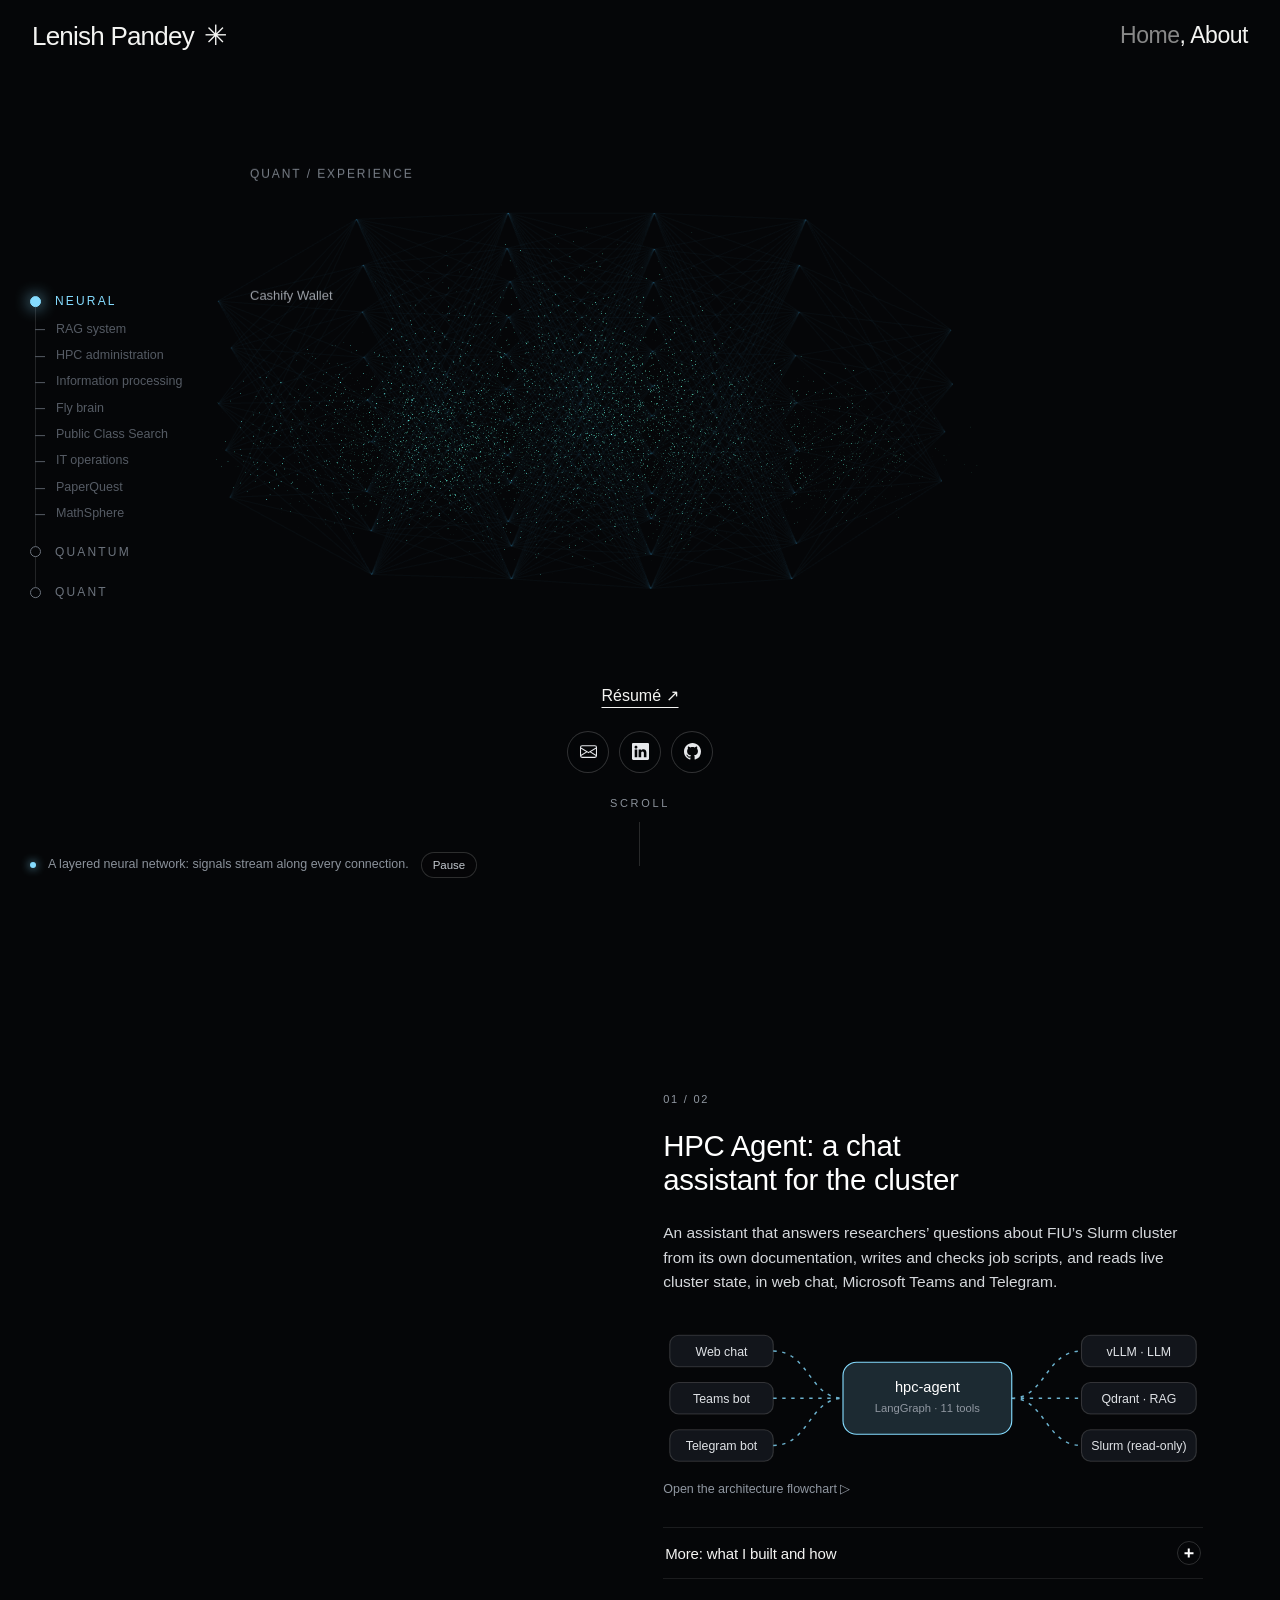
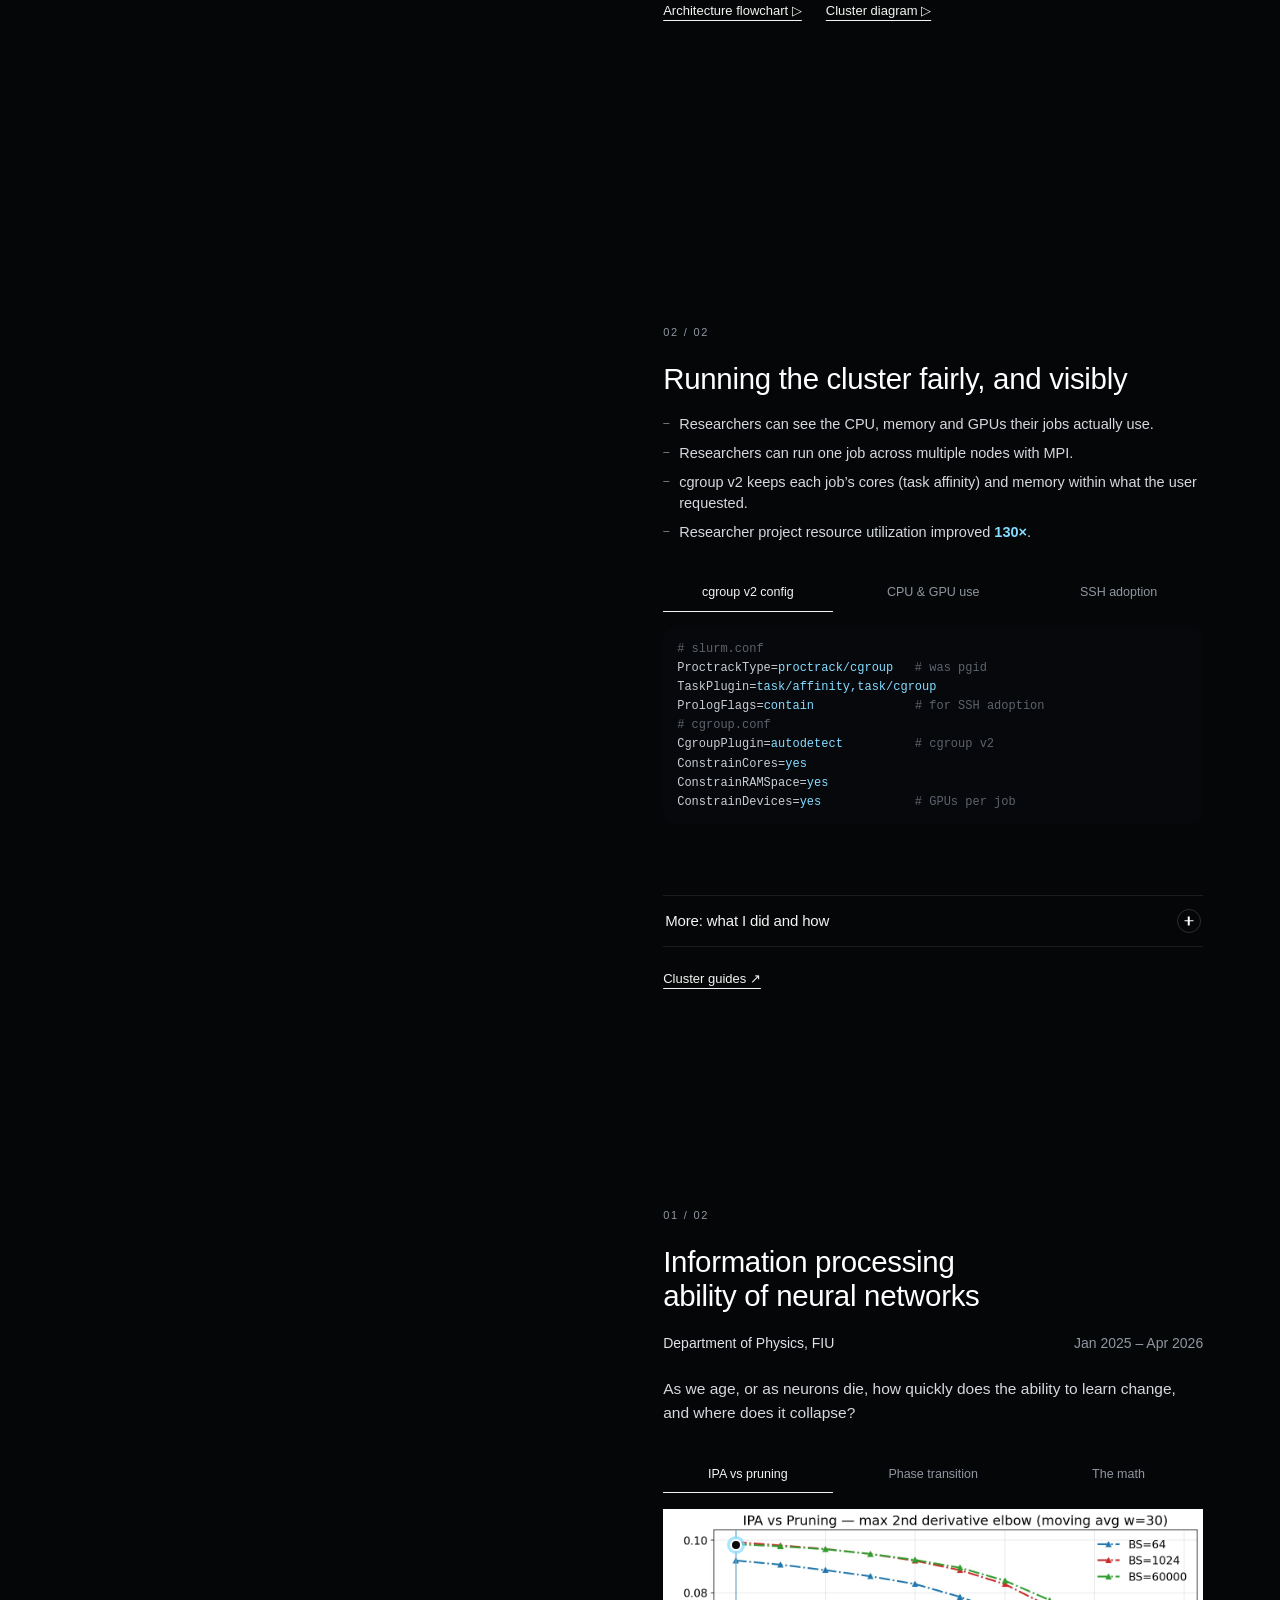
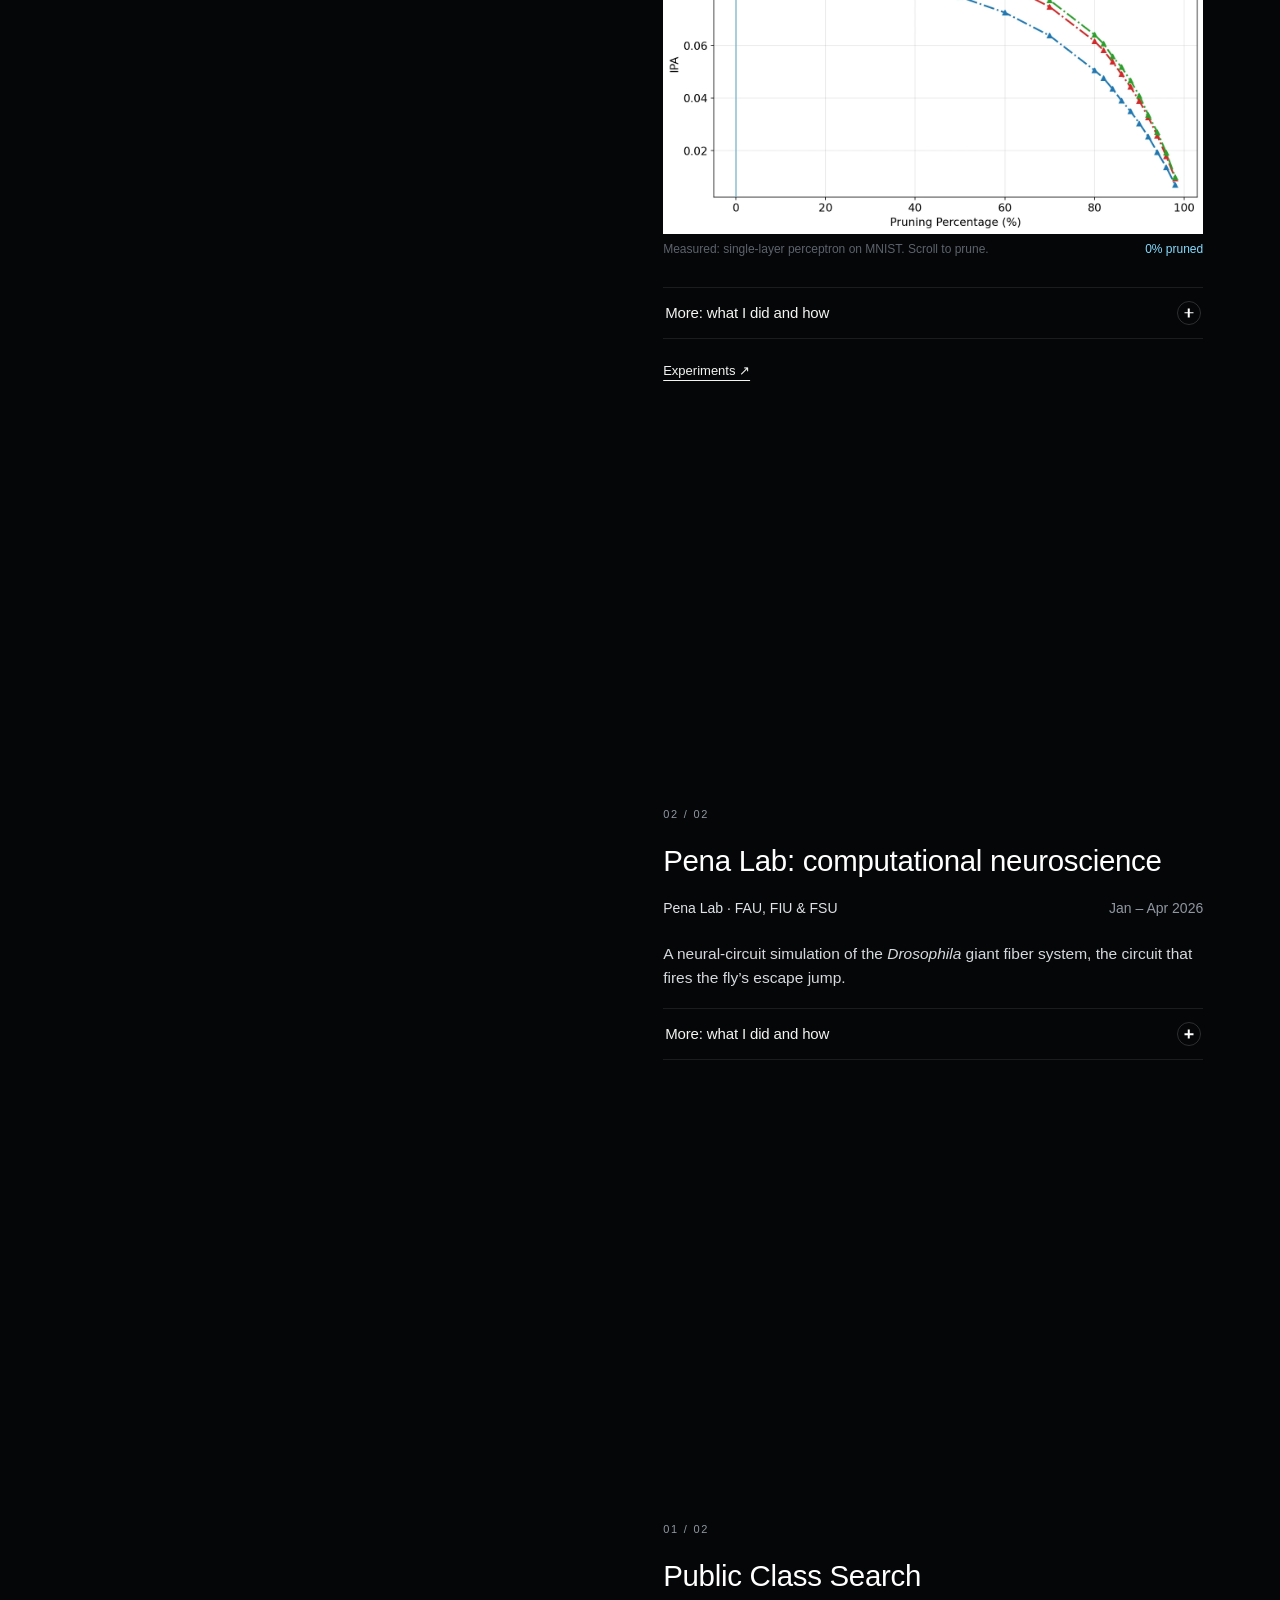
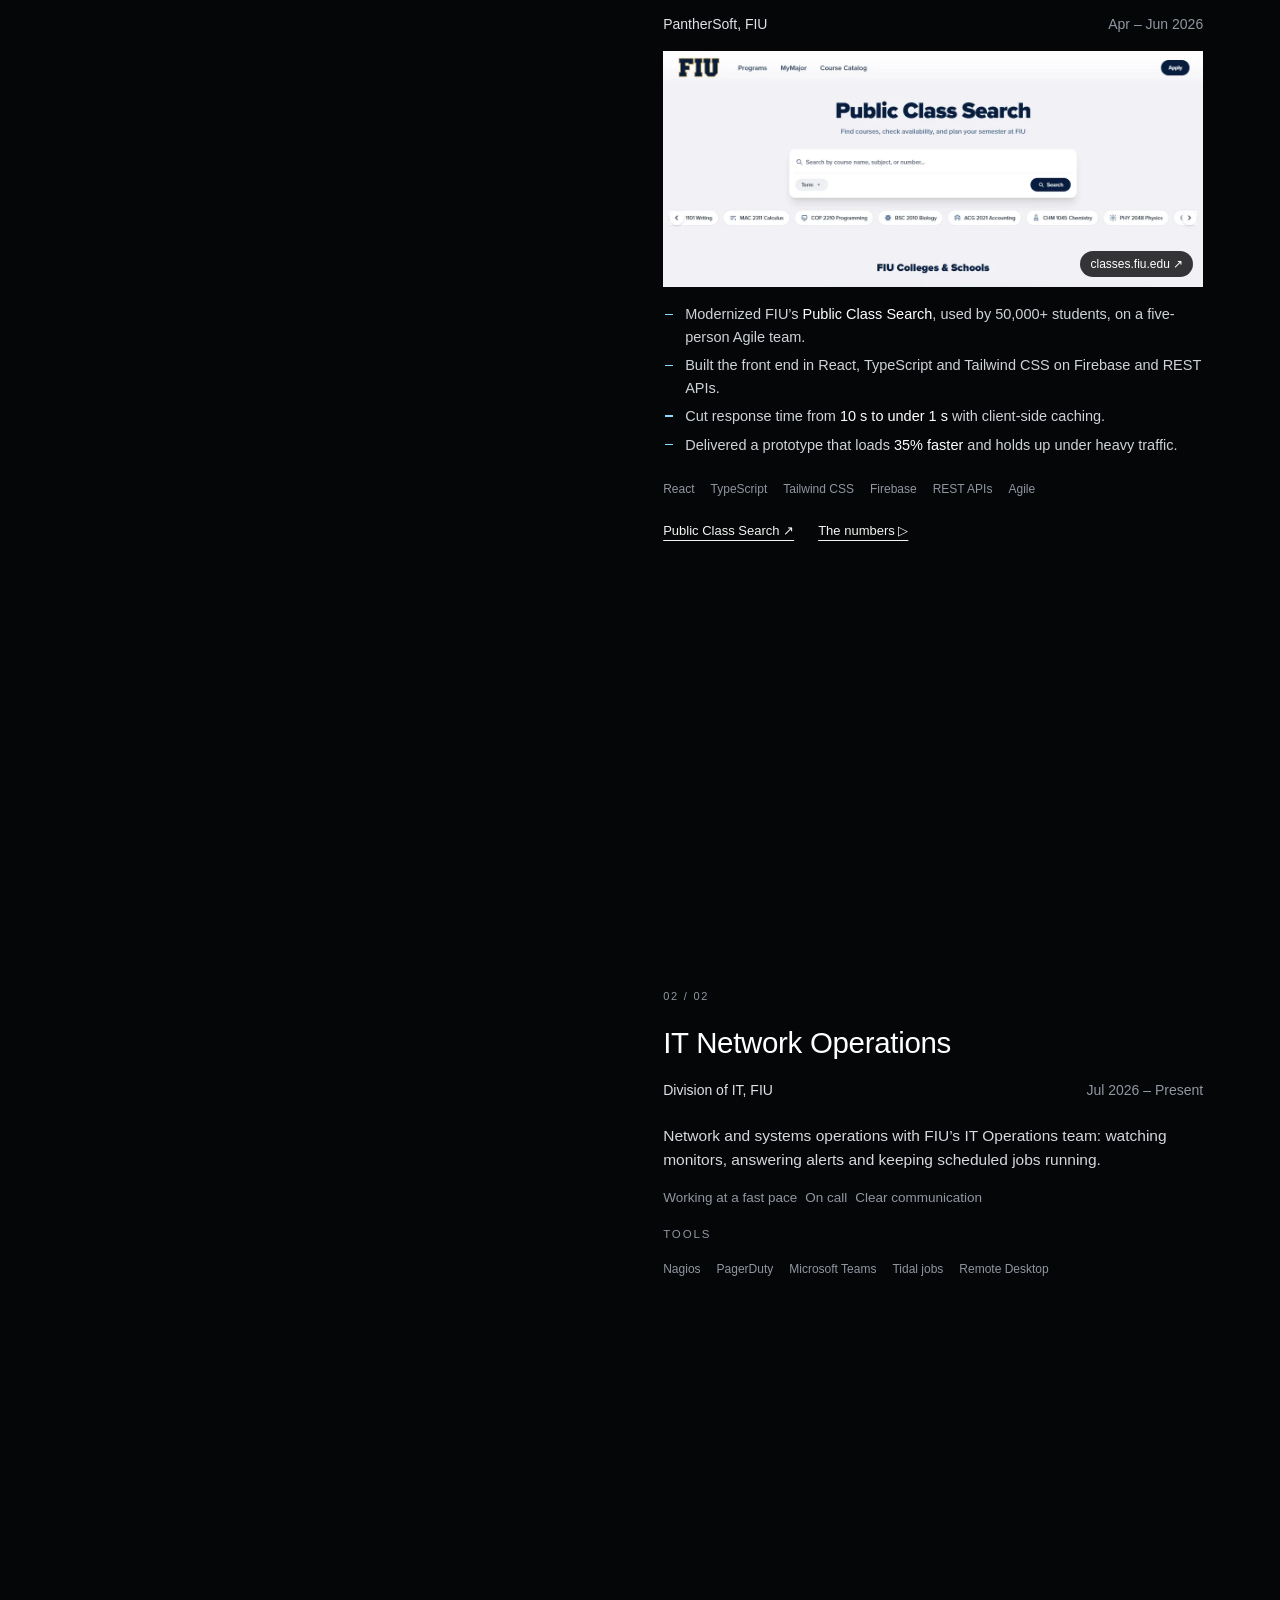
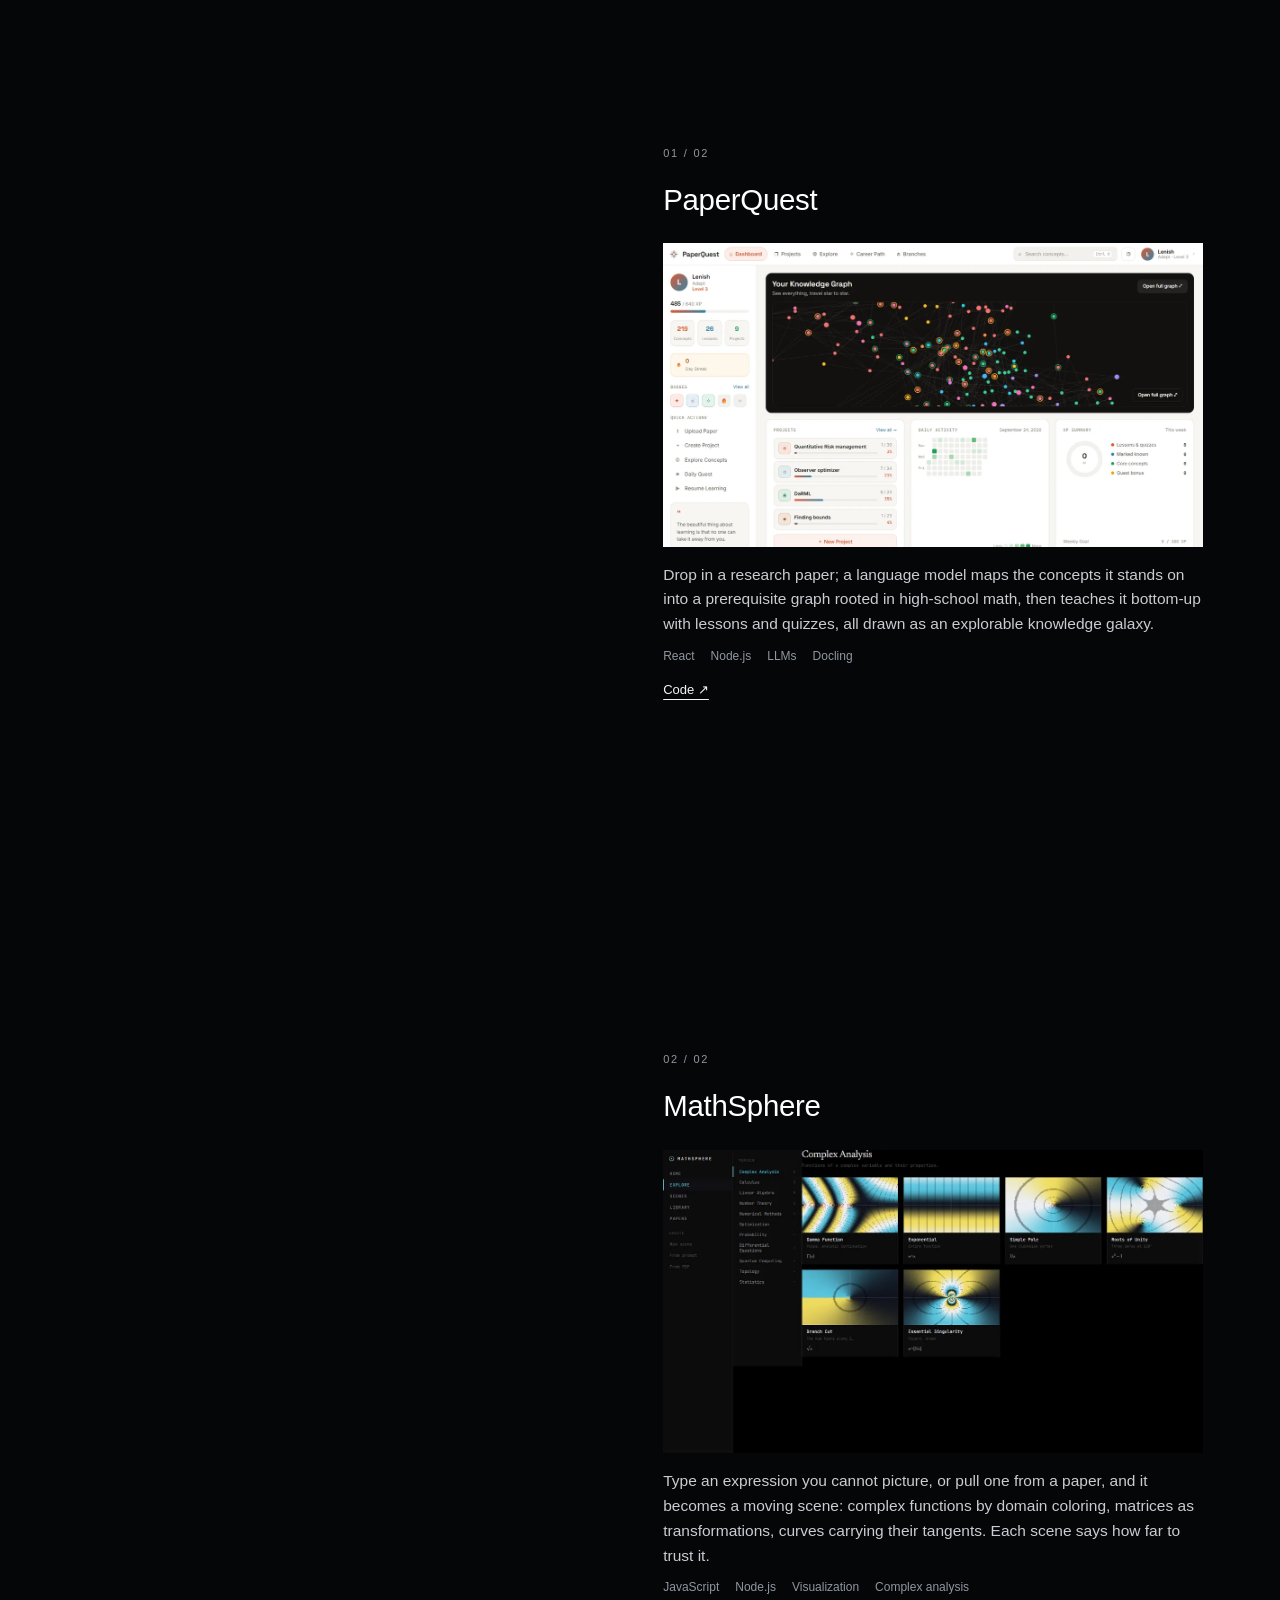
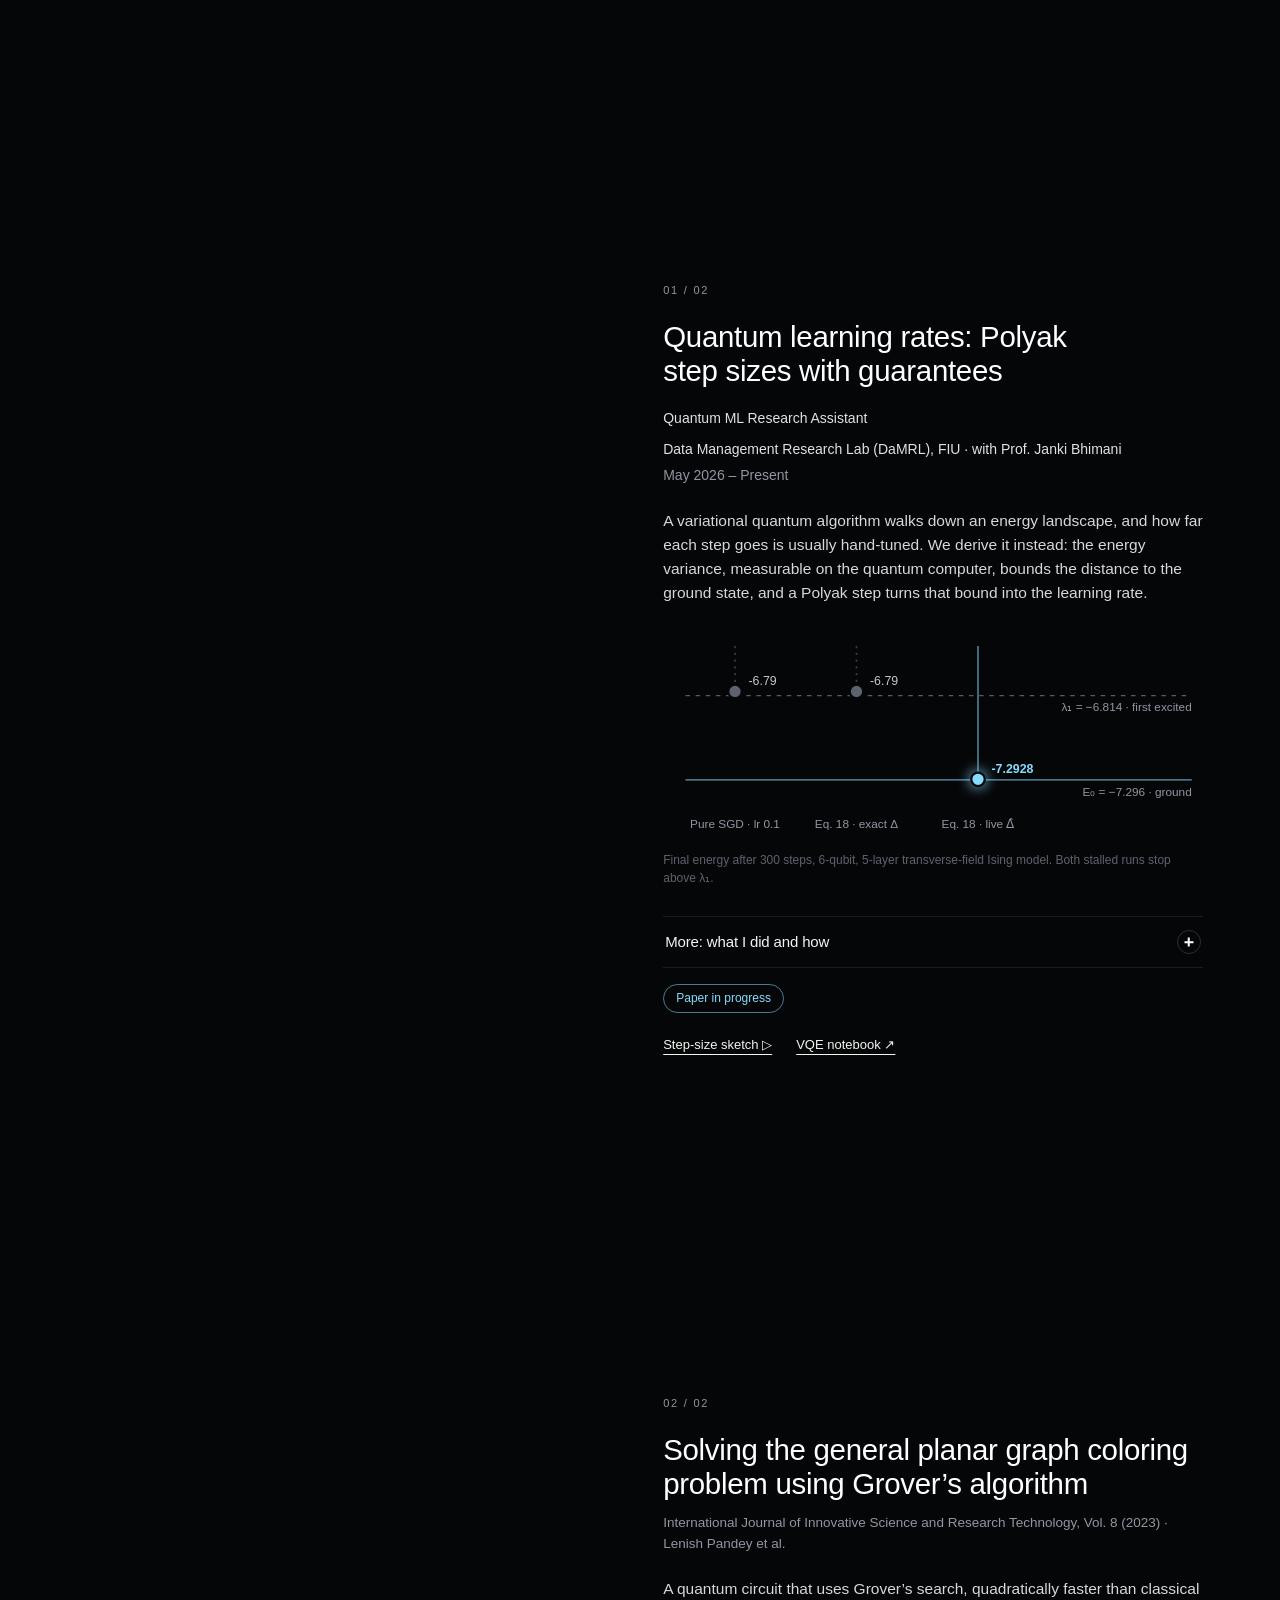
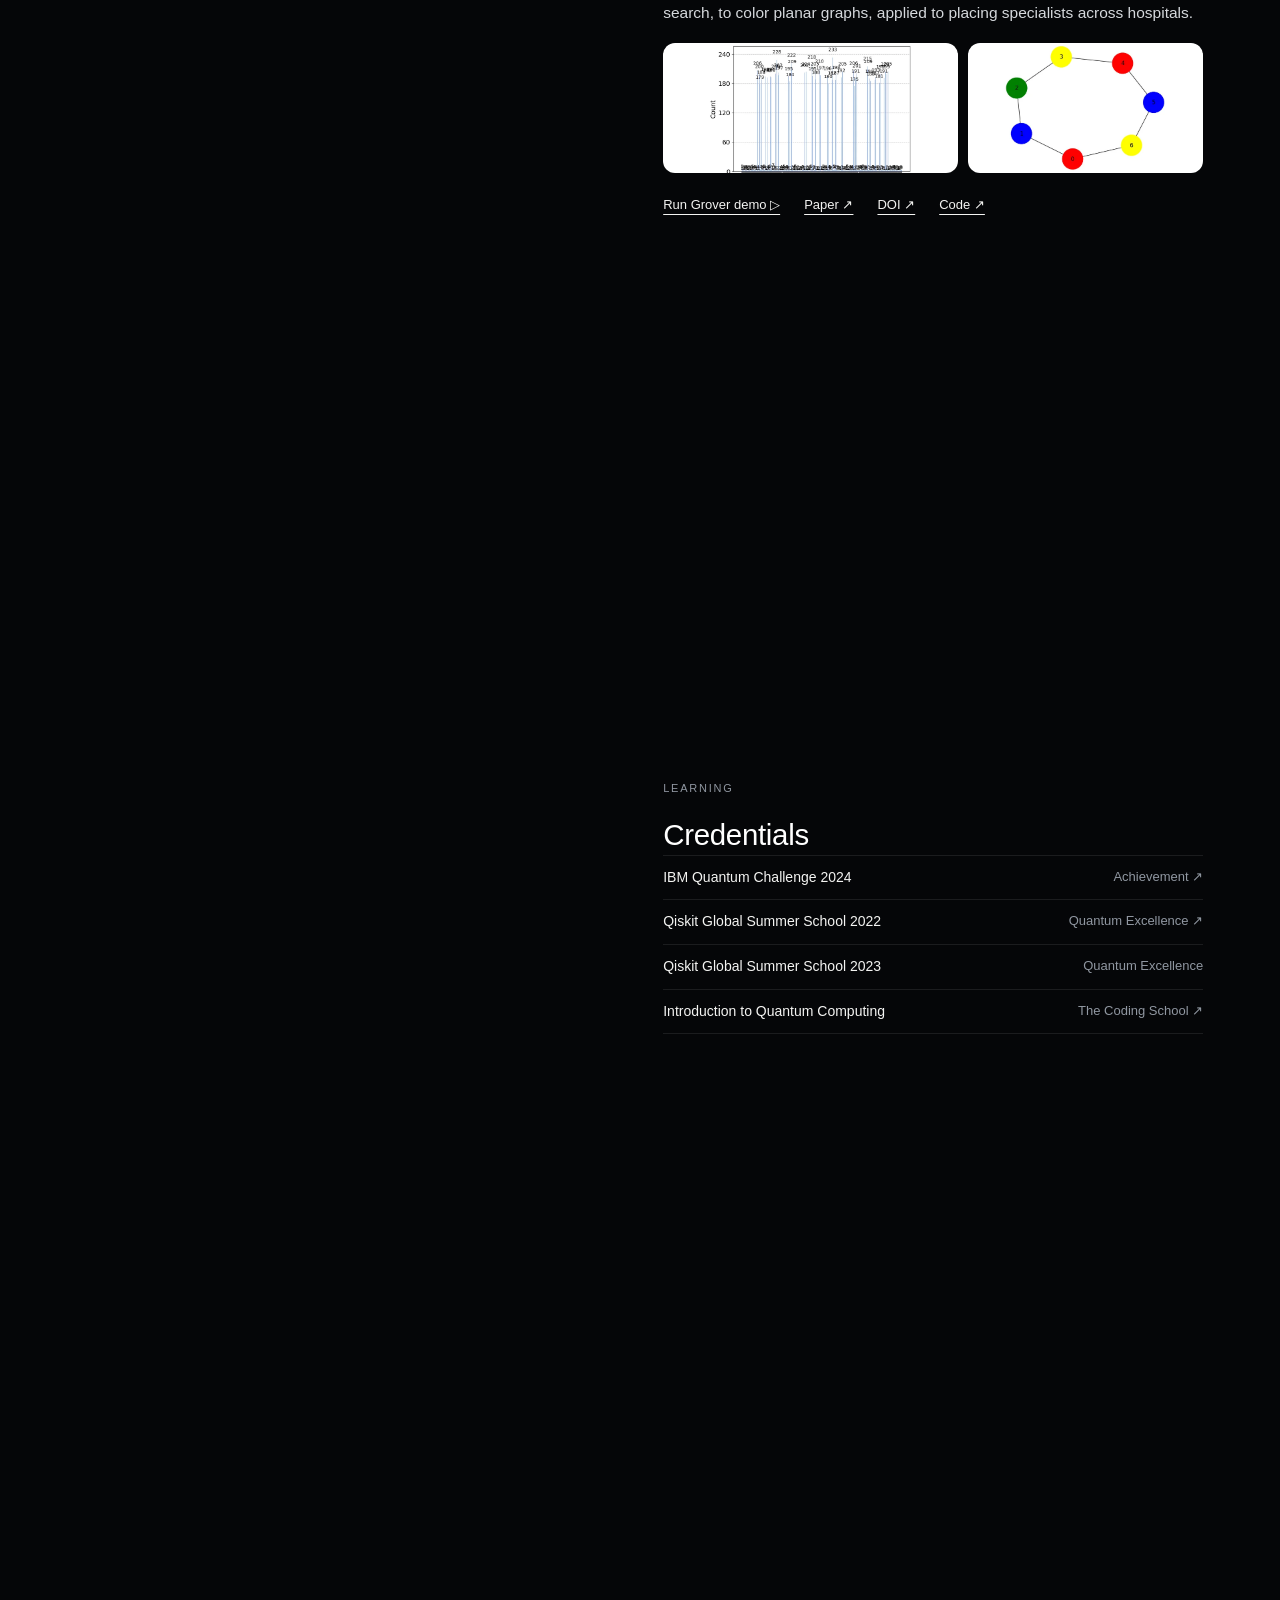
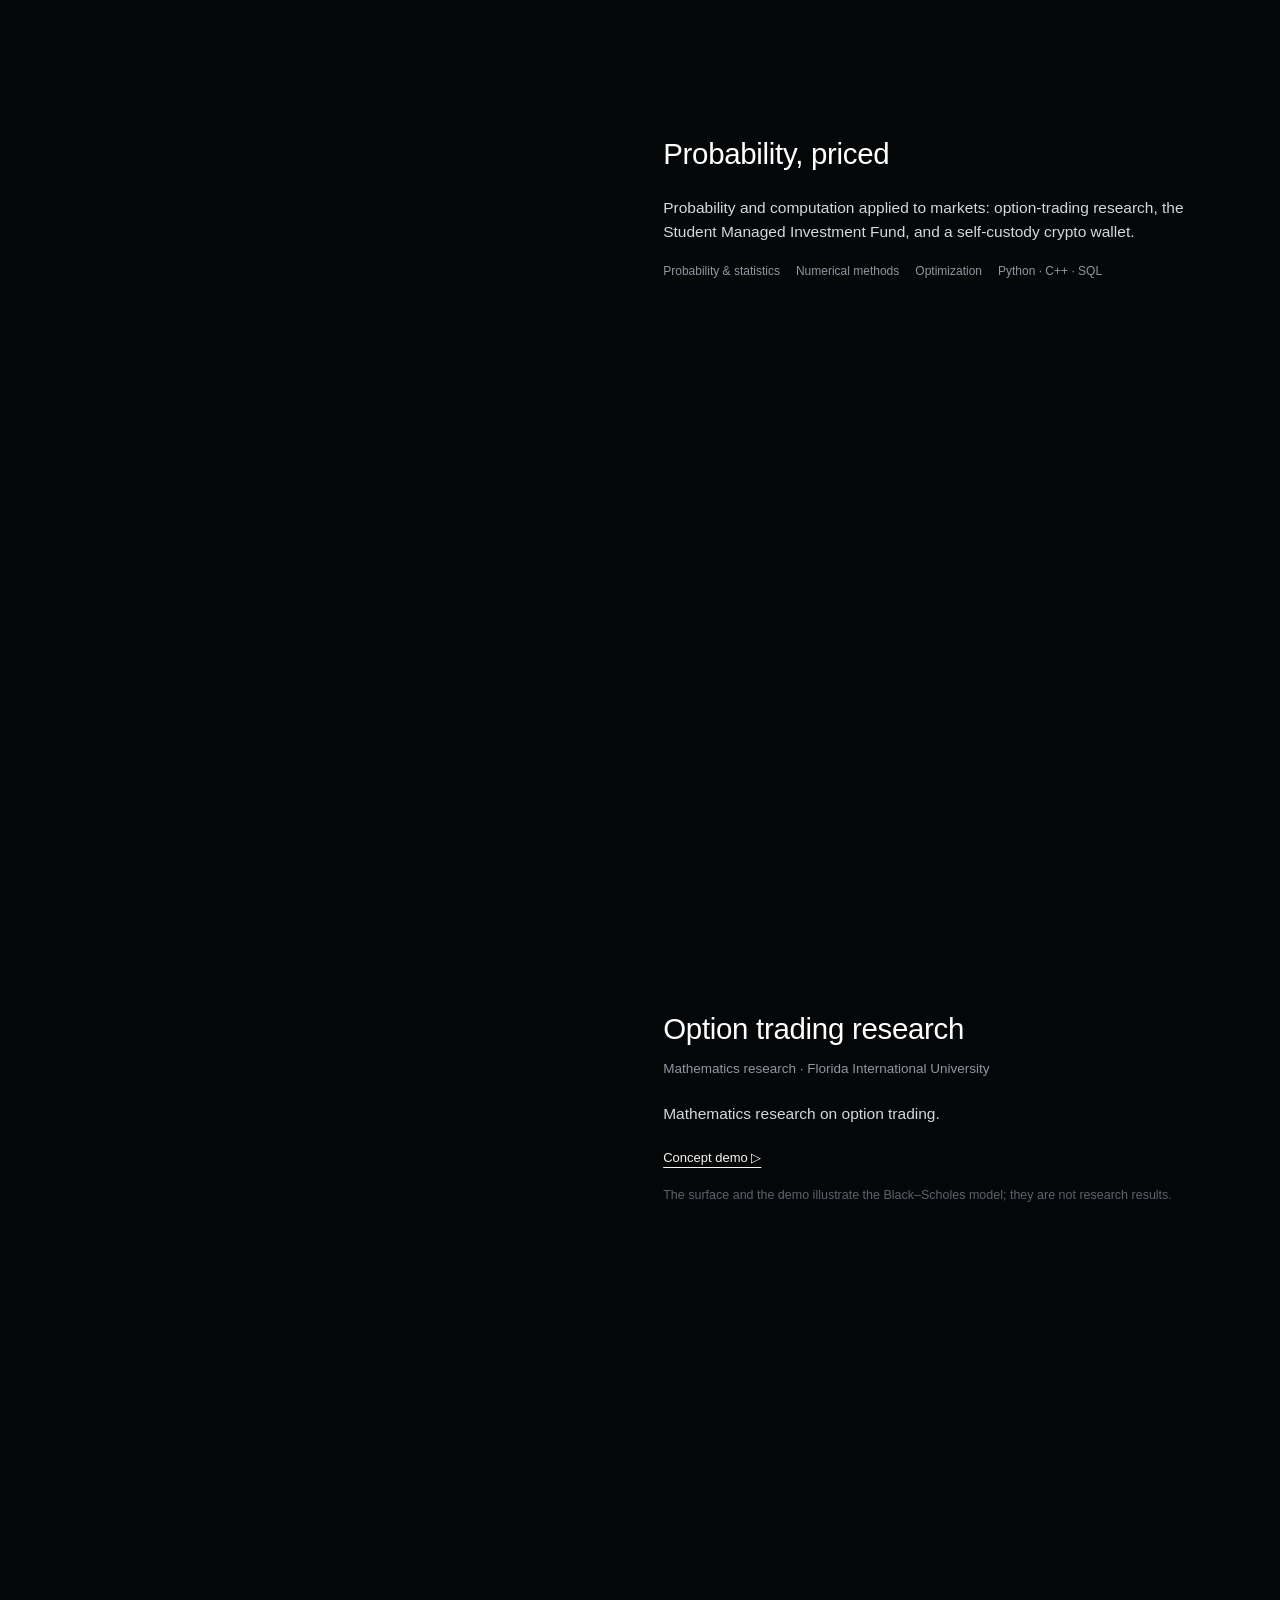
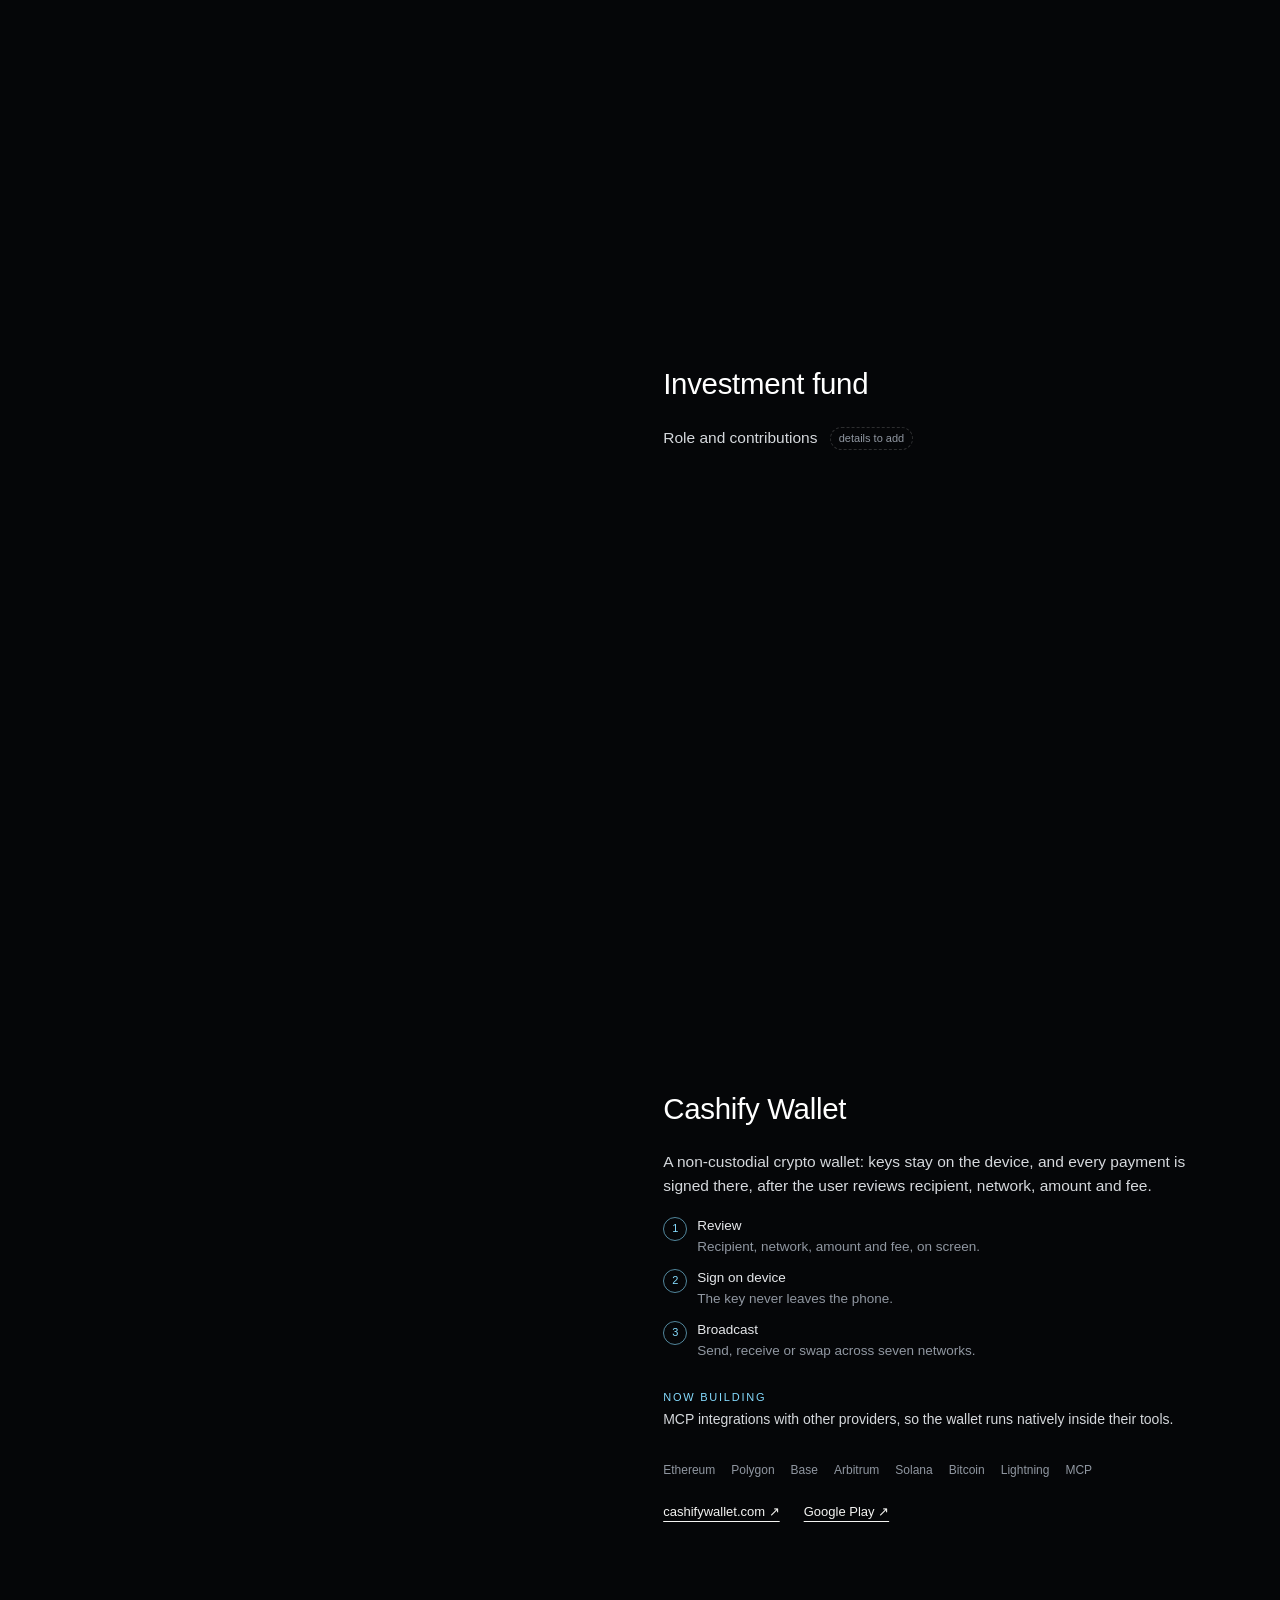
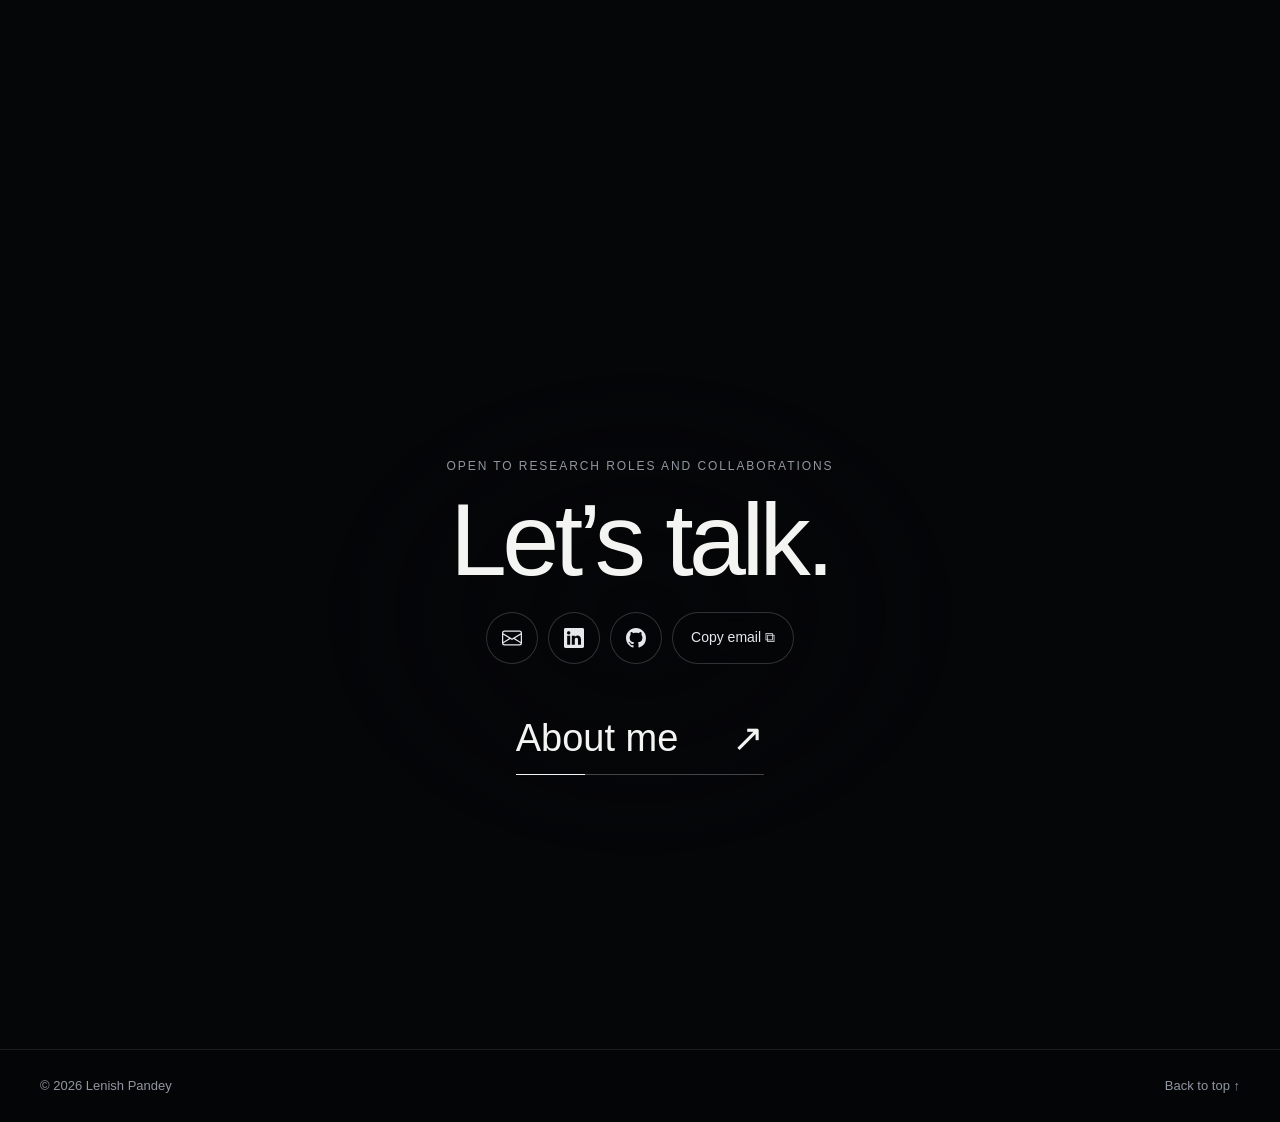
<file: index.html>
<!doctype html>
<html lang="en">
<head>
  <meta charset="utf-8"><meta name="viewport" content="width=device-width, initial-scale=1"><meta name="theme-color" content="#050608">
  <meta name="description" content="Lenish Pandey — mathematics student at FIU working across neural networks, quantum computing, and quantitative research.">
  <title>Lenish Pandey — Neural, Quantum &amp; Quant</title>
  <link rel="icon" href="assets/favicon.svg" type="image/svg+xml">
  <link rel="stylesheet" href="app.css?v=20260924f">
  <link rel="stylesheet" href="story.css?v=20260924f">
  <script src="viz.js?v=20260924f" defer></script><script src="app.js?v=20260924f" defer></script>
  <script src="story.js?v=20260924f" type="module"></script>
</head>
<body class="story" data-field="neural">
  <svg class="sprite" aria-hidden="true">
    <symbol id="i-mail" viewBox="0 0 16 16"><path d="M0 4a2 2 0 012-2h12a2 2 0 012 2v8a2 2 0 01-2 2H2a2 2 0 01-2-2V4zm2-1a1 1 0 00-1 1v.217l7 4.2 7-4.2V4a1 1 0 00-1-1H2zm13 2.383l-4.708 2.825L15 11.105V5.383zm-.034 6.876l-5.64-3.471L8 9.583l-1.326-.795-5.64 3.47A1 1 0 002 13h12a1 1 0 00.966-.741zM1 11.105l4.708-2.897L1 5.383v5.722z"/></symbol>
    <symbol id="i-in" viewBox="0 0 16 16"><path d="M0 1.146C0 .513.526 0 1.175 0h13.65C15.474 0 16 .513 16 1.146v13.708c0 .633-.526 1.146-1.175 1.146H1.175C.526 16 0 15.487 0 14.854V1.146zm4.943 12.248V6.169H2.542v7.225h2.401zm-1.2-8.212c.837 0 1.358-.554 1.358-1.248-.015-.709-.52-1.248-1.342-1.248-.822 0-1.359.54-1.359 1.248 0 .694.521 1.248 1.327 1.248h.016zm4.908 8.212V9.359c0-.216.016-.432.08-.586.173-.431.568-.878 1.232-.878.869 0 1.216.662 1.216 1.634v3.865h2.401V9.25c0-2.22-1.184-3.252-2.764-3.252-1.274 0-1.845.7-2.165 1.193v.025h-.016l.016-.025V6.169h-2.4c.03.678 0 7.225 0 7.225h2.4z"/></symbol>
    <symbol id="i-gh" viewBox="0 0 16 16"><path d="M8 0C3.58 0 0 3.58 0 8c0 3.54 2.29 6.53 5.47 7.59.4.07.55-.17.55-.38 0-.19-.01-.82-.01-1.49-2.01.37-2.53-.49-2.69-.94-.09-.23-.48-.94-.82-1.13-.28-.15-.68-.52-.01-.53.63-.01 1.08.58 1.23.82.72 1.21 1.87.87 2.33.66.07-.52.28-.87.51-1.07-1.78-.2-3.64-.89-3.64-3.95 0-.87.31-1.59.82-2.15-.08-.2-.36-1.02.08-2.12 0 0 .67-.21 2.2.82.64-.18 1.32-.27 2-.27.68 0 1.36.09 2 .27 1.53-1.04 2.2-.82 2.2-.82.44 1.1.16 1.92.08 2.12.51.56.82 1.27.82 2.15 0 3.07-1.87 3.75-3.65 3.95.29.25.54.73.54 1.48 0 1.07-.01 1.93-.01 2.2 0 .21.15.46.55.38A8.013 8.013 0 0016 8c0-4.42-3.58-8-8-8z"/></symbol>
  </svg>
  <a class="skip-link" href="#neural">Skip to work</a>
  <canvas id="particles" aria-hidden="true"></canvas>
  <div class="shade" aria-hidden="true"></div>

  <header class="nav" id="nav">
    <a class="logo" href="index.html" aria-label="Lenish Pandey, home">Lenish Pandey<span aria-hidden="true">✳︎</span></a>
    <nav class="nav-links" aria-label="Main"><a href="index.html" aria-current="page">Home</a>, <a href="about.html">About</a></nav>
    <button class="burger" aria-label="Open menu" aria-expanded="false" aria-controls="menu"><i></i><i></i><i></i></button>
  </header>
  <div class="menu" id="menu"><a href="index.html">Home</a><a href="about.html">About</a></div>

  <!-- Field rail: where you are in the story. Desktop: left edge with each field's steps; phones: a strip under the nav. -->
  <nav class="rail" aria-label="Fields">
    <ol>
      <li data-chapter="neural"><a class="ch" href="#neural"><i></i><span>Neural</span></a>
        <div class="steps"><ol>
          <li><a href="#rag">RAG system</a></li><li><a href="#hpc">HPC administration</a></li><li><a href="#ipa">Information processing</a></li>
          <li><a href="#neuro">Fly brain</a></li><li><a href="#roles">Public Class Search</a></li><li><a href="#it-operations">IT operations</a></li>
          <li><a href="#projects">PaperQuest</a></li><li><a href="#mathsphere">MathSphere</a></li>
        </ol></div></li>
      <li data-chapter="quantum"><a class="ch" href="#quantum"><i></i><span>Quantum</span></a>
        <div class="steps"><ol><li><a href="#quantum">Learning rates</a></li><li><a href="#grover">Grover coloring</a></li><li><a href="#credentials">Credentials</a></li></ol></div></li>
      <li data-chapter="quant"><a class="ch" href="#quant"><i></i><span>Quant</span></a>
        <div class="steps"><ol><li><a href="#quant">Markets</a></li><li><a href="#options">Option trading</a></li><li><a href="#smif">Investment fund</a></li><li><a href="#cashify">Cashify wallet</a></li></ol></div></li>
    </ol>
  </nav>

  <p class="caption" aria-live="polite"><i aria-hidden="true"></i><span id="caption"></span><button type="button" id="motion" aria-pressed="false">Pause</button></p>

  <main>
    <section class="step hero-step" data-form="neural.constellation" data-frame="hero" data-caption="A layered neural network: signals stream along every connection." aria-labelledby="hero-title">
      <h1 id="hero-title" class="sr-only">Lenish Pandey — neural networks, quantum computing and quantitative research</h1>
      <div class="hero-foot">
        <a class="resume-link" href="resume.html" target="_blank" rel="noopener">Résumé ↗</a>
        <div class="icons" aria-label="Contact">
          <a class="icon" href="mailto:lenishpandeynepal@gmail.com" aria-label="Email"><svg><use href="#i-mail"/></svg></a>
          <a class="icon" href="https://www.linkedin.com/in/lenish-pandey-830720214/" target="_blank" rel="noopener noreferrer" aria-label="LinkedIn"><svg><use href="#i-in"/></svg></a>
          <a class="icon" href="https://github.com/lenishu" target="_blank" rel="noopener noreferrer" aria-label="GitHub"><svg><use href="#i-gh"/></svg></a>
        </div>
        <a class="scroll-cue" href="#rag"><span>Scroll</span><i aria-hidden="true"></i></a>
      </div>
    </section>

    <!-- ============================== NEURAL ============================== -->
    <div class="chapter" id="neural" data-chapter="neural">
      <div class="experience-sequence" aria-labelledby="hpc-role-title">
        <div class="role-heading-track">
          <header class="role-heading">
            <p class="kicker">Neural / Experience</p>
            <h2 id="hpc-role-title">HPC Administration &amp; Operations Intern</h2>
            <p>Instructional &amp; Research Computing Center, FIU</p>
            <p class="tenure">Jun 2026 – Present</p>
          </header>
        </div>
      <section class="step" id="rag" data-form="neural.rag" data-caption="RAG pipeline: documents are chunked and embedded; a question retrieves its nearest passages; the model answers from them.">
        <article class="entry job">
          <h3 class="project"><span class="project-index">01 / 02</span>HPC Agent: a chat assistant for the cluster</h3>
          <p class="lead">An assistant that answers researchers’ questions about FIU’s Slurm cluster from its own documentation, writes and checks job scripts, and reads live cluster state, in web chat, Microsoft Teams and Telegram.</p>
          <button type="button" class="arch-thumb" data-demo="architecture" aria-label="Open the architecture flowchart">
            <svg viewBox="0 0 480 132" aria-hidden="true">
              <g class="at-col"><rect x="6" y="10" width="92" height="28" rx="8"/><text x="52" y="28">Web chat</text><rect x="6" y="52" width="92" height="28" rx="8"/><text x="52" y="70">Teams bot</text><rect x="6" y="94" width="92" height="28" rx="8"/><text x="52" y="112">Telegram bot</text></g>
              <path class="at-wire" d="M98 24 C 130 24, 130 66, 160 66 M98 66 H160 M98 108 C 130 108, 130 66, 160 66"/>
              <g class="at-core"><rect x="160" y="34" width="150" height="64" rx="12"/><text x="235" y="60">hpc-agent</text><text class="at-sub" x="235" y="78">LangGraph · 11 tools</text></g>
              <path class="at-wire" d="M310 66 C 340 66, 340 24, 372 24 M310 66 H372 M310 66 C 340 66, 340 108, 372 108"/>
              <g class="at-col"><rect x="372" y="10" width="102" height="28" rx="8"/><text x="423" y="28">vLLM · LLM</text><rect x="372" y="52" width="102" height="28" rx="8"/><text x="423" y="70">Qdrant · RAG</text><rect x="372" y="94" width="102" height="28" rx="8"/><text x="423" y="112">Slurm (read-only)</text></g>
            </svg>
            <span>Open the architecture flowchart ▷</span>
          </button>
          <div class="acc more"><button type="button" aria-expanded="false">More: what I built and how<span class="plus" aria-hidden="true"></span></button>
            <div class="acc-body"><div>
              <h4 class="sub">What I did and how</h4>
              <ul class="points">
                <li>Built an OpenAI-compatible API (FastAPI) around <b>gpt-oss-120b</b> served by vLLM, driven by a LangGraph tool-calling loop.</li>
                <li>Ingested the cluster documentation into <b>Qdrant</b>: paragraph-aware 512-character chunks, <b>nomic-embed-text</b> vector embeddings, top-5 passages per question.</li>
                <li>Wrote 11 tools: generate and validate Slurm scripts against real partitions, QoS and GPU limits; diagnose job errors; query the cluster live (sinfo, squeue, sacct, quotas) over allowlisted, read-only SSH.</li>
                <li>Shipped a <b>Microsoft Teams bot</b> (M365 Agents SDK, Adaptive Cards for tables and scripts) and a <b>Telegram bot</b> as thin adapters; a 👍 writes the answer back into the knowledge base.</li>
                <li>Deployed every component as its own workload on Kubernetes.</li>
              </ul>
              <h4 class="sub">By the numbers</h4>
              <div class="metrics three"><div class="metric"><b>3</b><span>channels: web, Teams, Telegram</span></div><div class="metric"><b>11</b><span>tools the model can call</span></div><div class="metric"><b>0</b><span>write paths to the cluster</span></div></div>
              <h4 class="sub">Skills &amp; tools</h4>
              <div class="chips"><span>RAG</span><span>Vector embeddings</span><span>Qdrant</span><span>Oracle</span><span>LLMs</span><span>vLLM</span><span>LangGraph</span><span>FastAPI</span><span>Microsoft Teams bot</span><span>Telegram bot</span><span>Kubernetes</span></div>
            </div></div></div>
          <div class="links"><button class="link-pill primary" data-demo="architecture">Architecture flowchart ▷</button><button class="link-pill" data-demo="hpc">Cluster diagram ▷</button></div>
        </article>
      </section>

      <section class="step" id="hpc" data-form="neural.hpc" data-caption="HPC cluster: racks of compute blades running jobs, leaf and spine switches, MPI traffic between blades.">
        <article class="entry job">
          <h3 class="project"><span class="project-index">02 / 02</span>Running the cluster fairly, and visibly</h3>
          <ul class="outcomes">
            <li>Researchers can see the CPU, memory and GPUs their jobs actually use.</li>
            <li>Researchers can run one job across multiple nodes with MPI.</li>
            <li>cgroup v2 keeps each job’s cores (task affinity) and memory within what the user requested.</li>
            <li>Researcher project resource utilization improved <b>130×</b>.</li>
          </ul>
          <figure class="fig">
            <div class="fig-tabs" role="tablist" aria-label="Cluster configuration">
              <button type="button" role="tab" id="tab-cgroup" aria-controls="panel-cgroup" aria-selected="true">cgroup v2 config</button>
              <button type="button" role="tab" id="tab-usage" aria-controls="panel-usage" aria-selected="false" tabindex="-1">CPU &amp; GPU use</button>
              <button type="button" role="tab" id="tab-adopt" aria-controls="panel-adopt" aria-selected="false" tabindex="-1">SSH adoption</button>
            </div>
            <div class="fig-panels">
              <div role="tabpanel" id="panel-cgroup" aria-labelledby="tab-cgroup" class="on">
<pre class="code"><span class="c"># slurm.conf</span>
ProctrackType=<b>proctrack/cgroup</b>   <span class="c"># was pgid</span>
TaskPlugin=<b>task/affinity,task/cgroup</b>
PrologFlags=<b>contain</b>              <span class="c"># for SSH adoption</span>
<span class="c"># cgroup.conf</span>
CgroupPlugin=<b>autodetect</b>          <span class="c"># cgroup v2</span>
ConstrainCores=<b>yes</b>
ConstrainRAMSpace=<b>yes</b>
ConstrainDevices=<b>yes</b>             <span class="c"># GPUs per job</span></pre>
              </div>
              <div role="tabpanel" id="panel-usage" aria-labelledby="tab-usage"><div class="grafana" data-grafana></div></div>
              <div role="tabpanel" id="panel-adopt" aria-labelledby="tab-adopt">
                <ol class="adopt-mini">
                  <li class="no"><b>No job on the node</b><span>SSH denied</span></li>
                  <li class="yes"><b>Job running on the node</b><span>SSH allowed, placed inside the job’s cgroup</span></li>
                  <li class="root"><b>Administrator</b><span>always allowed</span></li>
                </ol>
                <button type="button" class="link-pill" data-demo="adopt">pam_slurm_adopt flowchart ▷</button>
              </div>
            </div>
          </figure>
          <div class="acc more"><button type="button" aria-expanded="false">More: what I did and how<span class="plus" aria-hidden="true"></span></button>
            <div class="acc-body"><div>
              <h4 class="sub">What I did and how <small>select one; the cluster on the left shows it</small></h4>
              <div class="acc-group" data-focus-form="neural.hpc">
                <div class="acc" data-focus="optimize"><button type="button" aria-expanded="false">Optimizing code for resources<span class="plus" aria-hidden="true"></span></button>
                  <div class="acc-body"><div><p>Prometheus collects CPU, memory and GPU metrics from every node; Grafana dashboards show each job’s real use next to what it requested, so code and requests can be tuned to match.</p></div></div></div>
                <div class="acc" data-focus="mpi"><button type="button" aria-expanded="false">MPI<span class="plus" aria-hidden="true"></span></button>
                  <div class="acc-body"><div><p>Set up OpenMPI workflows so one job spans several nodes. A 16,384 × 16,384 matrix multiply ran 6.1× faster than one core on 8 ranks across 2 nodes, at 76% parallel efficiency.</p><div class="mpi-bars" data-mpi></div></div></div></div>
                <div class="acc" data-focus="cgroup"><button type="button" aria-expanded="false">cgroup v2 and pam_slurm_adopt<span class="plus" aria-hidden="true"></span></button>
                  <div class="acc-body"><div><p>Moved Slurm from process-group tracking to cgroup v2 containment, then added pam_slurm_adopt: SSH into a compute node works only while you have a job there, and lands inside that job’s cgroup. Proved it on the test cluster first: rebuilt Slurm with dbus so the cgroup v2 plugin existed, fixed SELinux on the daemons, and wired PAM through an authselect profile.</p></div></div></div>
                <div class="acc" data-focus="optimize"><button type="button" aria-expanded="false">Slurm &amp; xCAT operations<span class="plus" aria-hidden="true"></span></button>
                  <div class="acc-body"><div><p>Node provisioning with xCAT and scheduling with Slurm, for research computing and AI/ML inference. The guides I wrote for the cluster:</p><p><a class="link-pill" href="https://github.com/lenishu/HPC-IRCC" target="_blank" rel="noopener noreferrer">Cluster guides ↗</a></p></div></div></div>
              </div>
              <h4 class="sub">By the numbers</h4>
              <div class="metrics three"><div class="metric"><b>130×</b><span>researcher resource utilization</span></div><div class="metric"><b>6.1×</b><span>MPI speedup, 2 nodes</span></div><div class="metric"><b>3</b><span>limits enforced per job: cores, memory, GPUs</span></div></div>
              <h4 class="sub">Skills &amp; tools</h4>
              <div class="chips"><span>Slurm</span><span>xCAT</span><span>cgroup v2</span><span>pam_slurm_adopt</span><span>PAM</span><span>OpenMPI</span><span>Prometheus</span><span>Grafana</span><span>Linux</span><span>SELinux</span></div>
            </div></div></div>
          <div class="links"><a class="link-pill" href="https://github.com/lenishu/HPC-IRCC" target="_blank" rel="noopener noreferrer">Cluster guides ↗</a></div>
        </article>
      </section>

      </div>

      <div class="experience-sequence" aria-labelledby="research-heading">
        <div class="role-heading-track">
          <header class="role-heading">
            <p class="kicker">Neural / Research</p>
            <h2 id="research-heading">Undergraduate Research Assistant</h2>
            <p>Learning, information and neural circuits.</p>
          </header>
        </div>
      <section class="step" id="ipa" data-form="neural.densenet" data-caption="DenseNet: dense blocks where every layer feeds every later one. Scroll to remove connections at random.">
        <article class="entry research">

          <h3 class="project"><span class="project-index">01 / 02</span>Information processing ability of neural networks</h3>
          <p class="where"><span>Department of Physics, FIU</span><span>Jan 2025 – Apr 2026</span></p>
          <p class="lead">As we age, or as neurons die, how quickly does the ability to learn change, and where does it collapse?</p>
          <figure class="fig ipa-fig">
            <div class="fig-tabs" role="tablist" aria-label="Information processing ability">
              <button type="button" role="tab" id="tab-curve" aria-controls="panel-curve" aria-selected="true">IPA vs pruning</button>
              <button type="button" role="tab" id="tab-phase" aria-controls="panel-phase" aria-selected="false" tabindex="-1">Phase transition</button>
              <button type="button" role="tab" id="tab-math" aria-controls="panel-math" aria-selected="false" tabindex="-1">The math</button>
            </div>
            <div class="fig-panels">
              <div role="tabpanel" id="panel-curve" aria-labelledby="tab-curve" class="on">
                <div class="plot" id="ipa-plot">
                  <img src="assets/media/ipa-plot.webp" width="1320" height="794" alt="Measured IPA against pruning percentage for batch sizes 64, 1024 and 60,000: IPA falls slowly to about 60% pruned, then drops steeply toward zero near 98%." loading="lazy">
                  <i class="marker" id="ipa-marker" aria-hidden="true"></i><i class="dot" id="ipa-dot" aria-hidden="true"></i>
                </div>
                <p class="fig-cap"><span>Measured: single-layer perceptron on MNIST. Scroll to prune.</span><output id="ipa-read">0% pruned</output></p>
              </div>
              <div role="tabpanel" id="panel-phase" aria-labelledby="tab-phase">
                <div class="phase-grid">
                  <figure><svg viewBox="0 0 120 80" data-curve="magnet"></svg><figcaption>Magnet: order vanishes at the Curie point</figcaption></figure>
                  <figure><svg viewBox="0 0 120 80" data-curve="perc"></svg><figcaption>Percolation: the lattice stops spanning</figcaption></figure>
                  <figure><svg viewBox="0 0 120 80" data-curve="ipa"></svg><figcaption>Network: learning collapses</figcaption></figure>
                </div>
                <p>An <b>order parameter</b> collapses as a <b>control parameter</b> crosses a critical point. In a network the control is the fraction of connections removed and IPA is the order: the collapse sits near 80% for a single-layer perceptron and 90% for a CNN.</p>
              </div>
              <div role="tabpanel" id="panel-math" aria-labelledby="tab-math">
                <div class="formula" aria-label="IPA equals CE sub L over BN sub L">
                  <div><var>IPA</var> = <span class="frac"><span>CE<sub>L</sub></span><span>BN<sub>L</sub></span></span></div>
                  <p><var>CE<sub>L</sub></var> = ln 10 − <var>CE</var><sub>∞</sub>: how much loss the network removes, from random guessing on 10 classes.</p>
                  <p><var>BN<sub>L</sub></var>: the batches it takes to cover 90% of that drop, or how fast it learns.</p>
                </div>
              </div>
            </div>
          </figure>
          <div class="acc more"><button type="button" aria-expanded="false">More: what I did and how<span class="plus" aria-hidden="true"></span></button>
            <div class="acc-body"><div>
              <h4 class="sub">What I did and how</h4>
              <ul class="points">
                <li>Formulated a mathematical foundation for a model’s information processing ability (IPA): how much loss it removes, divided by how fast it removes it.</li>
                <li>Pruned networks step by step and measured IPA at each level, locating the elbow where learning collapses with the maximum of a smoothed second derivative.</li>
                <li>Visualized and studied the phase transition of neurons with a visualization tool, and related it to phase transitions in physics.</li>
              </ul>
              <h4 class="sub">By the numbers</h4>
              <div class="metrics three"><div class="metric"><b>≈80%</b><span>pruned before collapse, single-layer perceptron</span></div><div class="metric"><b>≈90%</b><span>pruned before collapse, CNN</span></div><div class="metric"><b>3</b><span>batch sizes compared: 64 to 60,000</span></div></div>
              <h4 class="sub">Skills &amp; tools</h4>
              <div class="chips"><span>Python</span><span>PyTorch</span><span>Scikit-learn</span><span>Optimization methods</span><span>Hyperparameter tuning</span><span>LaTeX</span></div>
            </div></div></div>
          <div class="links"><a class="link-pill primary" href="https://github.com/lenishu/physlab" target="_blank" rel="noopener noreferrer">Experiments ↗</a></div>
        </article>
      </section>

      <section class="step" id="neuro" data-form="neural.fly" data-caption="Fruit-fly brain after the FlyWire and hemibrain connectome maps: optic lobes, mushroom bodies, the central-complex compass.">
        <article class="entry research">

          <h3 class="project"><span class="project-index">02 / 02</span>Pena Lab: computational neuroscience</h3>
          <p class="where"><span>Pena Lab · FAU, FIU &amp; FSU</span><span>Jan – Apr 2026</span></p>
          <p class="lead">A neural-circuit simulation of the <i>Drosophila</i> giant fiber system, the circuit that fires the fly’s escape jump.</p>
          <div class="acc more"><button type="button" aria-expanded="false">More: what I did and how<span class="plus" aria-hidden="true"></span></button>
            <div class="acc-body"><div>
              <h4 class="sub">What I did and how</h4>
              <ul class="points">
                <li>Built the giant fiber system as a spiking neural-circuit model in BRIAN2.</li>
                <li>Led Docker, CI/CD and Git workshops for a research team spanning three universities.</li>
              </ul>
              <h4 class="sub">Skills &amp; tools</h4>
              <div class="chips"><span>BRIAN2</span><span>Python</span><span>Neural circuits</span><span>Docker</span><span>CI/CD</span><span>Git</span></div>
            </div></div></div>
        </article>
      </section>
      </div>

      <div class="experience-sequence" aria-labelledby="software-heading">
        <div class="role-heading-track">
          <header class="role-heading">
            <p class="kicker">Neural / Experience</p>
            <h2 id="software-heading">Software Engineering</h2>
            <p>Software, networks and systems at FIU.</p>
          </header>
        </div>
      <section class="step" id="roles" data-form="neural.net" data-caption="Campus network: core routers, distribution and access switches. A core link fails and traffic reroutes around it.">
        <article class="entry job spotlight">
            <h3 class="project"><span class="project-index">01 / 02</span>Public Class Search</h3>
            <p class="where"><span>PantherSoft, FIU</span><span>Apr – Jun 2026</span></p>
            <a class="shot" href="https://classes.fiu.edu/" target="_blank" rel="noopener noreferrer"><img src="assets/media/fiu-class-search.webp" alt="FIU Public Class Search home page" loading="lazy"><span>classes.fiu.edu ↗</span></a>
            <ul class="points tight">
              <li>Modernized FIU’s <b>Public Class Search</b>, used by 50,000+ students, on a five-person Agile team.</li>
              <li>Built the front end in React, TypeScript and Tailwind CSS on Firebase and REST APIs.</li>
              <li>Cut response time from <b>10 s to under 1 s</b> with client-side caching.</li>
              <li>Delivered a prototype that loads <b>35% faster</b> and holds up under heavy traffic.</li>
            </ul>
            <div class="chips"><span>React</span><span>TypeScript</span><span>Tailwind CSS</span><span>Firebase</span><span>REST APIs</span><span>Agile</span></div>
            <div class="links"><a class="link-pill primary" href="https://classes.fiu.edu/" target="_blank" rel="noopener noreferrer">Public Class Search ↗</a><button class="link-pill" data-demo="panthersoft">The numbers ▷</button></div>
          </article>
      </section>

      <section class="step" id="it-operations" data-form="neural.net" data-caption="Campus network: core routers, distribution and access switches. A core link fails and traffic reroutes around it.">
        <article class="entry job">
            <h3 class="project"><span class="project-index">02 / 02</span>IT Network Operations</h3>
            <p class="where"><span>Division of IT, FIU</span><span>Jul 2026 – Present</span></p>
            <p class="lead">Network and systems operations with FIU’s IT Operations team: watching monitors, answering alerts and keeping scheduled jobs running.</p>
            <div class="skill-row"><span>Working at a fast pace</span><span>On call</span><span>Clear communication</span></div>
            <h4 class="sub">Tools</h4>
            <div class="chips"><span>Nagios</span><span>PagerDuty</span><span>Microsoft Teams</span><span>Tidal jobs</span><span>Remote Desktop</span></div>
          </article>
      </section>
      </div>

      <div class="experience-sequence" aria-labelledby="personal-heading">
        <div class="role-heading-track">
          <header class="role-heading">
            <p class="kicker">Neural / Independent</p>
            <h2 id="personal-heading">Personal Projects</h2>
            <p>Tools for learning and exploring ideas.</p>
          </header>
        </div>
      <section class="step" id="projects" data-form="neural.brain" data-caption="A human brain: waves of activity spread over the cortex while signals run through white-matter tracts.">
        <article class="entry">
          <h3 class="project"><span class="project-index">01 / 02</span>PaperQuest</h3>
          <div class="proj big">
            <img src="assets/media/paperquest-app.webp" alt="PaperQuest dashboard: a knowledge graph of concepts, projects in progress and daily activity" loading="lazy">
            <div><p>Drop in a research paper; a language model maps the concepts it stands on into a prerequisite graph rooted in high-school math, then teaches it bottom-up with lessons and quizzes, all drawn as an explorable knowledge galaxy.</p>
              <div class="chips"><span>React</span><span>Node.js</span><span>LLMs</span><span>Docling</span></div>
              <div class="links"><a class="link-pill" href="https://github.com/lenishu/Paperquest" target="_blank" rel="noopener noreferrer">Code ↗</a></div></div>
          </div>
        </article>
      </section>

      <section class="step" id="mathsphere" data-form="neural.brain" data-caption="A human brain: waves of activity spread over the cortex while signals run through white-matter tracts.">
        <article class="entry">
          <h3 class="project"><span class="project-index">02 / 02</span>MathSphere</h3>
          <div class="proj big">
            <img src="assets/media/mathsphere-app.webp" alt="MathSphere explore view: domain-coloring plots of the gamma function, exponential, simple pole, roots of unity, branch cut and an essential singularity" loading="lazy">
            <div><p>Type an expression you cannot picture, or pull one from a paper, and it becomes a moving scene: complex functions by domain coloring, matrices as transformations, curves carrying their tangents. Each scene says how far to trust it.</p>
              <div class="chips"><span>JavaScript</span><span>Node.js</span><span>Visualization</span><span>Complex analysis</span></div></div>
          </div>
        </article>
      </section>
      </div>
    </div>

    <!-- ============================== QUANTUM ============================== -->
    <div class="chapter" id="quantum-chapter" data-chapter="quantum">
      <div class="experience-sequence" aria-labelledby="quantum-research-heading">
        <div class="role-heading-track">
          <header class="role-heading">
            <p class="kicker">Quantum / Research</p>
            <h2 id="quantum-research-heading">Quantum Research</h2>
            <p>Learning systems and quantum algorithms.</p>
          </header>
        </div>
      <section class="step" id="quantum" data-form="quantum.vqe" data-zoom="1.15" data-caption="VQE energy landscape: the optimizer descends past local minima to the ground state; energy per iteration on the back wall.">
        <article class="entry research">

          <h3 class="project"><span class="project-index">01 / 02</span>Quantum learning rates: Polyak step sizes with guarantees</h3>
          <p class="project-role">Quantum ML Research Assistant</p>
          <p class="where"><span>Data Management Research Lab (DaMRL), FIU · with Prof. Janki Bhimani</span><span>May 2026 – Present</span></p>
          <p class="lead">A variational quantum algorithm walks down an energy landscape, and how far each step goes is usually hand-tuned. We derive it instead: the energy variance, measurable on the quantum computer, bounds the distance to the ground state, and a Polyak step turns that bound into the learning rate.</p>
          <figure class="fig levels" data-levels aria-label="Final energy of three optimizers on a 6-qubit, 5-layer transverse-field Ising model"></figure>
          <div class="acc more"><button type="button" aria-expanded="false">More: what I did and how<span class="plus" aria-hidden="true"></span></button>
            <div class="acc-body"><div>
              <h4 class="sub">What I did and how</h4>
              <ul class="points">
                <li>Two bounds set the step: Weinstein (E − λ₀ ≤ σ) for bold early steps, Temple (E − λ₀ ≤ σ²/Δ) for careful ones near the answer, switching where σ = Δ.</li>
                <li>Implemented both branches of the step rule on SGD in PennyLane, with the Temple validity check E &lt; λ₁ and a spectral gap Δ̂ re-estimated live from a regression of energy on variance.</li>
                <li>Added a robust Theil–Sen estimator, a windowless moment estimator of Δ, and a min rule that needs no switch at all.</li>
                <li>The schedule is equivalent to normalized imaginary-time evolution under Fubini–Study geometry.</li>
              </ul>
              <h4 class="sub">By the numbers</h4>
              <div class="metrics three"><div class="metric"><b>0.05%</b><span>from the exact ground energy; SGD stalled 7% above</span></div><div class="metric"><b>0</b><span>hand-tuned constants</span></div><div class="metric"><b>14</b><span>qubits in the largest benchmark</span></div></div>
              <h4 class="sub">Skills &amp; tools</h4>
              <div class="chips"><span>PennyLane</span><span>Python</span><span>NumPy &amp; SciPy</span><span>Optimization theory</span><span>Spectral bounds</span><span>Imaginary-time evolution</span></div>
            </div></div></div>
          <span class="status">Paper in progress</span>
          <div class="links"><button class="link-pill primary" data-demo="quantum">Step-size sketch ▷</button><a class="link-pill" href="https://github.com/lenishu/Using_VQE" target="_blank" rel="noopener noreferrer">VQE notebook ↗</a></div>
        </article>
      </section>

      <section class="step" id="grover" data-form="quantum.grover" data-caption="Grover search on a graph: the oracle flips valid colorings, diffusion amplifies them, and a measurement colors the graph.">
        <article class="entry research">
          <h3 class="project"><span class="project-index">02 / 02</span>Solving the general planar graph coloring problem using Grover’s algorithm</h3>
          <p class="meta">International Journal of Innovative Science and Research Technology, Vol. 8 (2023) · Lenish Pandey et al.</p>
          <p class="lead">A quantum circuit that uses Grover’s search, quadratically faster than classical search, to color planar graphs, applied to placing specialists across hospitals.</p>
          <div class="thumbs">
            <img src="assets/media/grover-histogram.webp" alt="Measurement histogram: valid colorings have far higher counts than the rest" loading="lazy">
            <img src="assets/media/grover-graph-cycle.webp" alt="Seven-node cycle graph colored by the algorithm" loading="lazy">
          </div>
          <div class="links"><button class="link-pill primary" data-demo="publication">Run Grover demo ▷</button><a class="link-pill" href="https://ijisrt.com/solving-the-general-planar-graph-coloring-problem-using-grovers-algorithm" target="_blank" rel="noopener noreferrer">Paper ↗</a><a class="link-pill" href="https://doi.org/10.5281/zenodo.10629676" target="_blank" rel="noopener noreferrer">DOI ↗</a><a class="link-pill" href="https://github.com/lenishu/Grovers_algorithm_for_graph_coloring_problem" target="_blank" rel="noopener noreferrer">Code ↗</a></div>
        </article>
      </section>
      </div>

      <div class="experience-sequence" aria-labelledby="quantum-learning-heading">
        <div class="role-heading-track">
          <header class="role-heading">
            <p class="kicker">Quantum / Learning</p>
            <h2 id="quantum-learning-heading">Quantum Foundations</h2>
            <p>Challenges, summer schools and coursework.</p>
          </header>
        </div>
      <section class="step" id="credentials" data-form="quantum.slit" data-caption="Double slit: single particles pass two slits and land one at a time, building interference fringes.">
        <article class="entry">
          <h3 class="project"><span class="project-index">Learning</span>Credentials</h3>
          <div class="creds">
            <a href="https://www.credly.com/badges/41bfeb6b-95f9-4495-8939-d14e456e5676/public_url" target="_blank" rel="noopener noreferrer"><b>IBM Quantum Challenge 2024</b><span>Achievement ↗</span></a>
            <a href="https://www.credly.com/badges/2c0e1e83-b0c1-4215-8a66-d54f759ce8b6/public_url" target="_blank" rel="noopener noreferrer"><b>Qiskit Global Summer School 2022</b><span>Quantum Excellence ↗</span></a>
            <span><b>Qiskit Global Summer School 2023</b><span>Quantum Excellence</span></span>
            <a href="https://verified.sertifier.com/en/verify/35151842565898/" target="_blank" rel="noopener noreferrer"><b>Introduction to Quantum Computing</b><span>The Coding School ↗</span></a>
          </div>
        </article>
      </section>
      </div>
    </div>

    <!-- ============================== QUANT ============================== -->
    <div class="chapter" id="quant-chapter" data-chapter="quant">
      <div class="experience-sequence" aria-labelledby="markets-heading">
        <div class="role-heading-track">
          <header class="role-heading">
            <p class="kicker">Quant / Overview</p>
            <h2 id="markets-heading">Quantitative Research</h2>
            <p>Probability, computation and markets.</p>
          </header>
        </div>
      <section class="step" id="quant" data-form="quant.tape" data-caption="Price tape: a live price line, candlesticks, and the distribution of returns at the edge.">
        <article class="entry">
          <h3 class="project">Probability, priced</h3>
          <p class="lead">Probability and computation applied to markets: option-trading research, the Student Managed Investment Fund, and a self-custody crypto wallet.</p>
          <div class="chips"><span>Probability &amp; statistics</span><span>Numerical methods</span><span>Optimization</span><span>Python · C++ · SQL</span></div>
        </article>
      </section>
      </div>

      <div class="experience-sequence" aria-labelledby="options-role-heading">
        <div class="role-heading-track">
          <header class="role-heading">
            <p class="kicker">Quant / Research</p>
            <h2 id="options-role-heading">Mathematics Research</h2>
            <p>Florida International University</p>
          </header>
        </div>
      <section class="step" id="options" data-form="quant.bs" data-caption="Black–Scholes call-price surface C(S, τ), with simulated price paths riding it to expiry.">
        <article class="entry research">
          <h3 class="project">Option trading research</h3>
          <p class="meta">Mathematics research · Florida International University</p>
          <p class="lead">Mathematics research on option trading.</p>
          <div class="links"><button class="link-pill" data-demo="options">Concept demo ▷</button></div>
          <p class="note">The surface and the demo illustrate the Black–Scholes model; they are not research results.</p>
        </article>
      </section>
      </div>

      <div class="experience-sequence" aria-labelledby="fund-role-heading">
        <div class="role-heading-track">
          <header class="role-heading">
            <p class="kicker">Quant / Experience</p>
            <h2 id="fund-role-heading">Student Managed Investment Fund</h2>
            <p>Florida International University</p>
          </header>
        </div>
      <section class="step" id="smif" data-form="quant.smile" data-caption="Implied-volatility smile: the surface of volatilities the market implies across strikes and expiries, with a live price tape behind it.">
        <article class="entry job">
          <h3 class="project">Investment fund</h3>
          <p class="lead">Role and contributions <span class="pending">details to add</span></p>
        </article>
      </section>
      </div>

      <div class="experience-sequence" aria-labelledby="wallet-role-heading">
        <div class="role-heading-track">
          <header class="role-heading">
            <p class="kicker">Quant / Experience</p>
            <h2 id="wallet-role-heading">Co-founder &amp; Backend Engineer</h2>
            <p>Cashify Wallet</p>
          </header>
        </div>
      <section class="step" id="cashify" data-form="quant.wallet" data-caption="Self-custody wallet: each payment is reviewed, signed on the device, broadcast to a network and confirmed into a block.">
        <article class="entry job">
          <h3 class="project">Cashify Wallet</h3>
          <p class="lead">A non-custodial crypto wallet: keys stay on the device, and every payment is signed there, after the user reviews recipient, network, amount and fee.</p>
          <ol class="flow">
            <li><b>Review</b>Recipient, network, amount and fee, on screen.</li>
            <li><b>Sign on device</b>The key never leaves the phone.</li>
            <li><b>Broadcast</b>Send, receive or swap across seven networks.</li>
          </ol>
          <p class="now"><span>Now building</span>MCP integrations with other providers, so the wallet runs natively inside their tools.</p>
          <div class="chips"><span>Ethereum</span><span>Polygon</span><span>Base</span><span>Arbitrum</span><span>Solana</span><span>Bitcoin</span><span>Lightning</span><span>MCP</span></div>
          <div class="links"><a class="link-pill primary" href="https://cashifywallet.com/" target="_blank" rel="noopener noreferrer">cashifywallet.com ↗</a><a class="link-pill" href="https://play.google.com/store/apps/details?id=com.cashifywallet.wallet" target="_blank" rel="noopener noreferrer">Google Play ↗</a></div>
        </article>
      </section>
      </div>
    </div>

    <section class="step contact" id="contact" data-form="finale" data-frame="center" data-caption="All three fields at once." aria-labelledby="contact-title">
      <div class="contact-inner">
        <p class="kicker">Open to research roles and collaborations</p>
        <h2 id="contact-title">Let’s talk.</h2>
        <div class="icons big" aria-label="Contact">
          <a class="icon" href="mailto:lenishpandeynepal@gmail.com" aria-label="Email"><svg><use href="#i-mail"/></svg></a>
          <a class="icon" href="https://www.linkedin.com/in/lenish-pandey-830720214/" target="_blank" rel="noopener noreferrer" aria-label="LinkedIn"><svg><use href="#i-in"/></svg></a>
          <a class="icon" href="https://github.com/lenishu" target="_blank" rel="noopener noreferrer" aria-label="GitHub"><svg><use href="#i-gh"/></svg></a>
          <button class="icon text" type="button" data-copy="lenishpandeynepal@gmail.com">Copy email ⧉</button>
        </div>
        <a class="about-link" href="about.html"><span>About me</span><span aria-hidden="true">↗</span></a>
        <p class="sr-only" id="copy-status" role="status" aria-live="polite"></p>
      </div>
    </section>
  </main>
  <footer class="footer"><span>© <span id="year">2026</span> Lenish Pandey</span><a href="#" data-top>Back to top ↑</a></footer>

  <dialog id="demo" aria-labelledby="demo-title"><button class="dialog-close" aria-label="Close demo">×</button><p class="dialog-kicker" id="demo-kicker"></p><h2 id="demo-title"></h2><p class="dialog-summary" id="demo-summary"></p><figure class="dialog-viz" id="demo-viz"></figure></dialog>
</body>
</html>
</file>
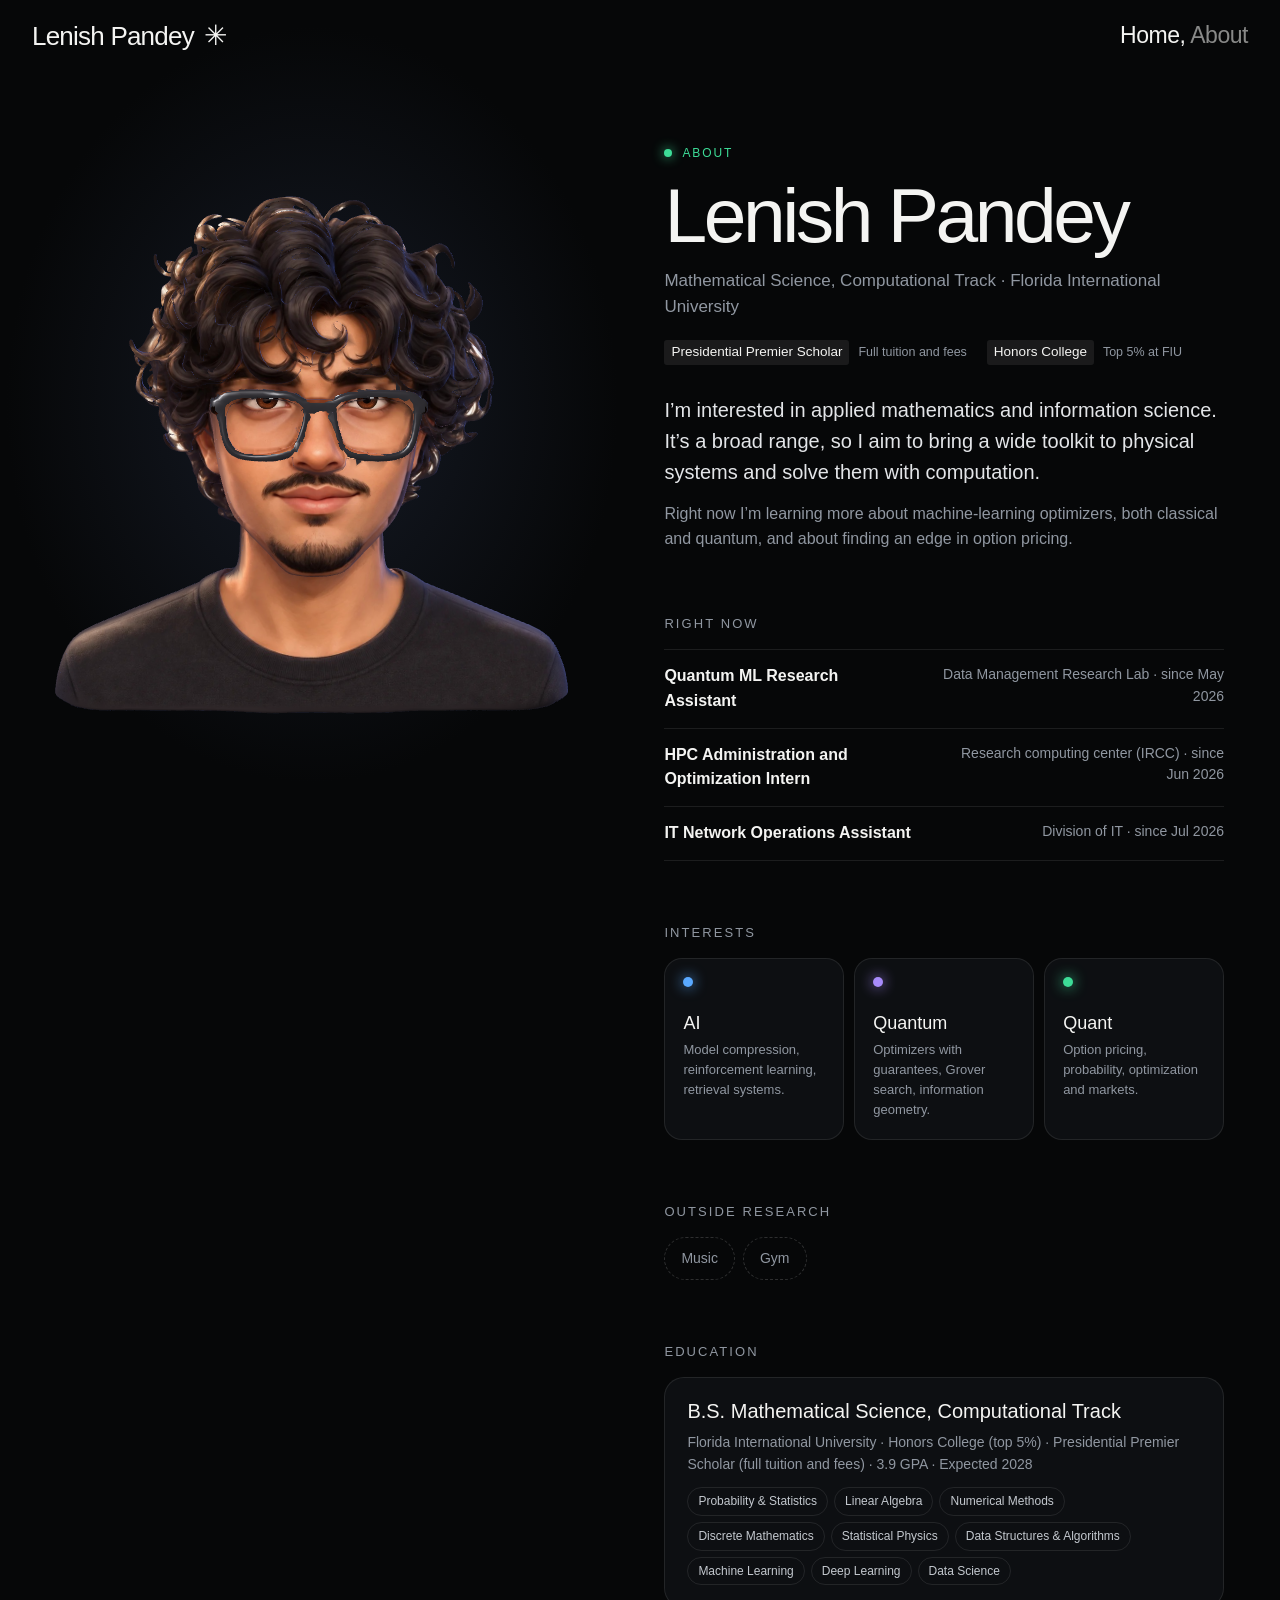
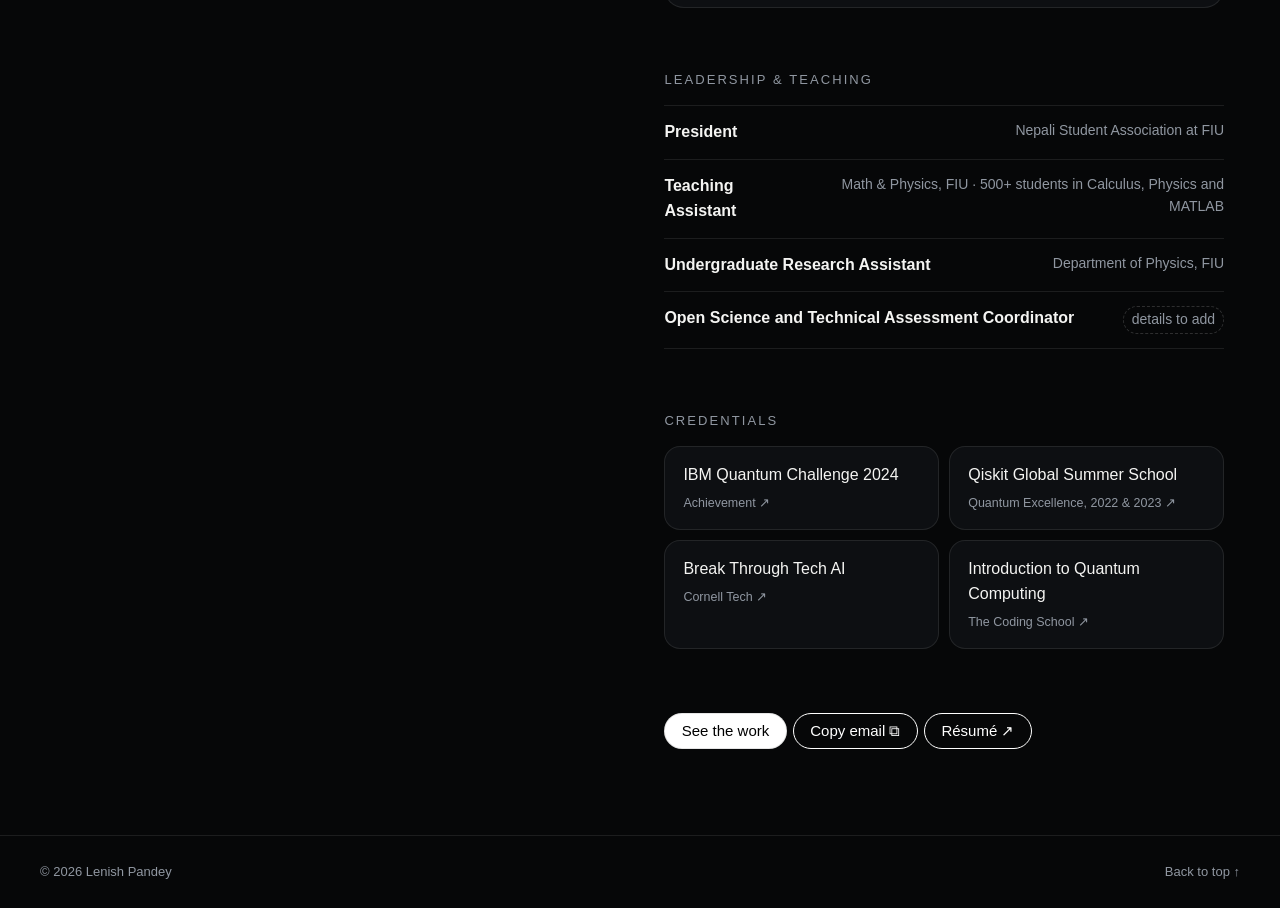
<file: about.html>
<!doctype html>
<html lang="en">
<head>
  <meta charset="utf-8"><meta name="viewport" content="width=device-width, initial-scale=1"><meta name="theme-color" content="#060708">
  <meta name="description" content="About Lenish Pandey — Mathematical Science student at Florida International University working across AI, quantum computing, and quantitative research.">
  <title>About — Lenish Pandey</title>
  <link rel="icon" href="assets/favicon.svg" type="image/svg+xml">
  <link rel="stylesheet" href="app.css?v=20260924e">
  <script src="app.js?v=20260924e" defer></script><script src="figure.js?v=20260924" type="module"></script>
</head>
<body>
  <a class="skip-link" href="#about-copy">Skip to content</a>
  <header class="nav" id="nav">
    <a class="logo" href="index.html" aria-label="Lenish Pandey, home">Lenish Pandey<span aria-hidden="true">✳︎</span></a>
    <nav class="nav-links" aria-label="Main"><a href="index.html">Home</a>, <a href="about.html" aria-current="page">About</a></nav>
    <button class="burger" aria-label="Open menu" aria-expanded="false" aria-controls="menu"><i></i><i></i><i></i></button>
  </header>
  <div class="menu" id="menu"><a href="index.html">Home</a><a href="about.html">About</a></div>

  <main class="about-grid">
    <div class="about-figure">
      <div class="hero-figure" data-figure data-anchor-x=".5" data-anchor-y=".5" data-zoom=".92" data-mobile-zoom=".85" role="img" aria-label="3D figure of Lenish that turns toward your cursor"><div class="figure-fallback" style="--fx:50%;--fy:50%;--fh:76%" aria-hidden="true"></div></div>
    </div>

    <div class="about-copy" id="about-copy">
      <p class="kicker" style="--field:var(--quant)">About</p>
      <h1>Lenish Pandey</h1>
      <p class="role-line">Mathematical Science, Computational Track · Florida International University</p>
      <div class="honors">
        <div><b>Presidential Premier Scholar</b><span>Full tuition and fees</span></div>
        <div><b>Honors College</b><span>Top 5% at FIU</span></div>
      </div>
      <p class="lead">I’m interested in applied mathematics and information science. It’s a broad range, so I aim to bring a wide toolkit to physical systems and solve them with computation.</p>
      <p>Right now I’m learning more about machine-learning optimizers, both classical and quantum, and about finding an edge in option pricing.</p>

      <section class="about-section" aria-labelledby="now-title">
        <h2 id="now-title">Right now</h2>
        <div class="now-list">
          <div><b>Quantum ML Research Assistant</b><span>Data Management Research Lab · since May 2026</span></div>
          <div><b>HPC Administration and Optimization Intern</b><span>Research computing center (IRCC) · since Jun 2026</span></div>
          <div><b>IT Network Operations Assistant</b><span>Division of IT · since Jul 2026</span></div>
        </div>
      </section>

      <section class="about-section" aria-labelledby="interests-title">
        <h2 id="interests-title">Interests</h2>
        <div class="interest-grid">
          <a class="interest" href="index.html#neural" style="--c:var(--ai)"><i></i><b>AI</b><span>Model compression, reinforcement learning, retrieval systems.</span></a>
          <a class="interest" href="index.html#quantum" style="--c:var(--quantum)"><i></i><b>Quantum</b><span>Optimizers with guarantees, Grover search, information geometry.</span></a>
          <a class="interest" href="index.html#quant" style="--c:var(--quant)"><i></i><b>Quant</b><span>Option pricing, probability, optimization and markets.</span></a>
        </div>
      </section>

      <section class="about-section" aria-labelledby="hobbies-title">
        <h2 id="hobbies-title">Outside research</h2>
        <div class="hobbies"><span>Music</span><span>Gym</span></div>
      </section>

      <section class="about-section" aria-labelledby="edu-title">
        <h2 id="edu-title">Education</h2>
        <div class="edu"><b>B.S. Mathematical Science, Computational Track</b><p>Florida International University · Honors College (top 5%) · Presidential Premier Scholar (full tuition and fees) · 3.9 GPA · Expected 2028</p>
          <div class="chips"><span>Probability &amp; Statistics</span><span>Linear Algebra</span><span>Numerical Methods</span><span>Discrete Mathematics</span><span>Statistical Physics</span><span>Data Structures &amp; Algorithms</span><span>Machine Learning</span><span>Deep Learning</span><span>Data Science</span></div></div>
      </section>

      <section class="about-section" aria-labelledby="lead-title">
        <h2 id="lead-title">Leadership &amp; teaching</h2>
        <div class="now-list">
          <div><b>President</b><span>Nepali Student Association at FIU</span></div>
          <div><b>Teaching Assistant</b><span>Math &amp; Physics, FIU · 500+ students in Calculus, Physics and MATLAB</span></div>
          <div><b>Undergraduate Research Assistant</b><span>Department of Physics, FIU</span></div>
          <div><b>Open Science and Technical Assessment Coordinator</b><span><span class="pending">details to add</span></span></div>
        </div>
      </section>

      <section class="about-section" aria-labelledby="cert-title">
        <h2 id="cert-title">Credentials</h2>
        <div class="cert-row">
          <a class="cert" style="--field:var(--quantum)" href="https://www.credly.com/badges/41bfeb6b-95f9-4495-8939-d14e456e5676/public_url" target="_blank" rel="noopener noreferrer"><b>IBM Quantum Challenge 2024</b><span>Achievement ↗</span></a>
          <a class="cert" style="--field:var(--quantum)" href="https://www.credly.com/badges/2c0e1e83-b0c1-4215-8a66-d54f759ce8b6/public_url" target="_blank" rel="noopener noreferrer"><b>Qiskit Global Summer School</b><span>Quantum Excellence, 2022 &amp; 2023 ↗</span></a>
          <a class="cert" style="--field:var(--ai)" href="https://open.hpi.de/verify/xehor-kakud-pecoc-vyhon-migyb" target="_blank" rel="noopener noreferrer"><b>Break Through Tech AI</b><span>Cornell Tech ↗</span></a>
          <a class="cert" style="--field:var(--quantum)" href="https://verified.sertifier.com/en/verify/35151842565898/" target="_blank" rel="noopener noreferrer"><b>Introduction to Quantum Computing</b><span>The Coding School ↗</span></a>
        </div>
      </section>

      <section class="about-section">
        <div class="pills shown" style="margin-left:-.2em">
          <a class="pill" href="index.html#neural">See the work</a>
          <button class="pill outline" data-copy="lenishpandeynepal@gmail.com">Copy email ⧉</button>
          <a class="pill outline" href="resume.html" target="_blank" rel="noopener">Résumé ↗</a>
        </div>
        <p class="sr-only" id="copy-status" role="status" aria-live="polite"></p>
      </section>
    </div>
  </main>
  <footer class="footer"><span>© <span id="year">2026</span> Lenish Pandey</span><a href="#" data-top>Back to top ↑</a></footer>
</body>
</html>
</file>
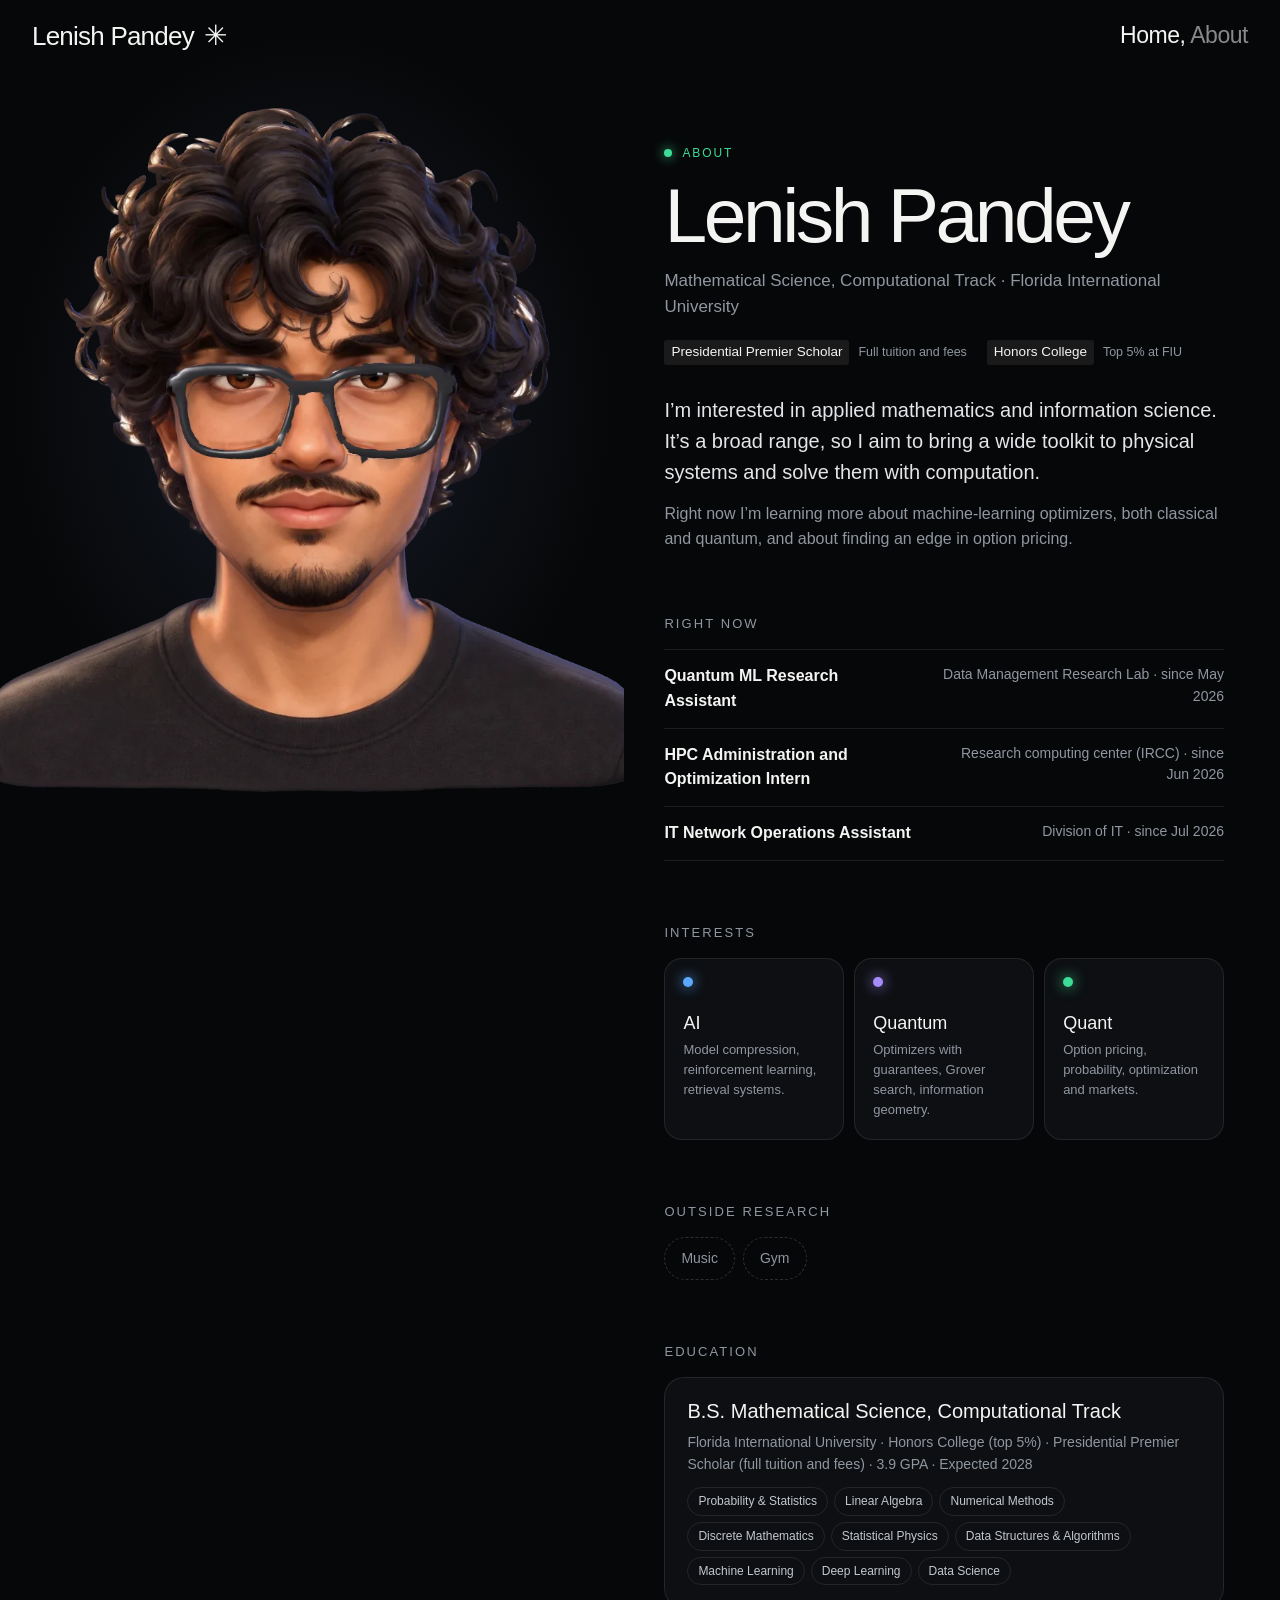
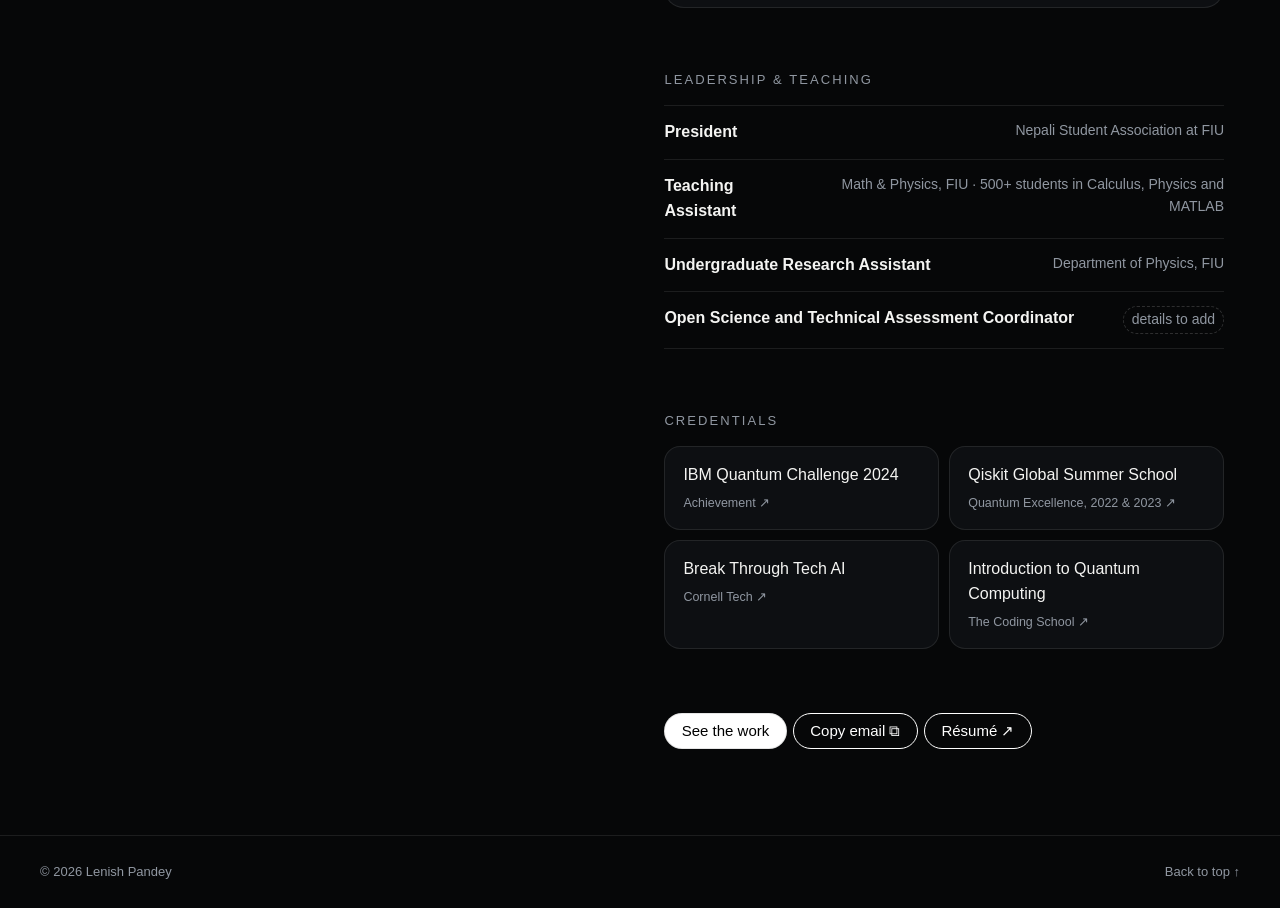
<file: aboutme.html>
<!doctype html><html lang="en"><head><meta charset="utf-8"><meta name="viewport" content="width=device-width,initial-scale=1"><meta http-equiv="refresh" content="0;url=about.html"><meta name="robots" content="noindex"><title>Lenish Pandey - Portfolio</title></head><body><p>This page has moved to <a href="about.html">the about page</a>.</p></body></html>
</file>
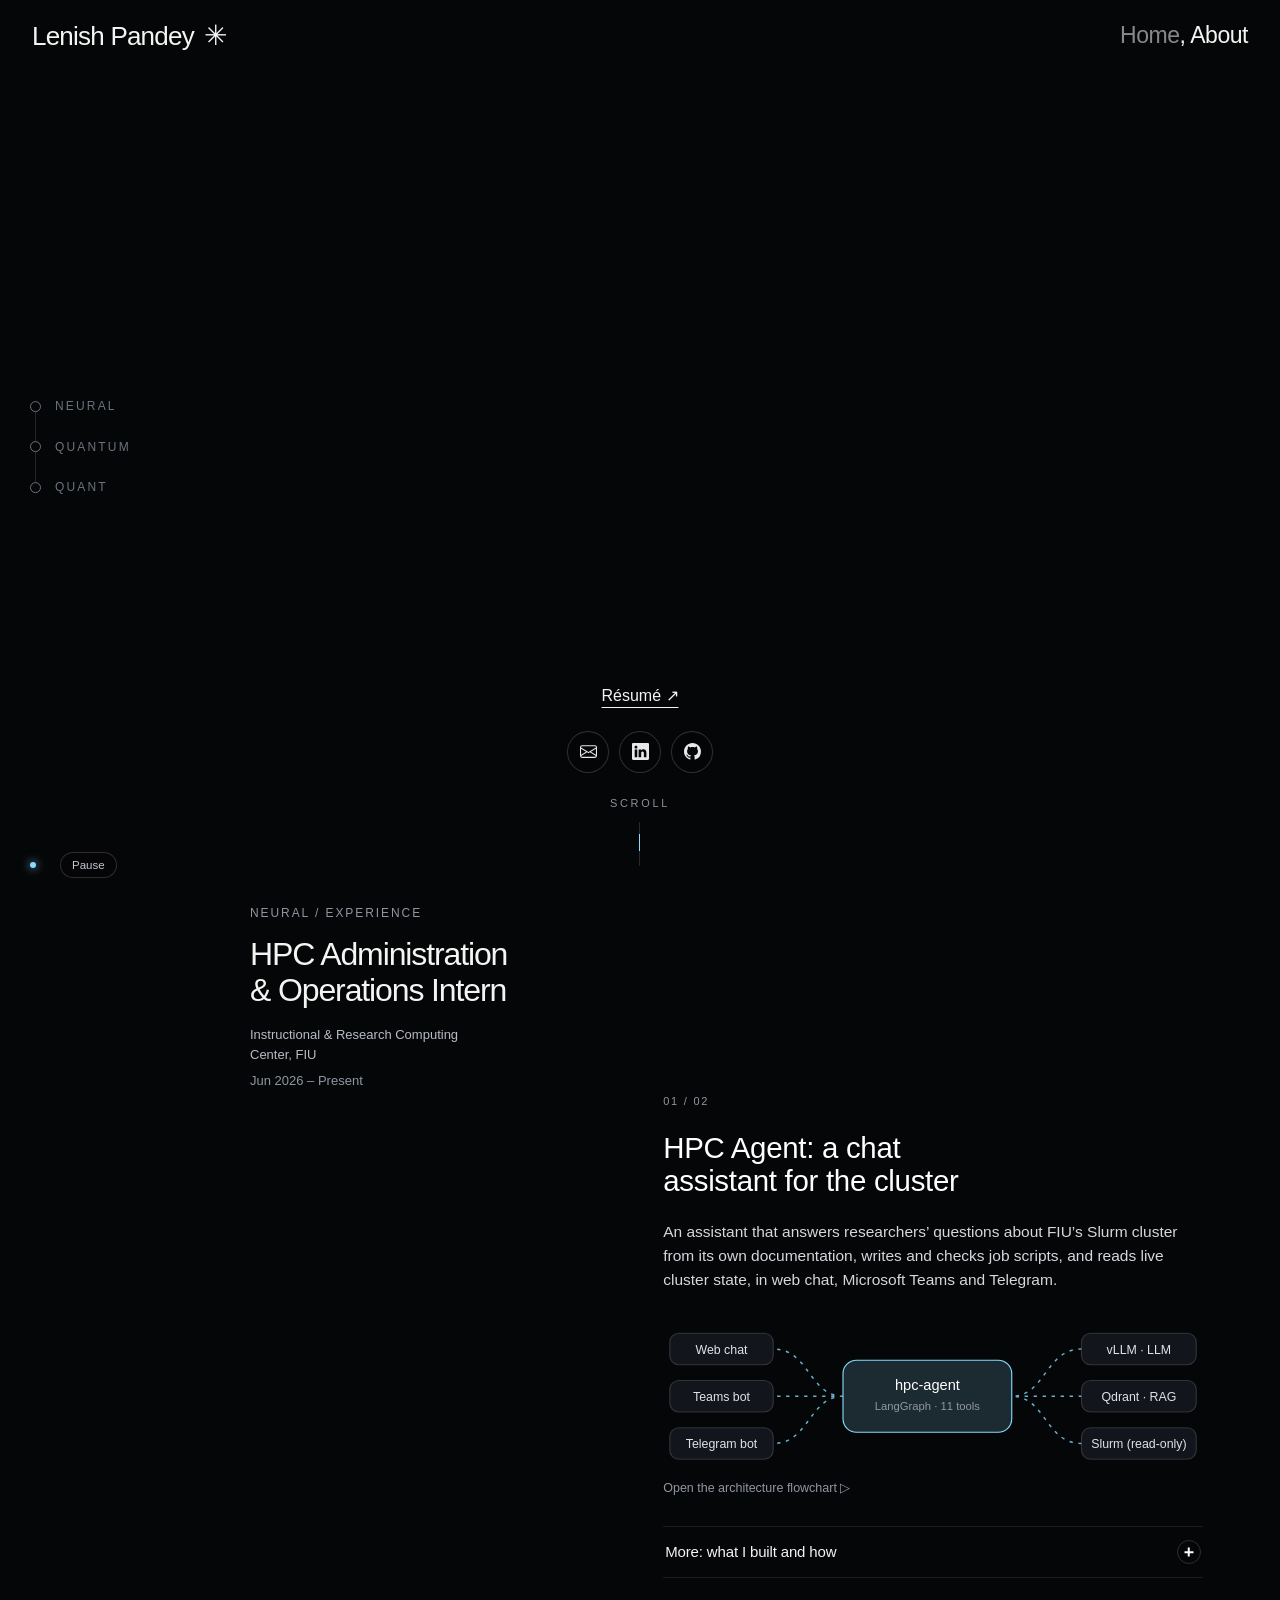
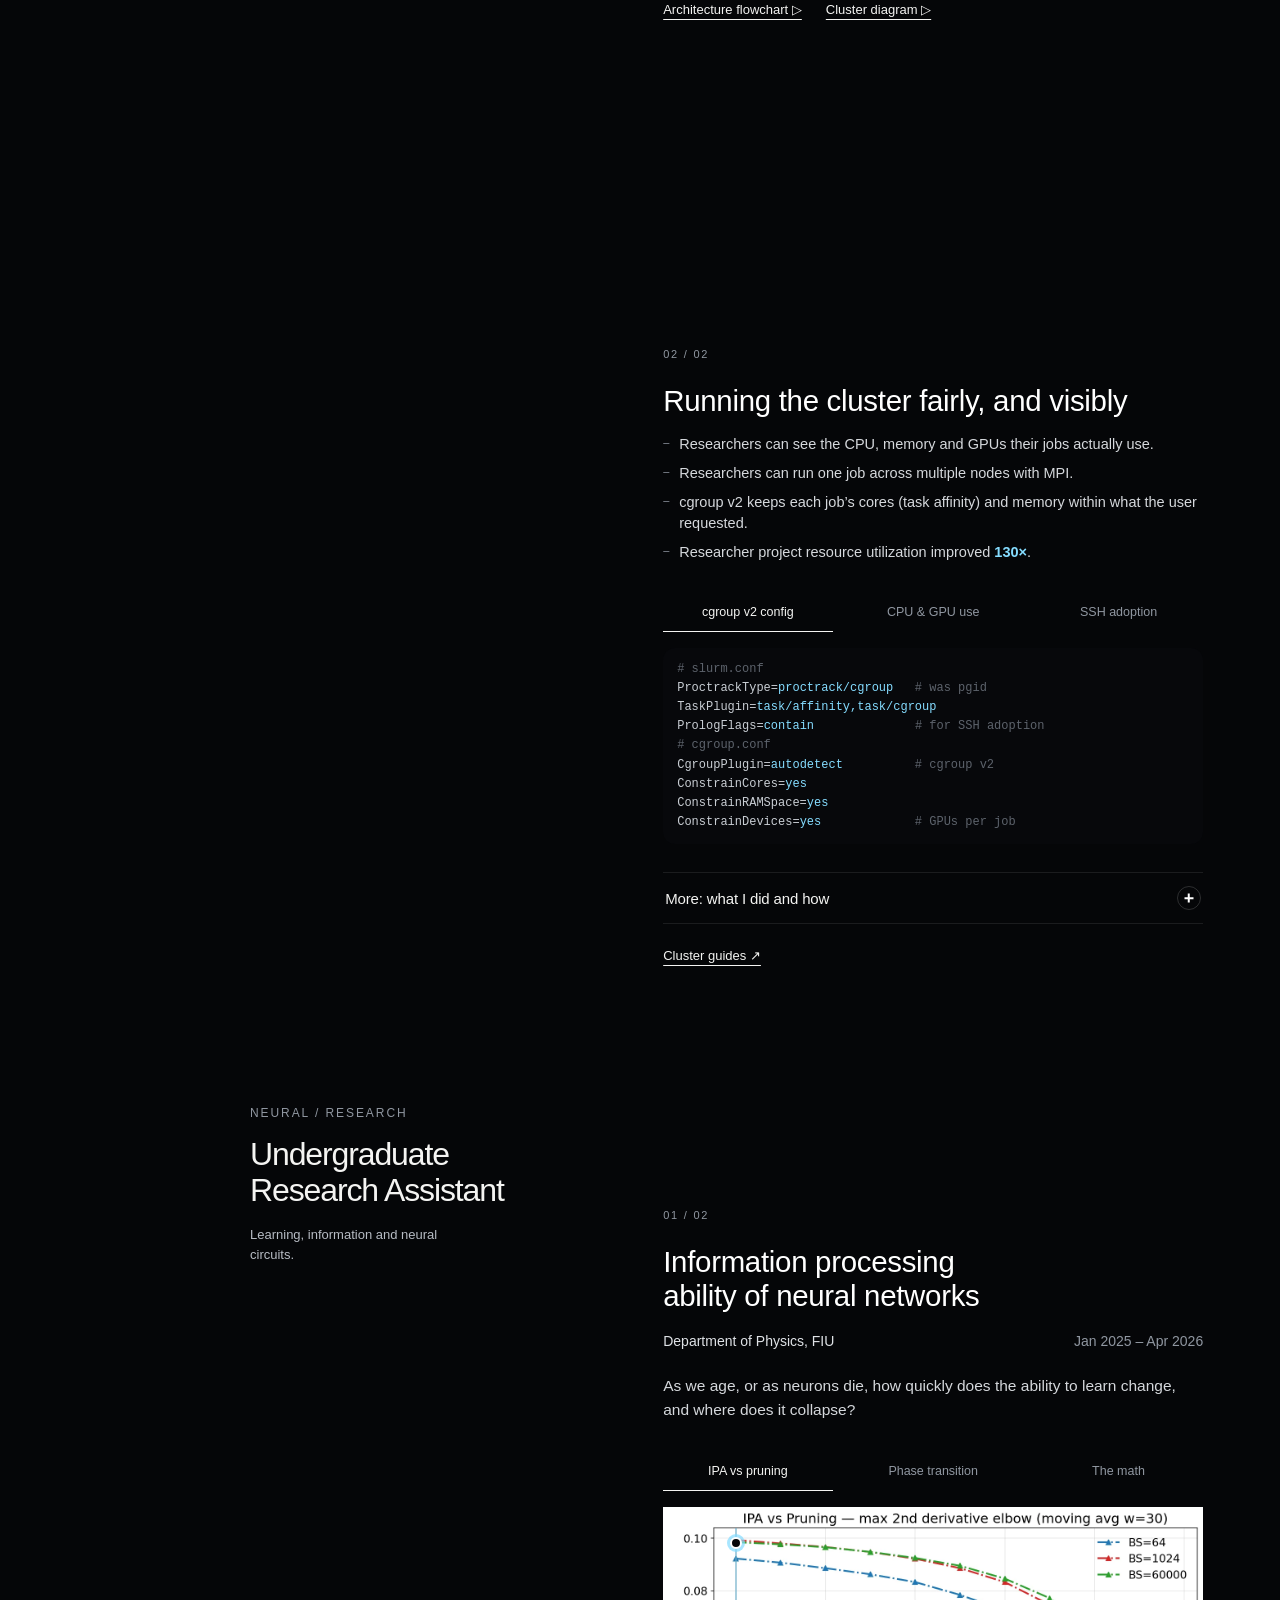
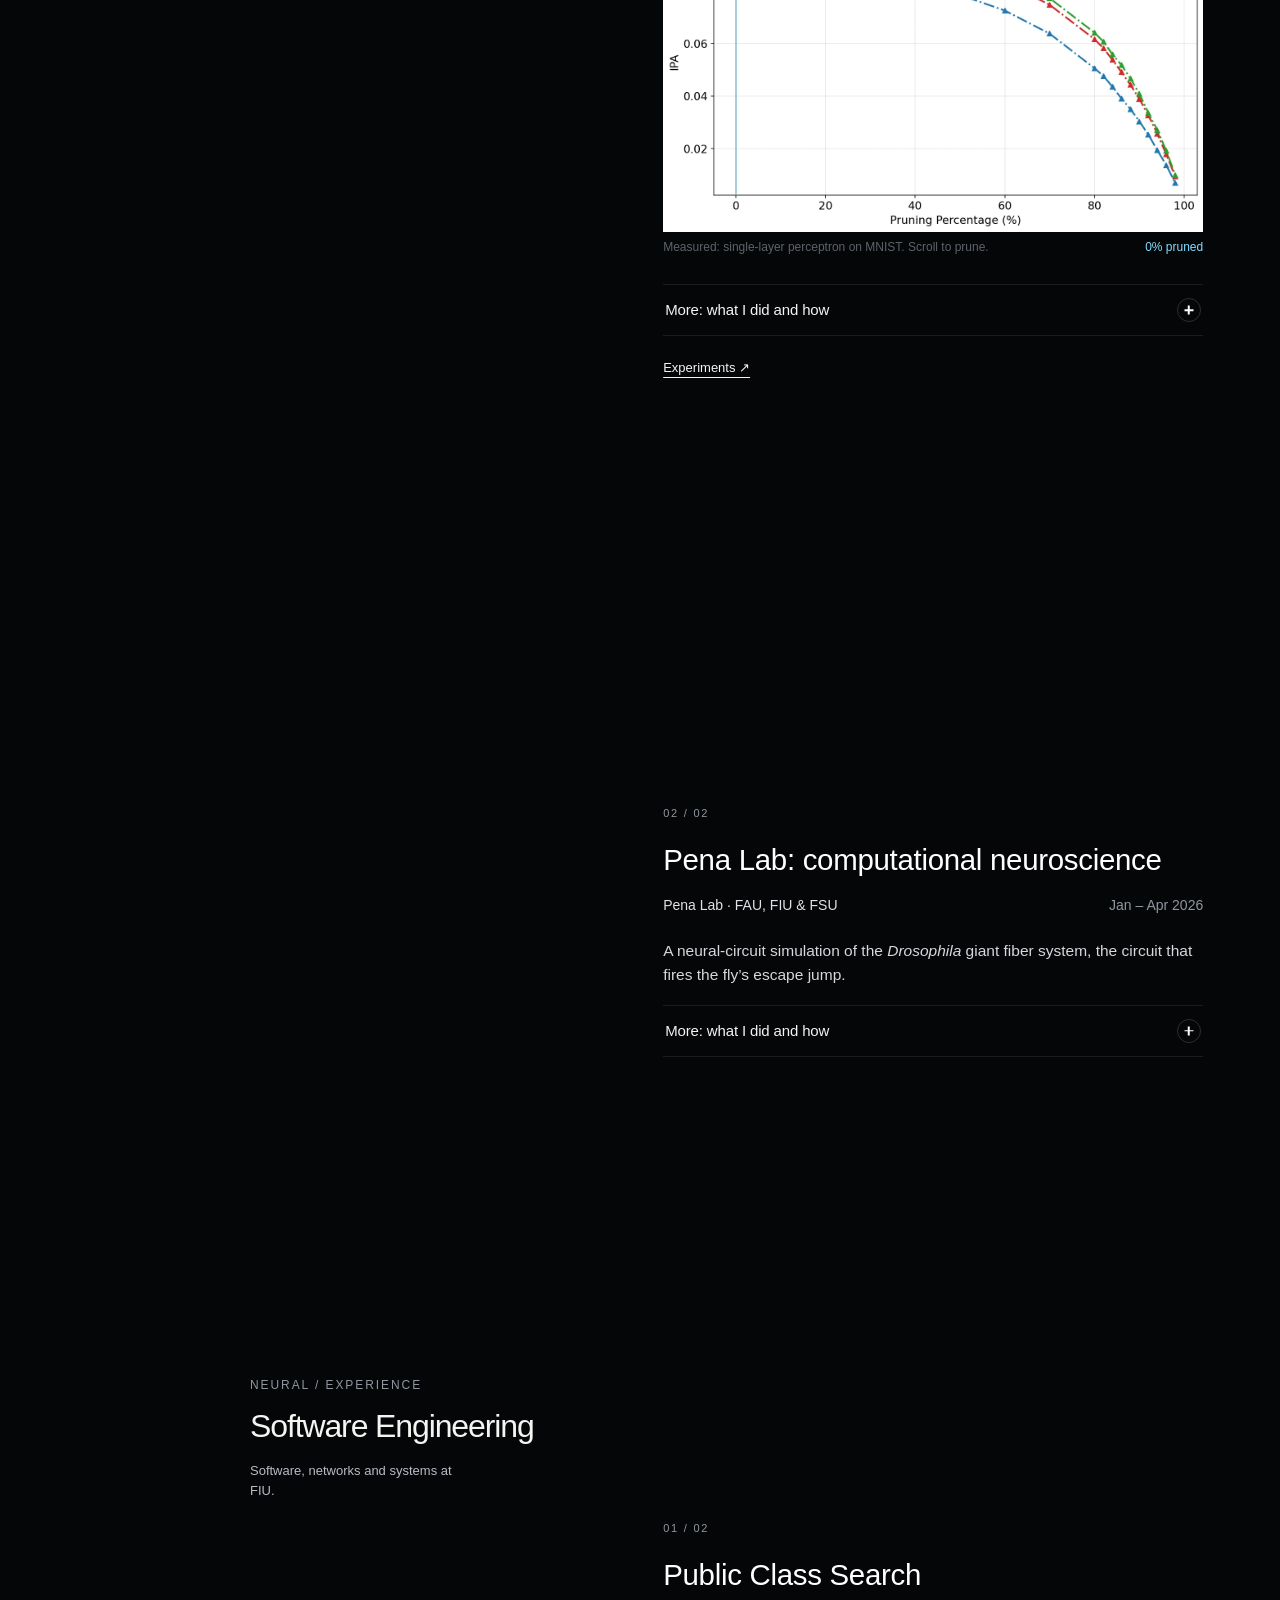
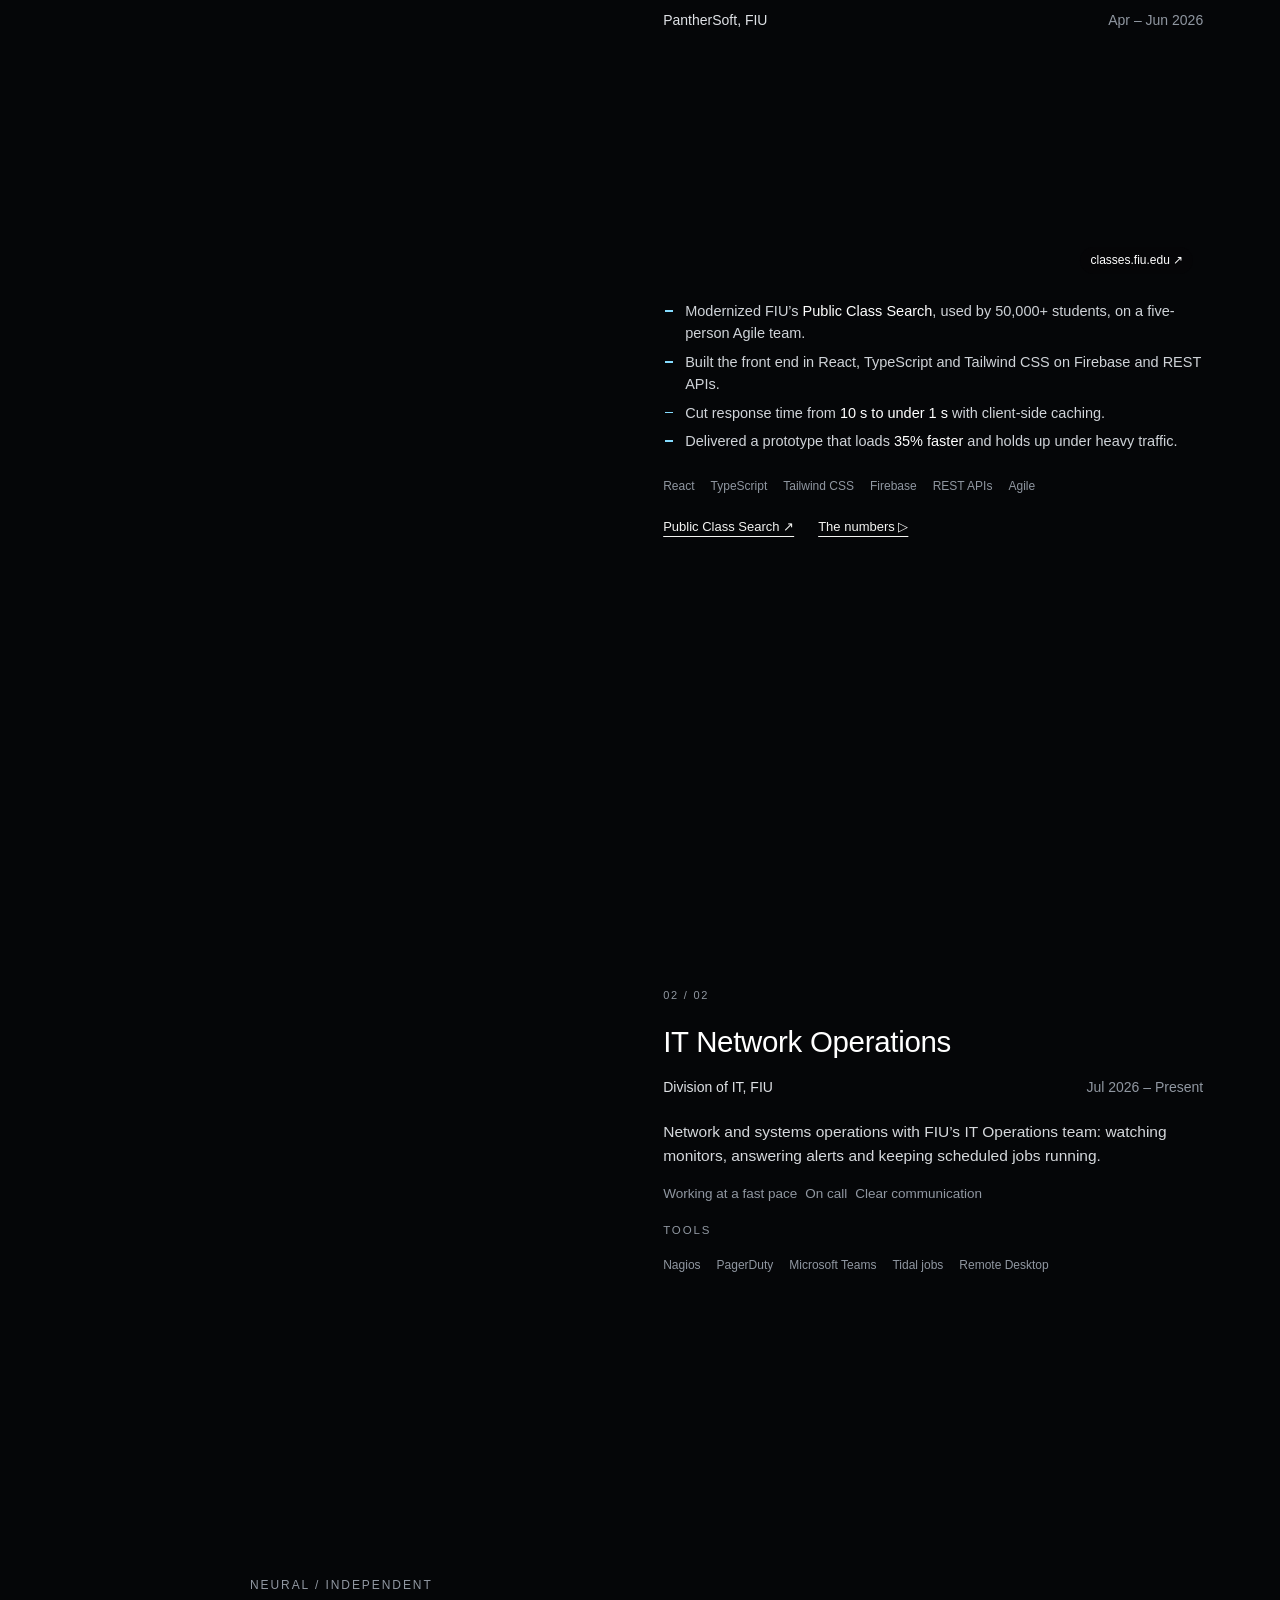
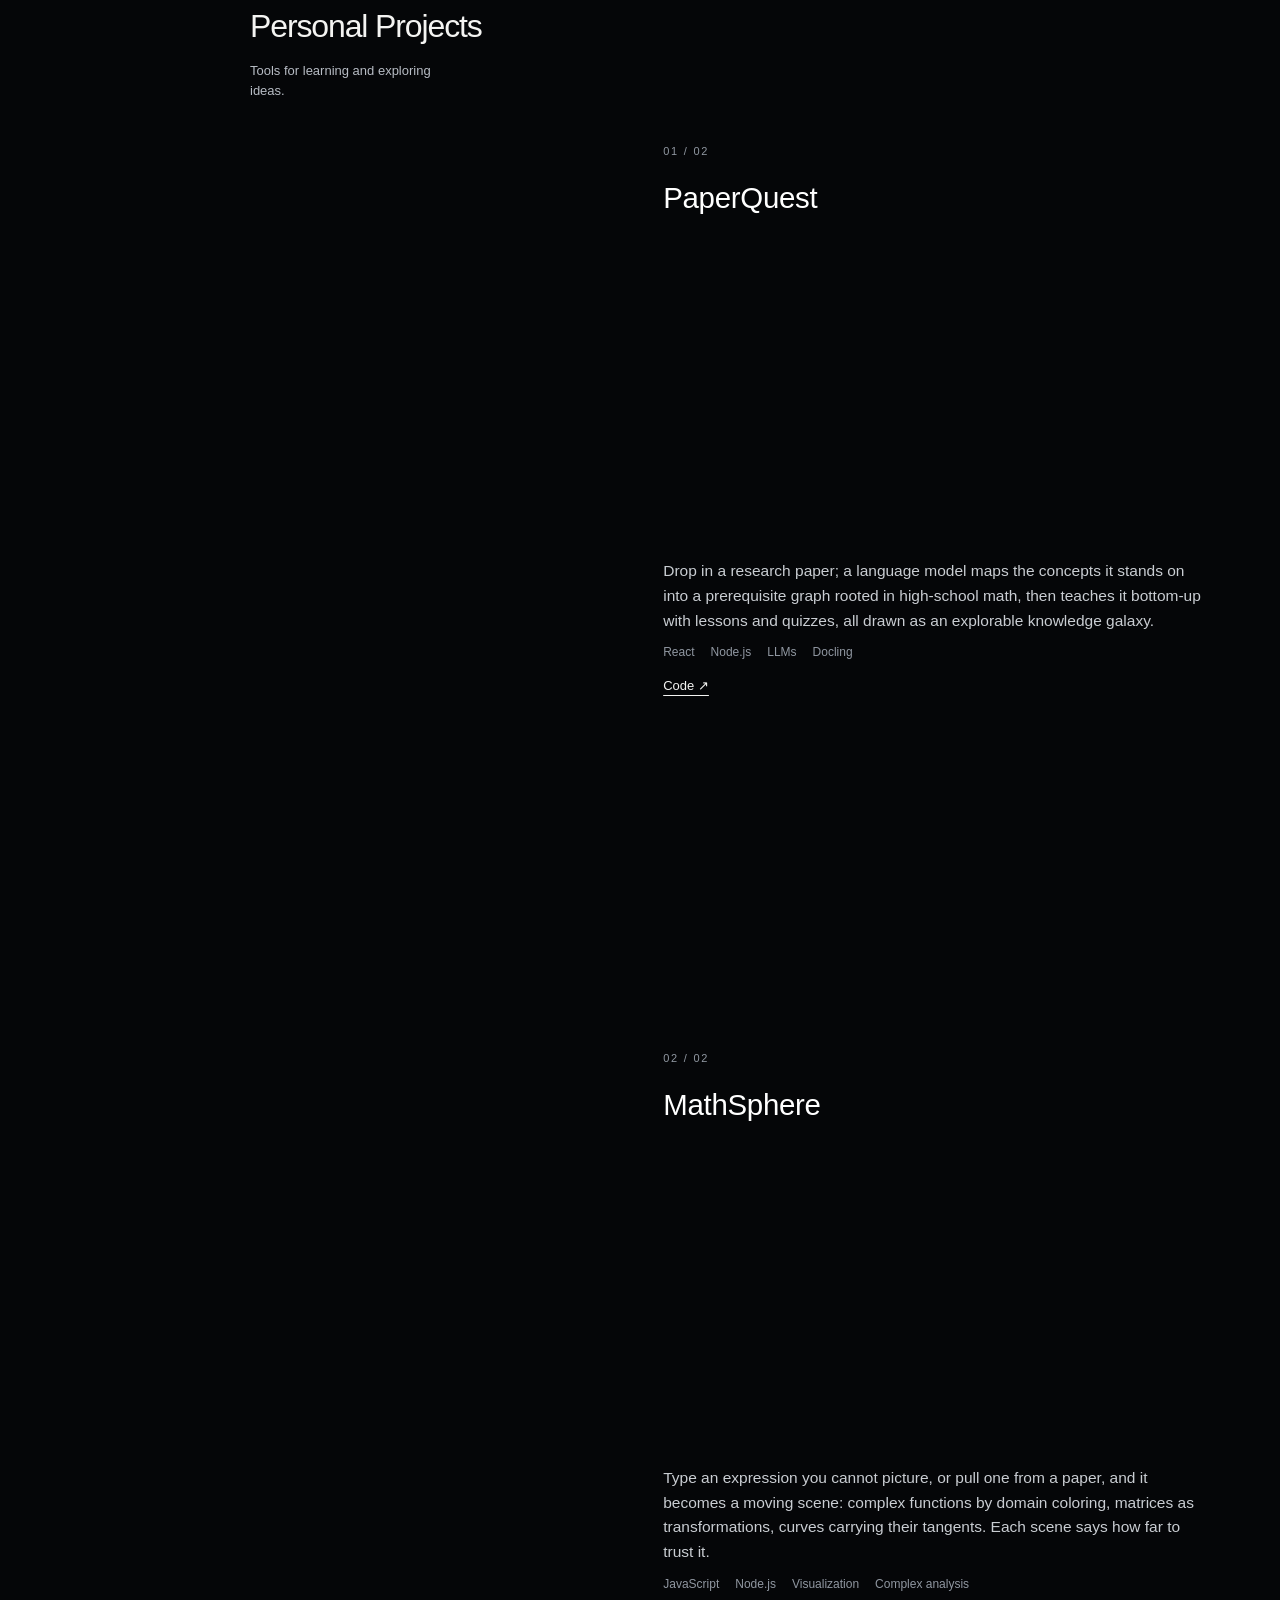
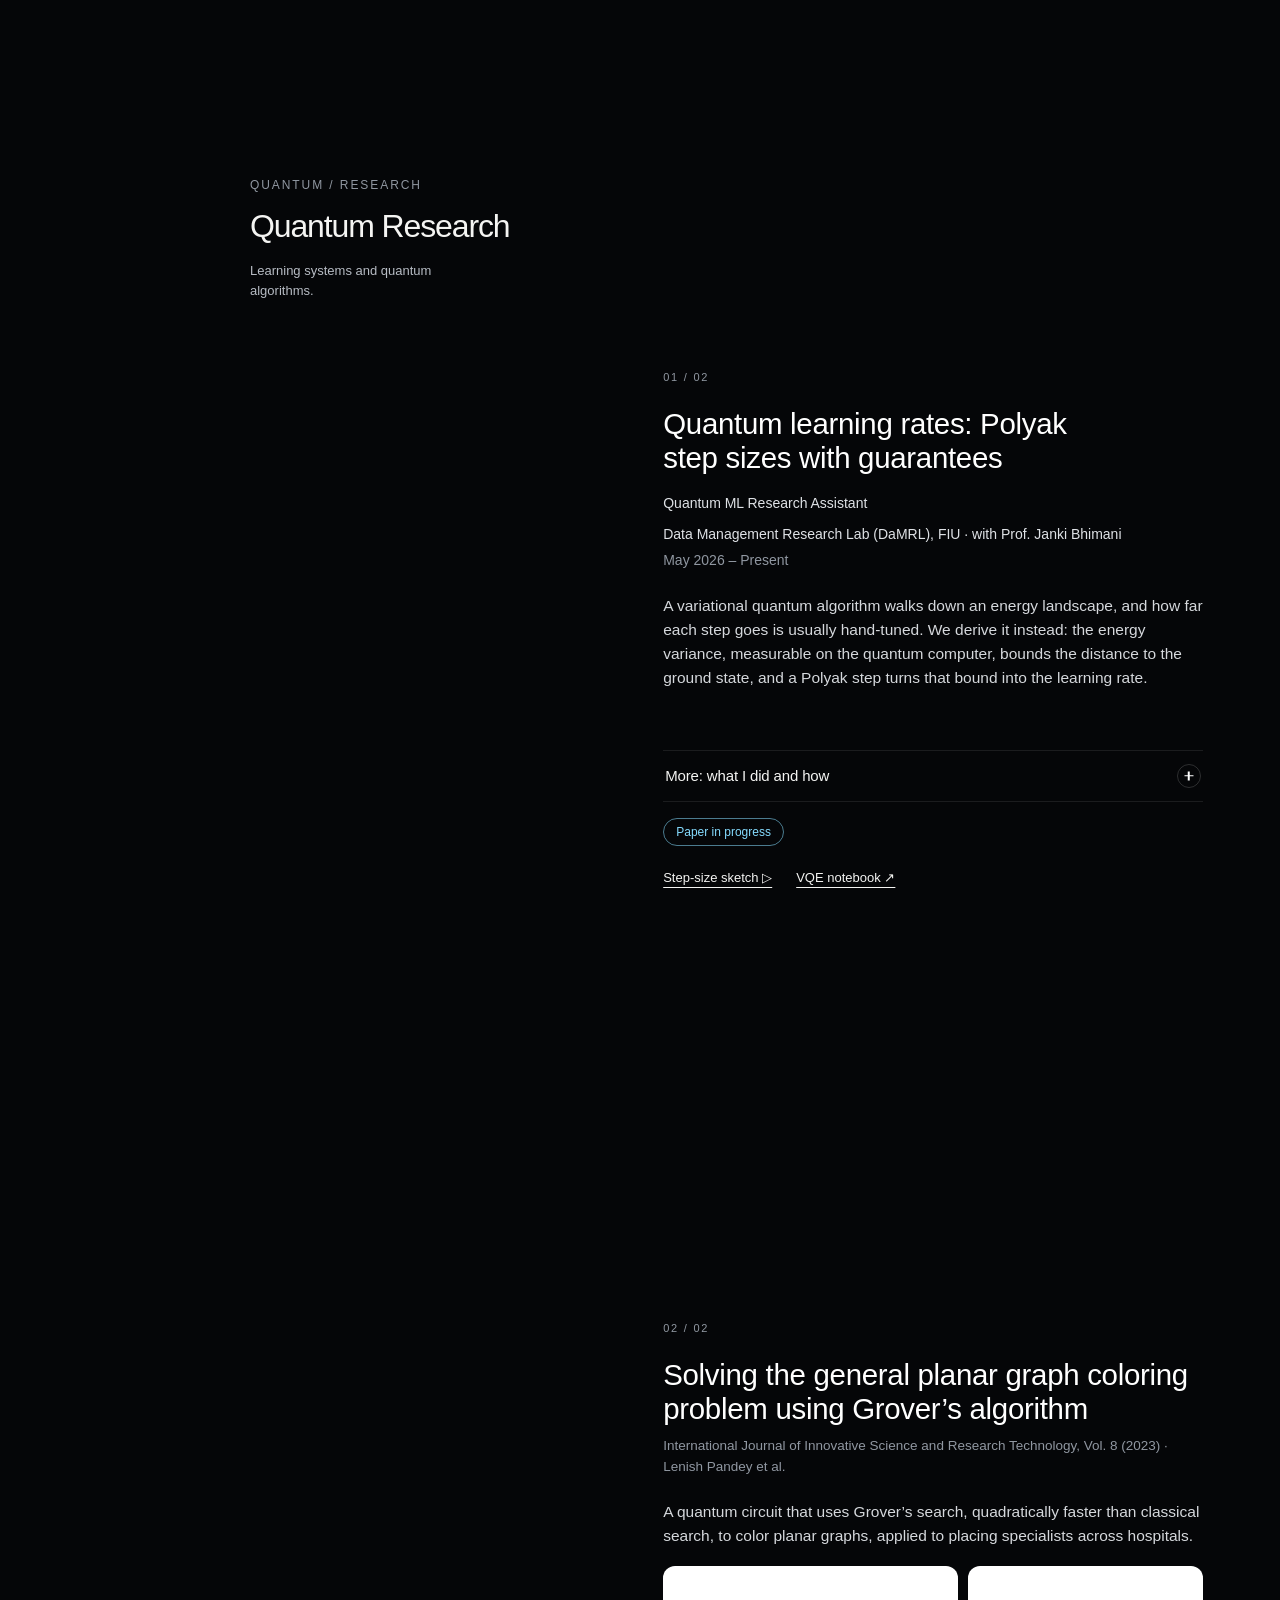
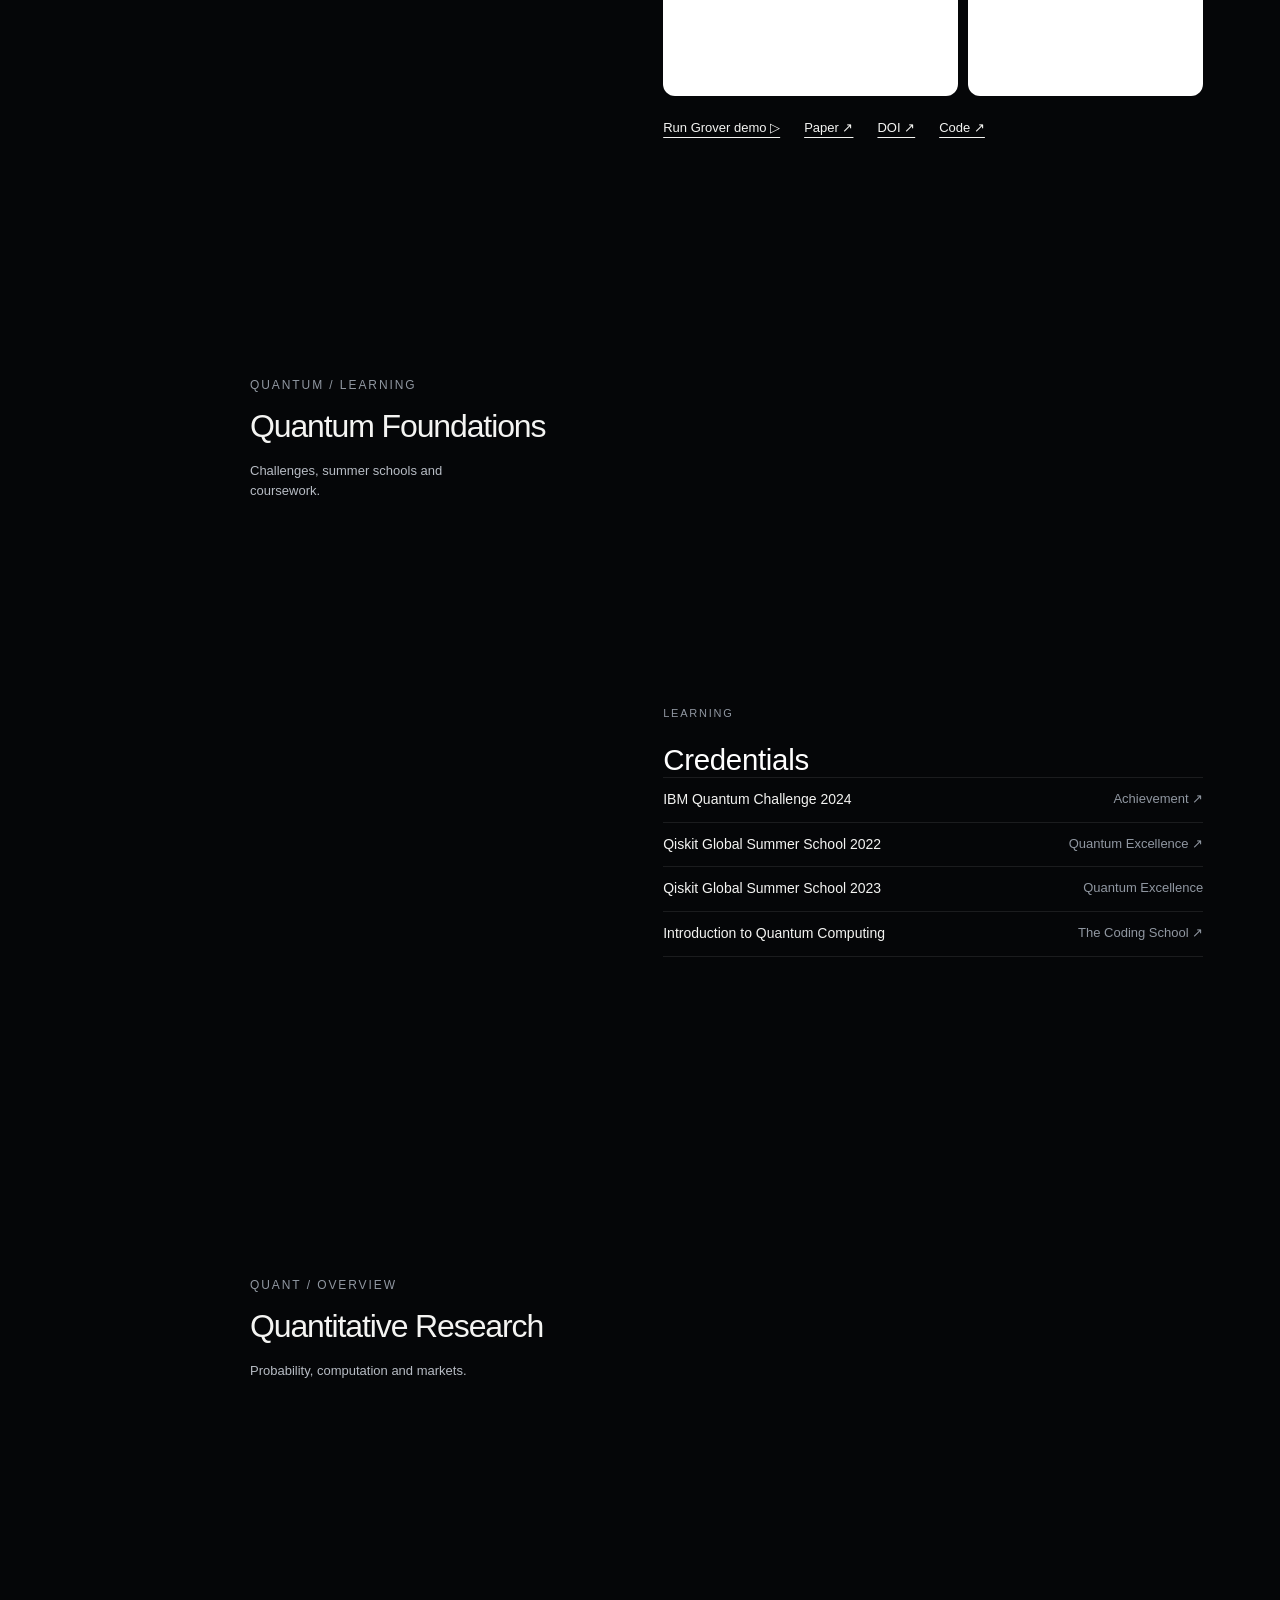
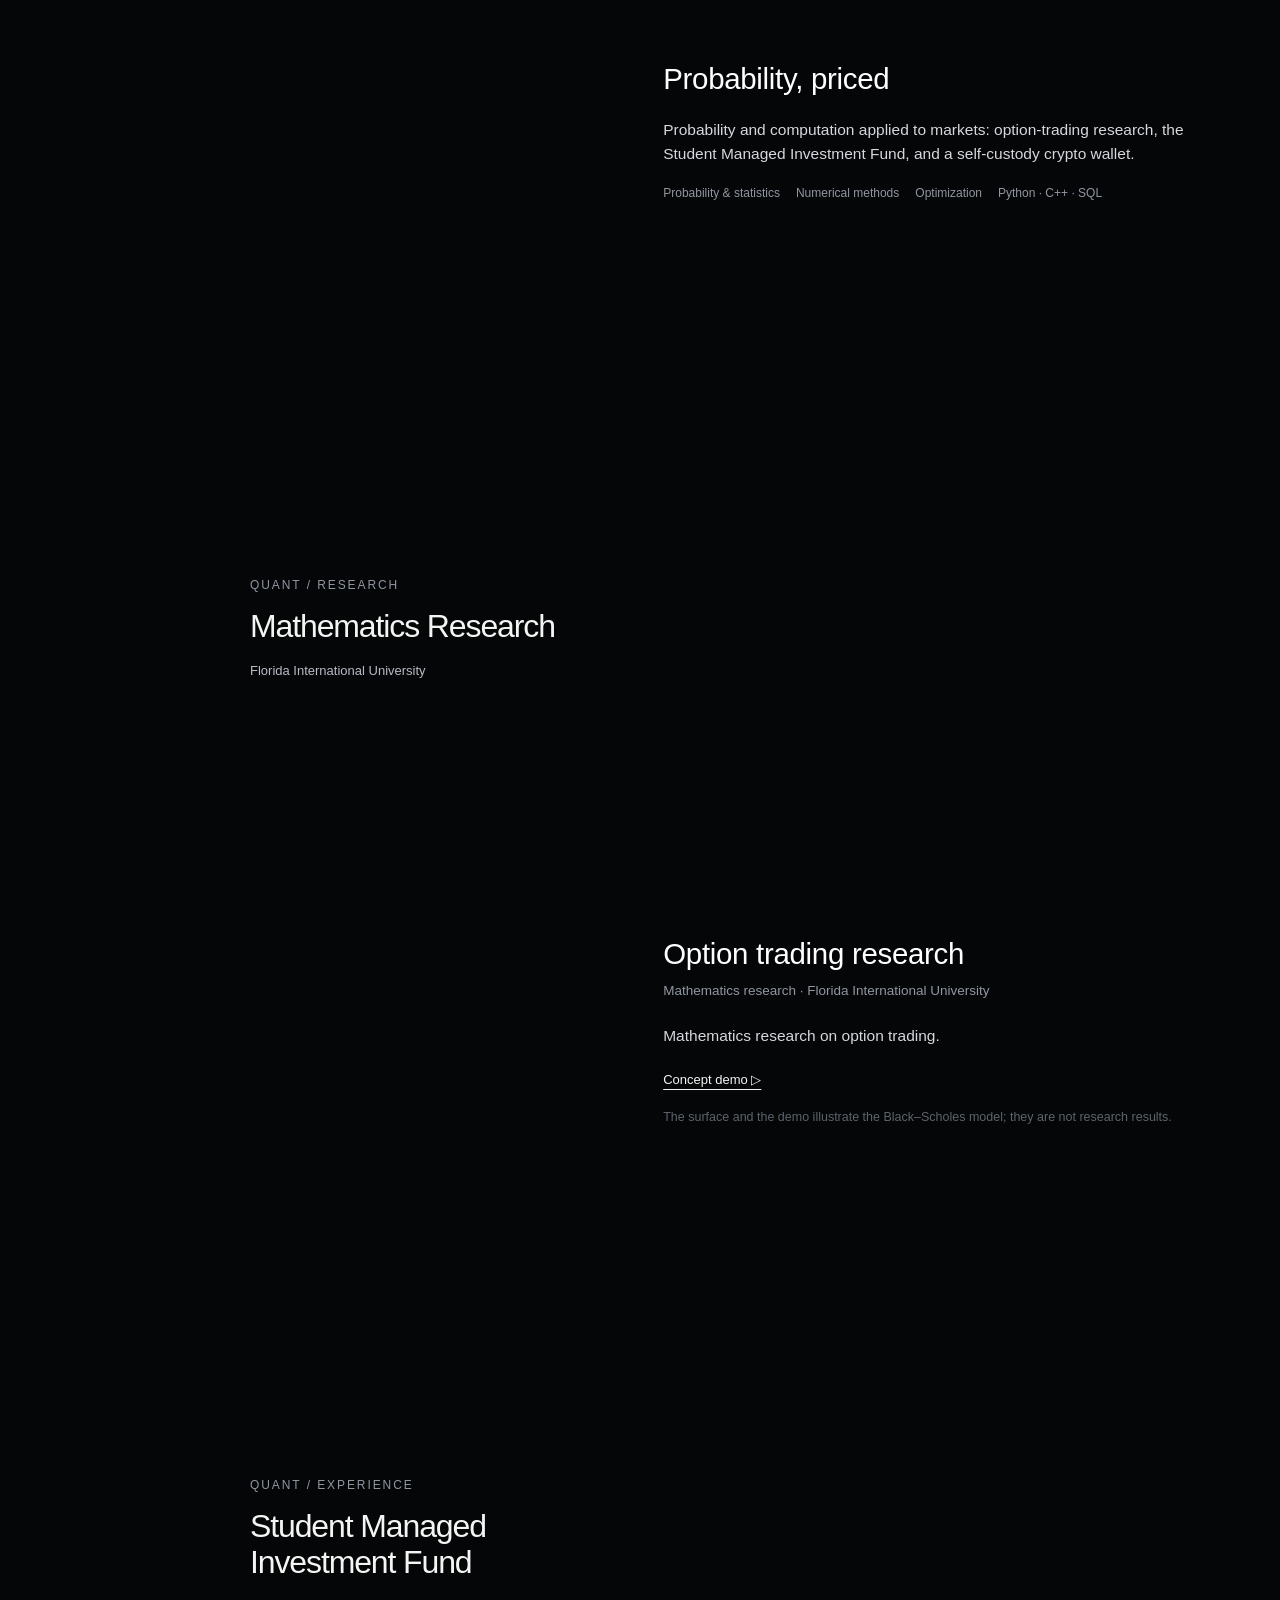
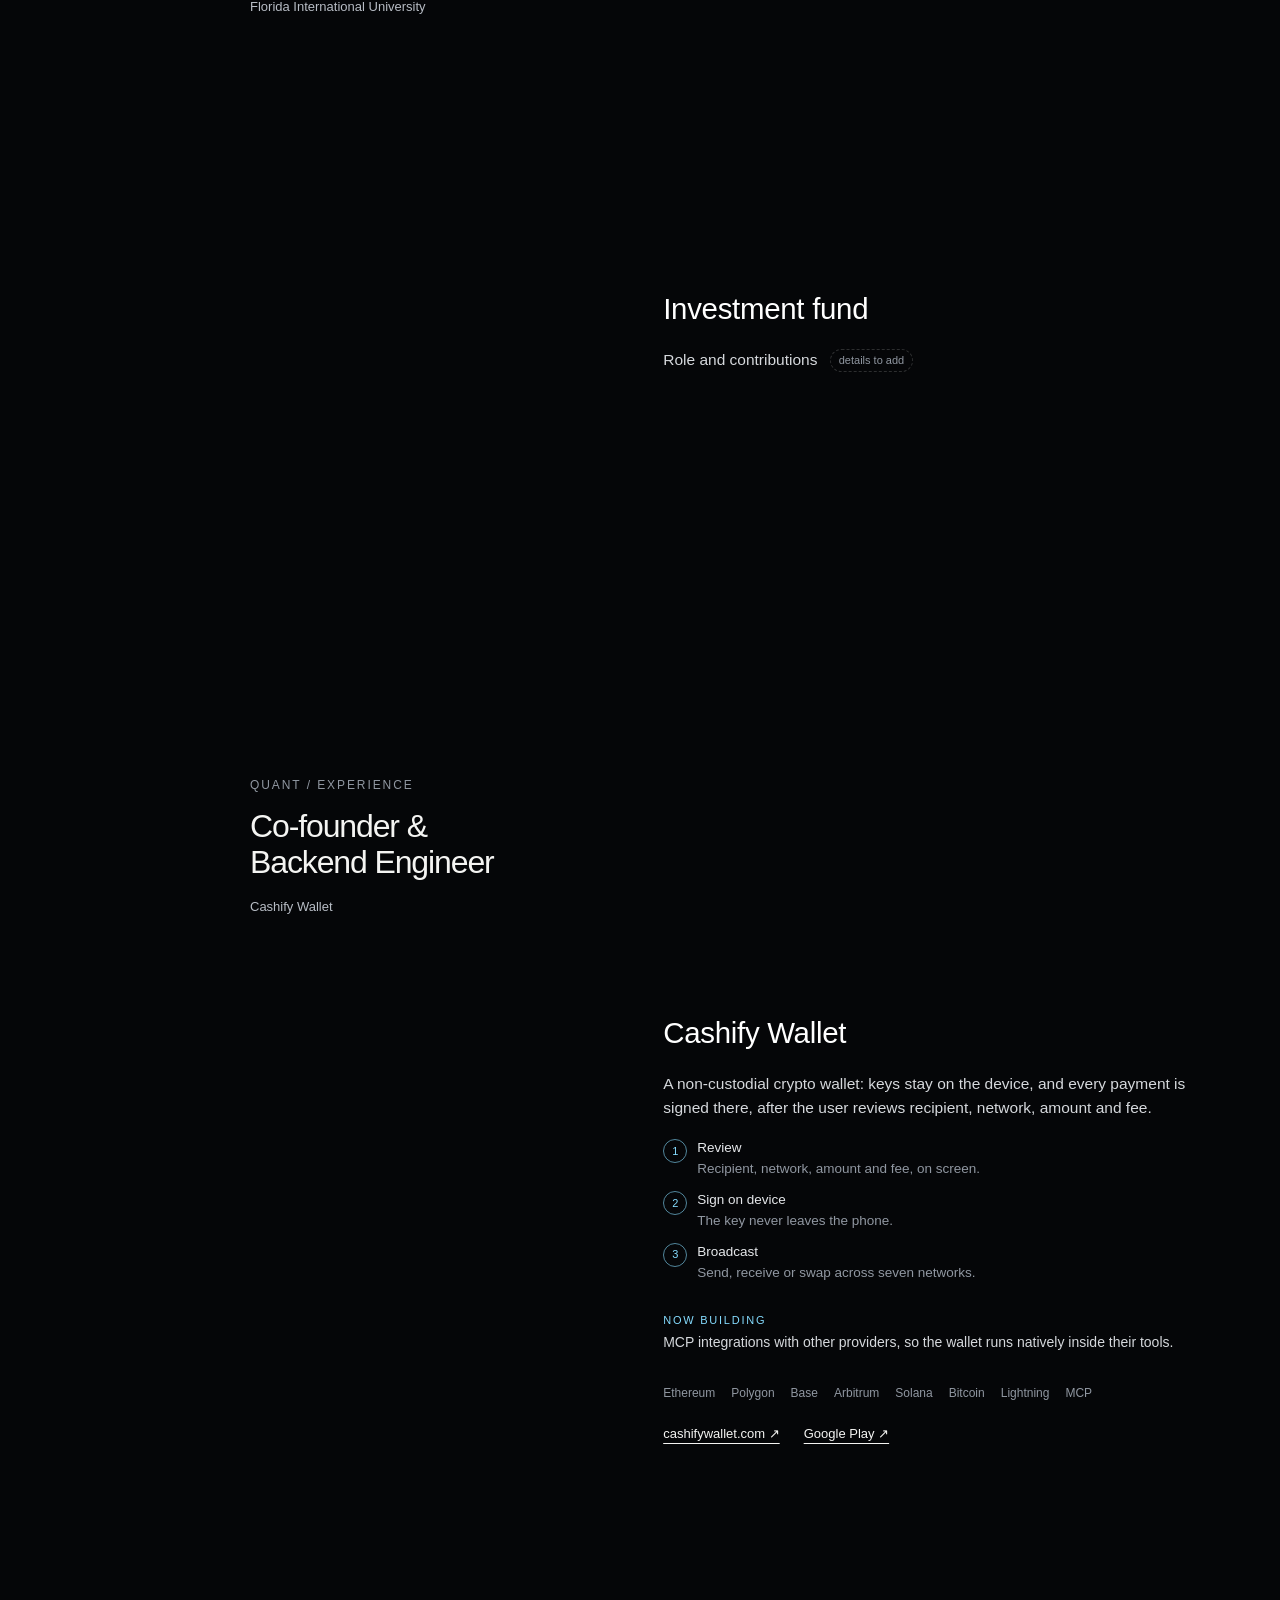
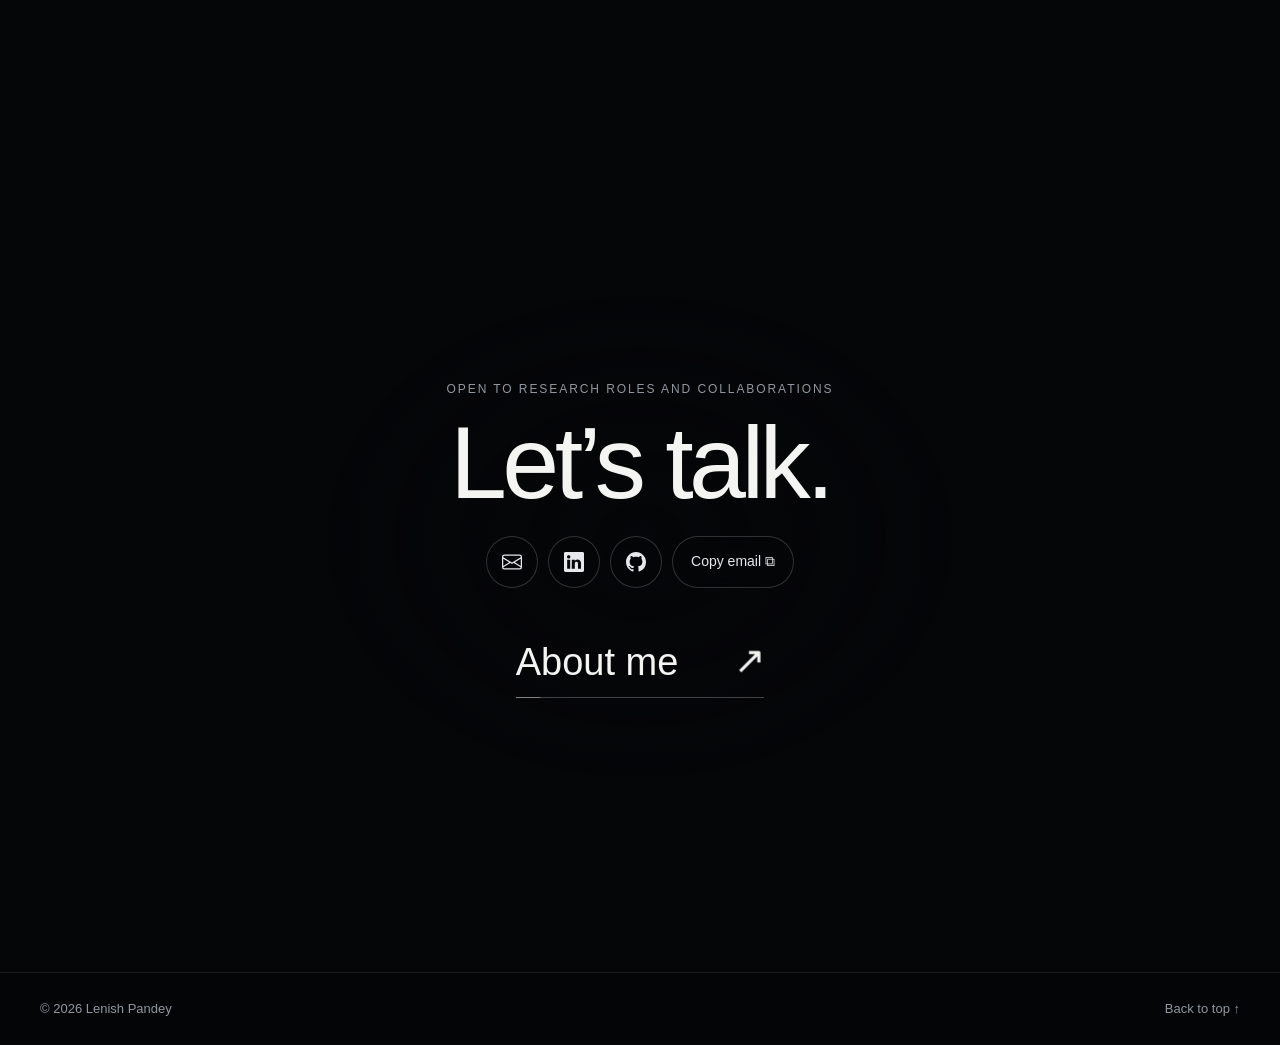
<file: experience.html>
<!doctype html><html lang="en"><head><meta charset="utf-8"><meta name="viewport" content="width=device-width,initial-scale=1"><meta http-equiv="refresh" content="0;url=index.html#experience"><meta name="robots" content="noindex"><title>Lenish Pandey - Portfolio</title></head><body><p>This page has moved to <a href="index.html#experience">the updated portfolio</a>.</p></body></html>
</file>
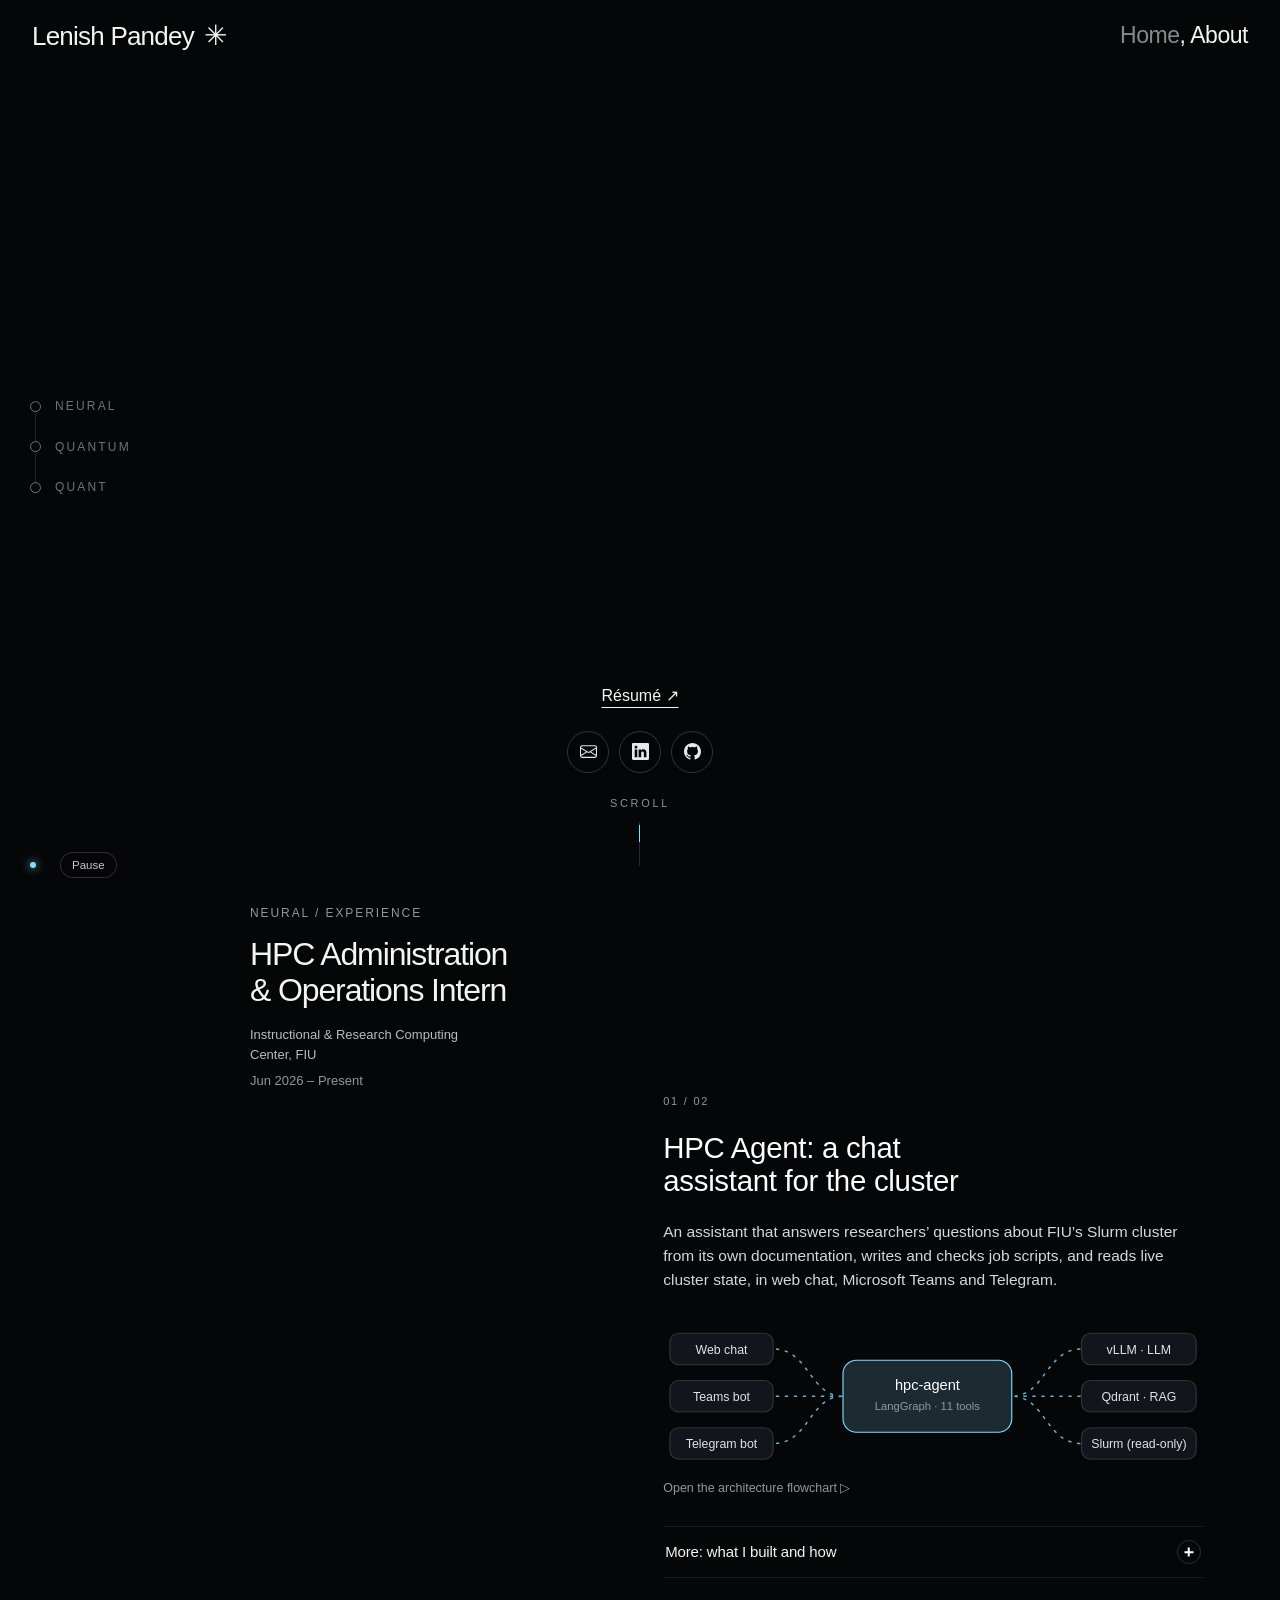
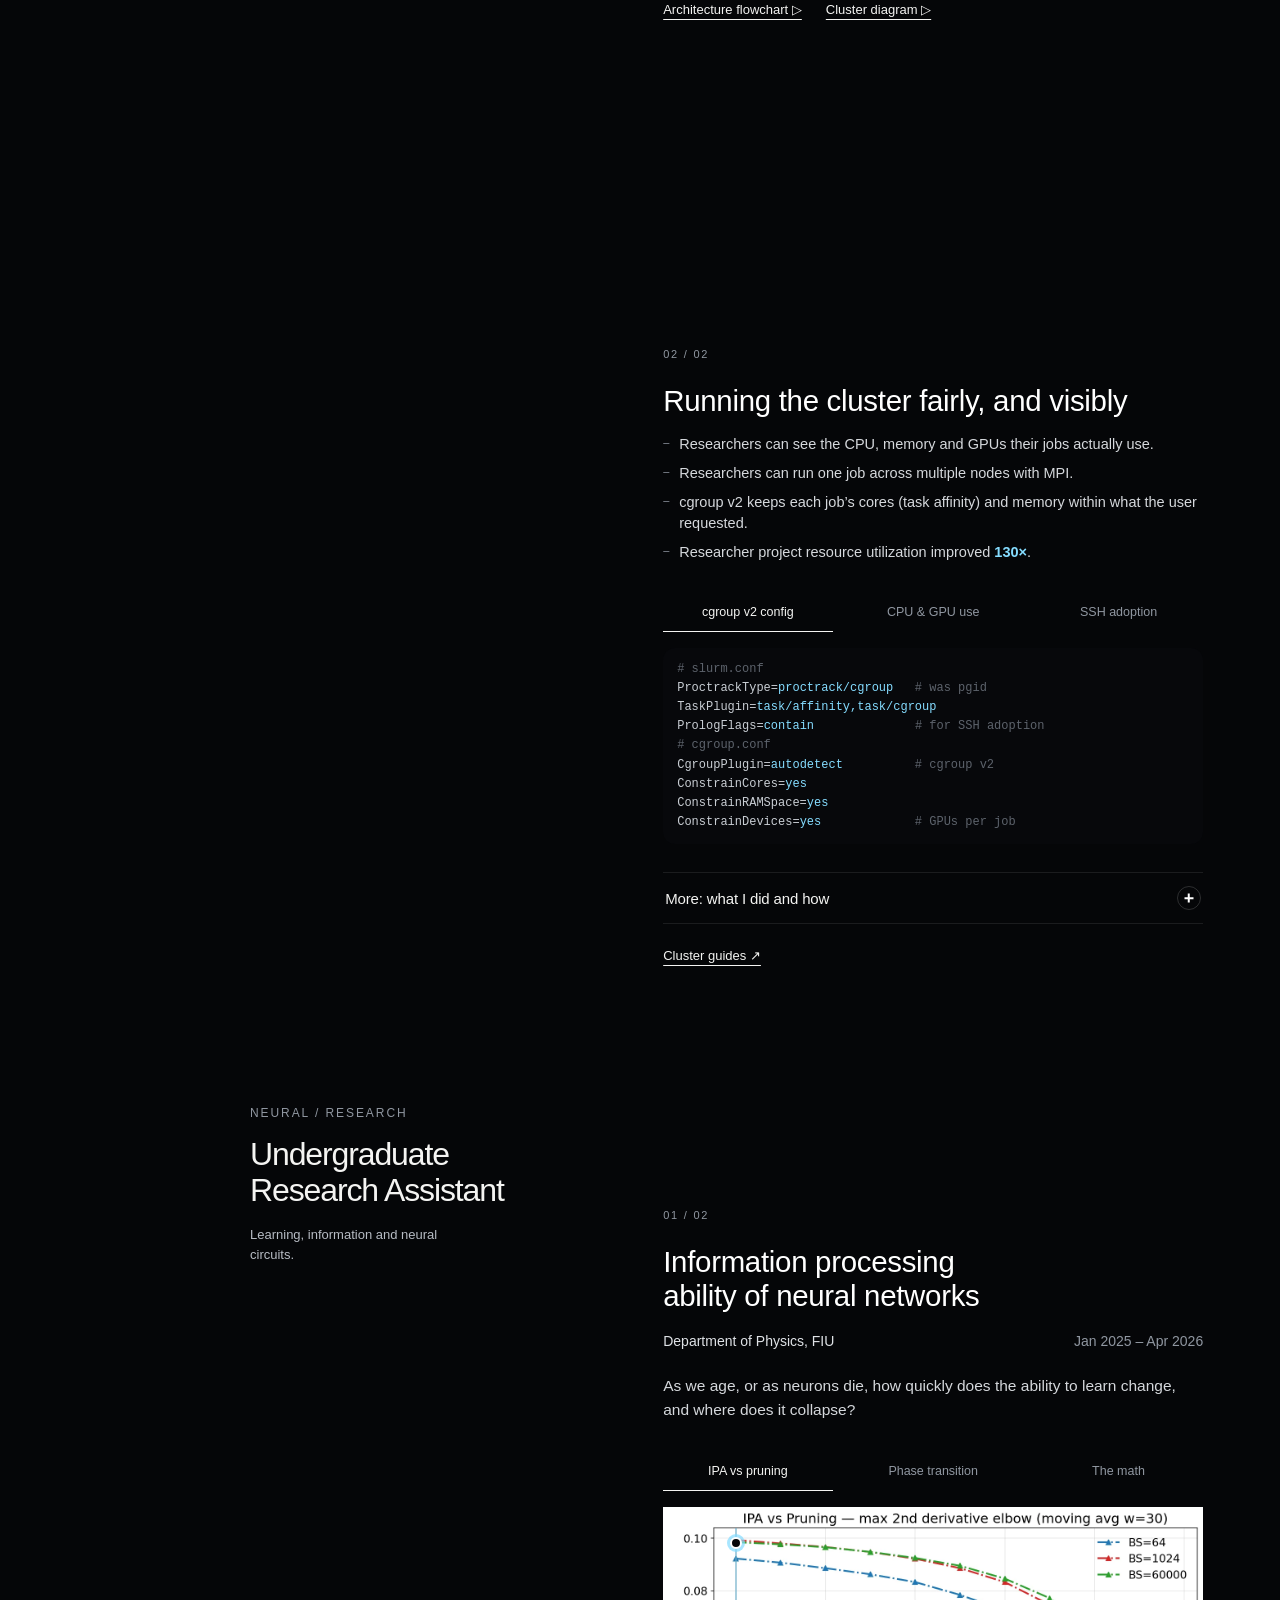
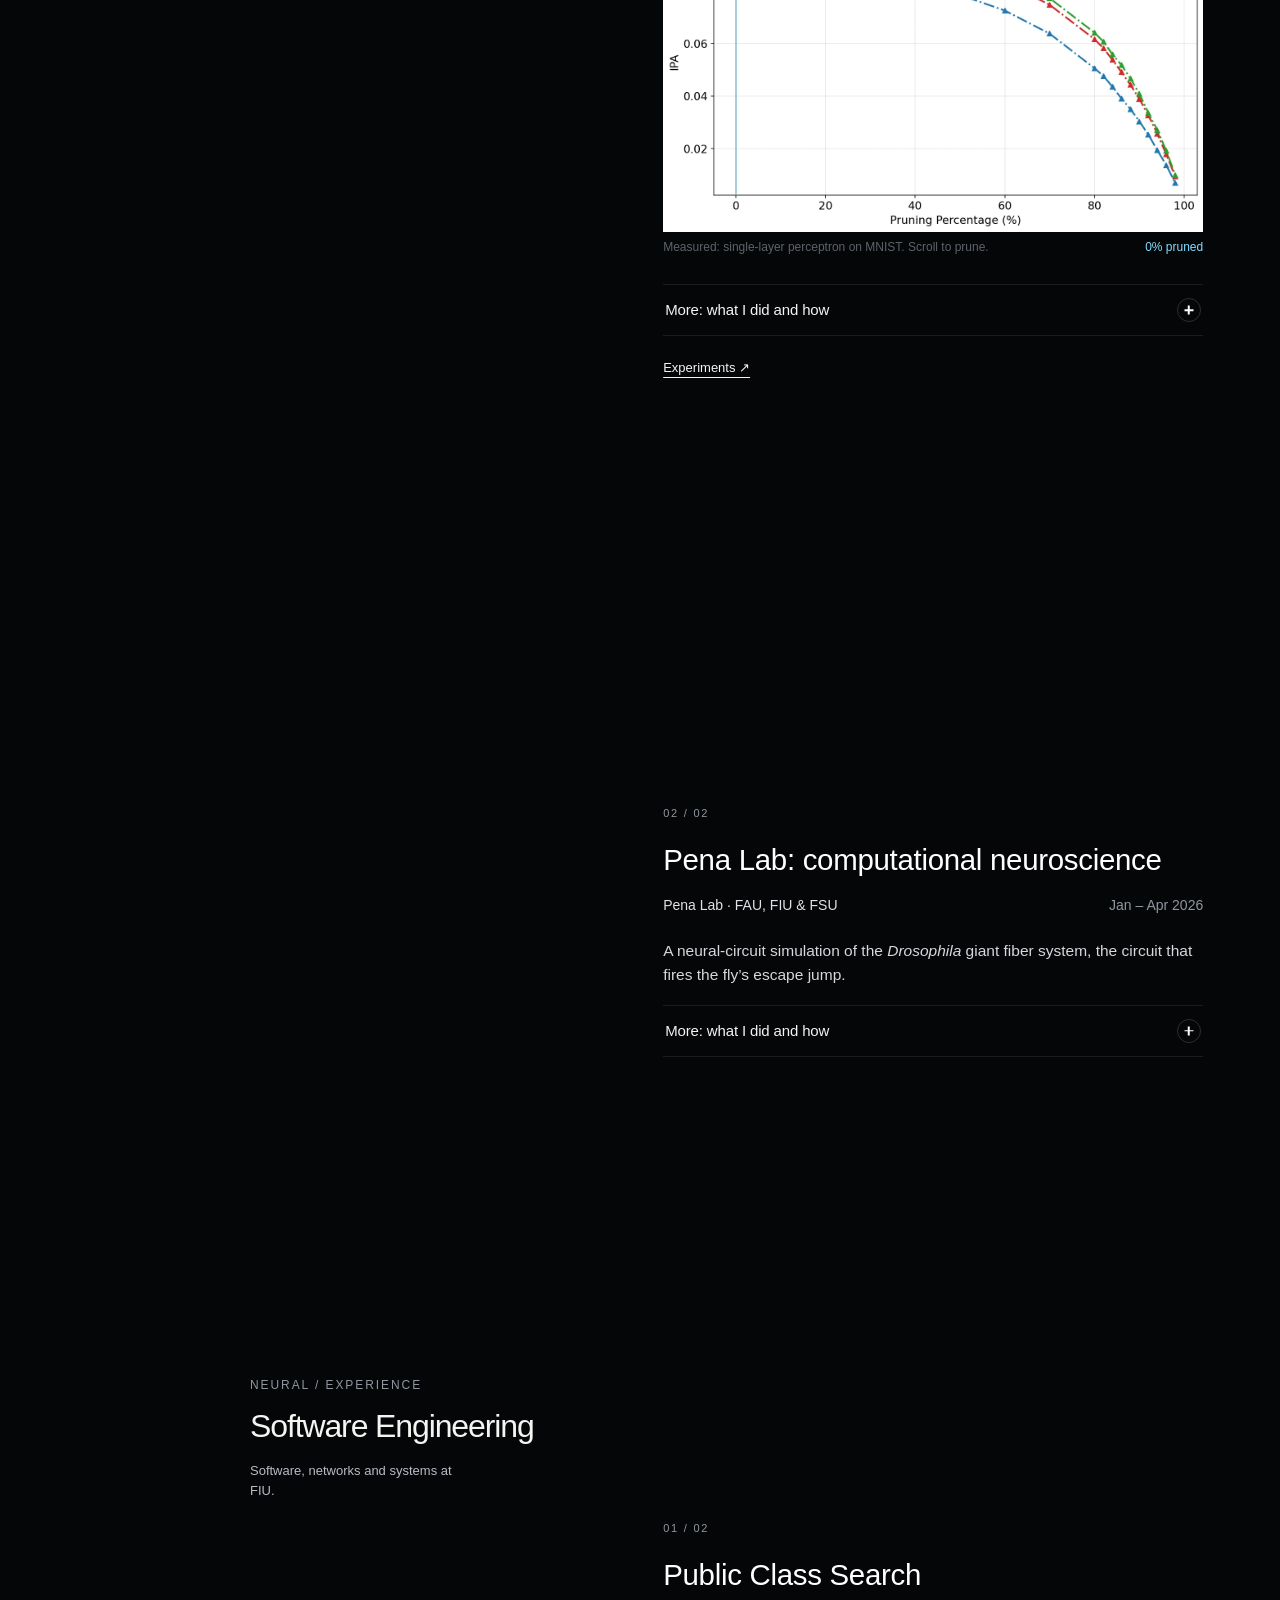
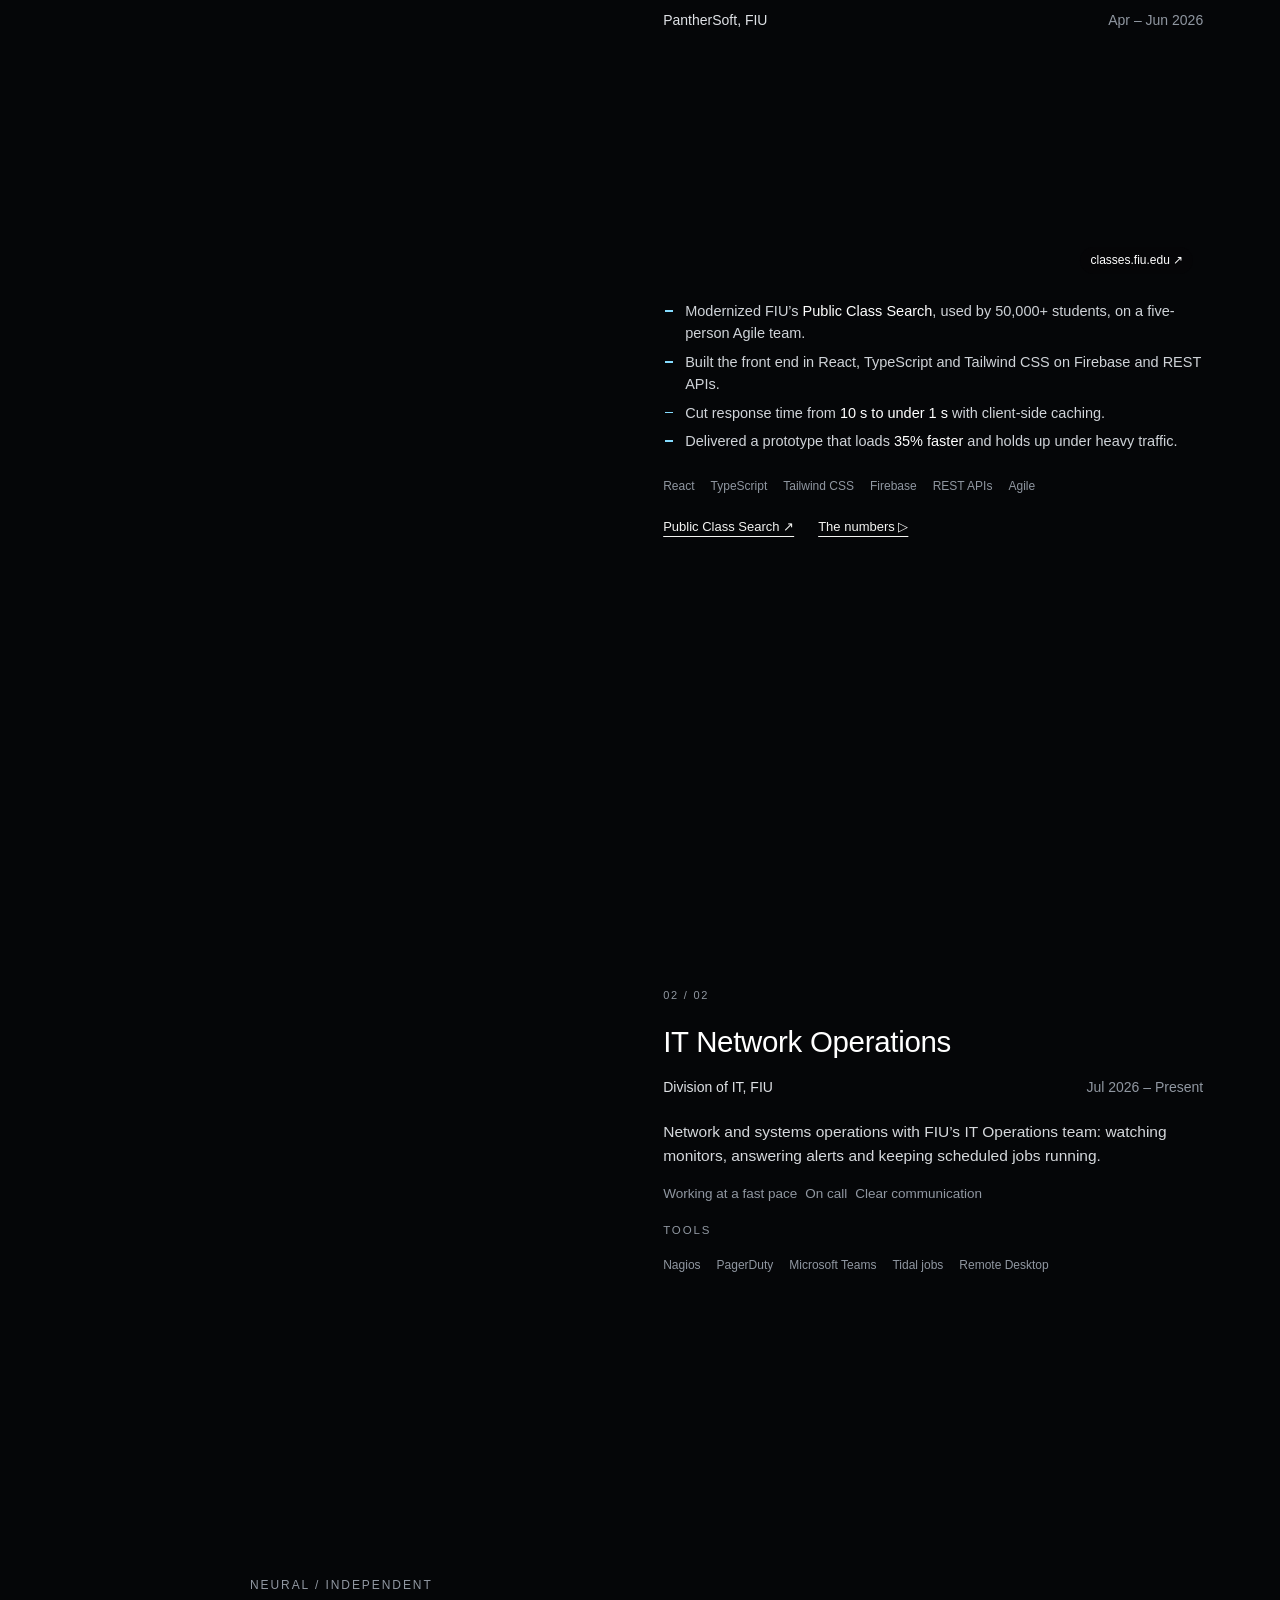
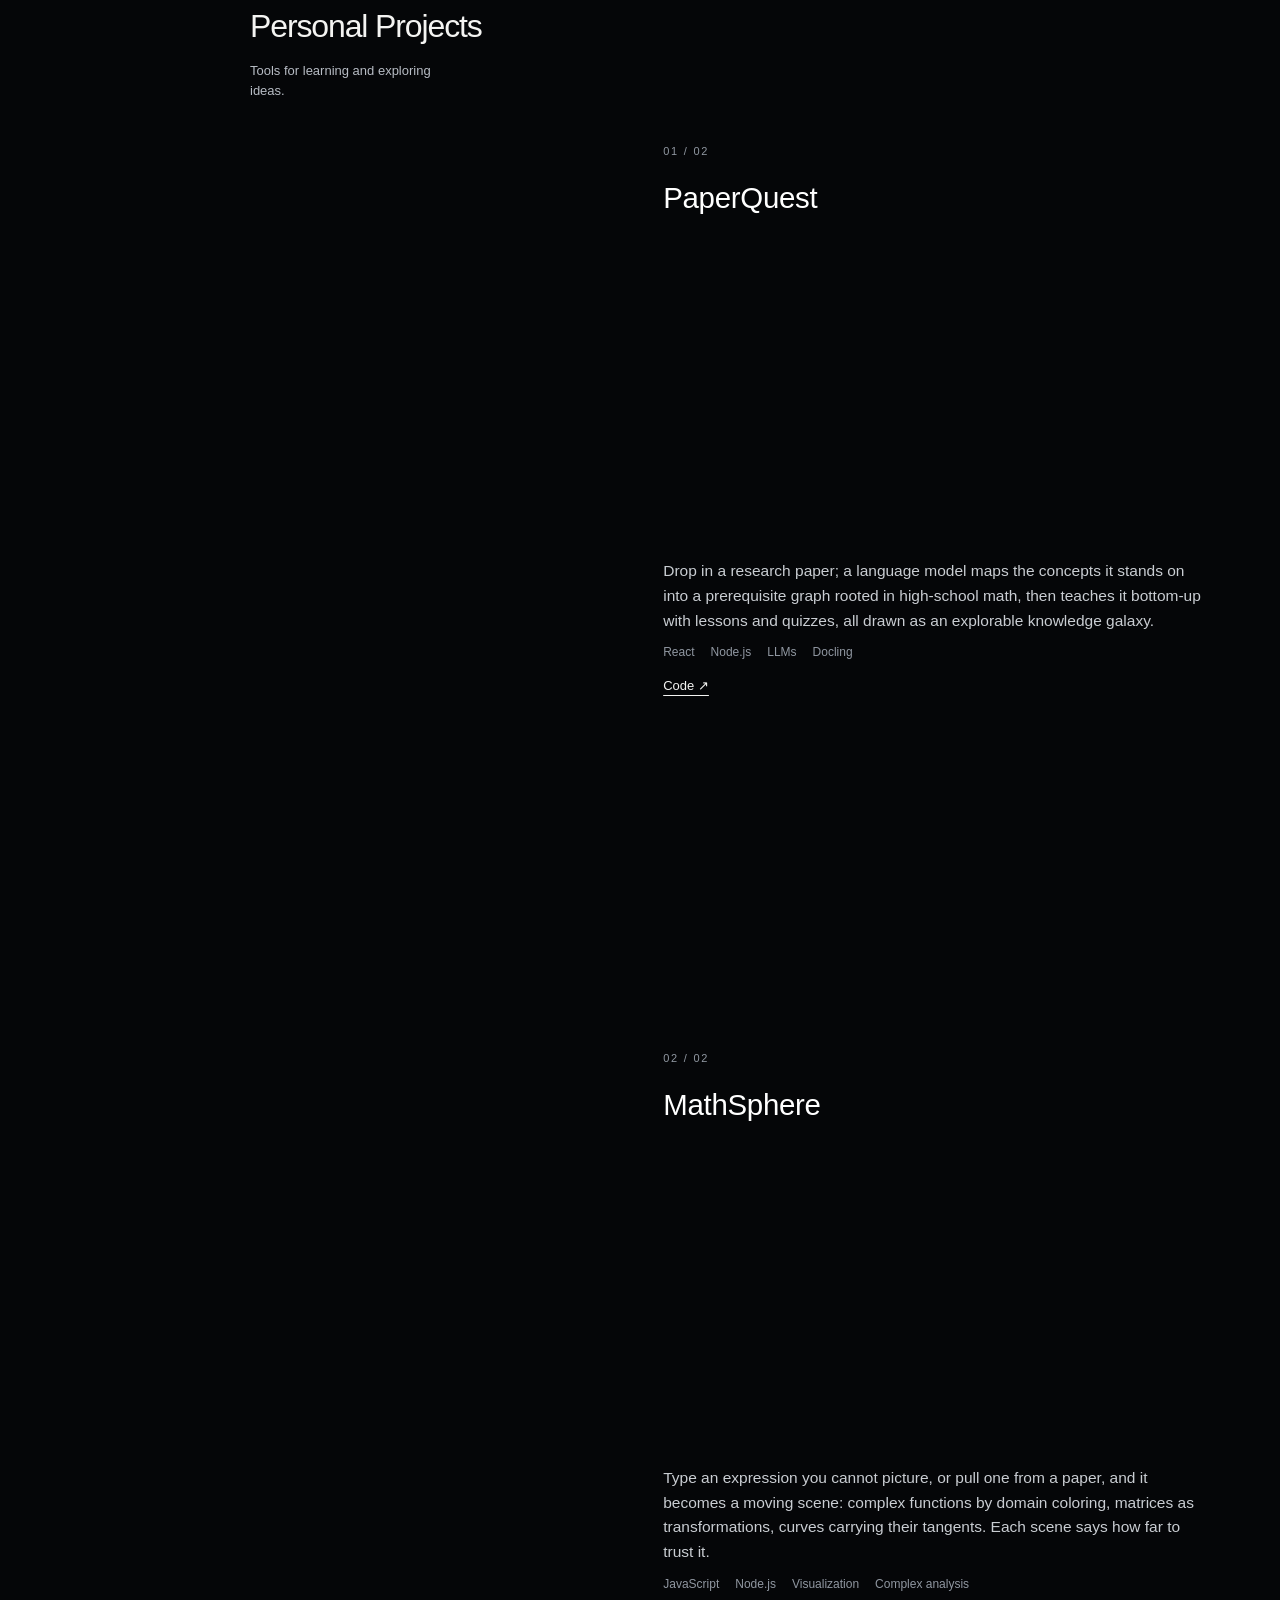
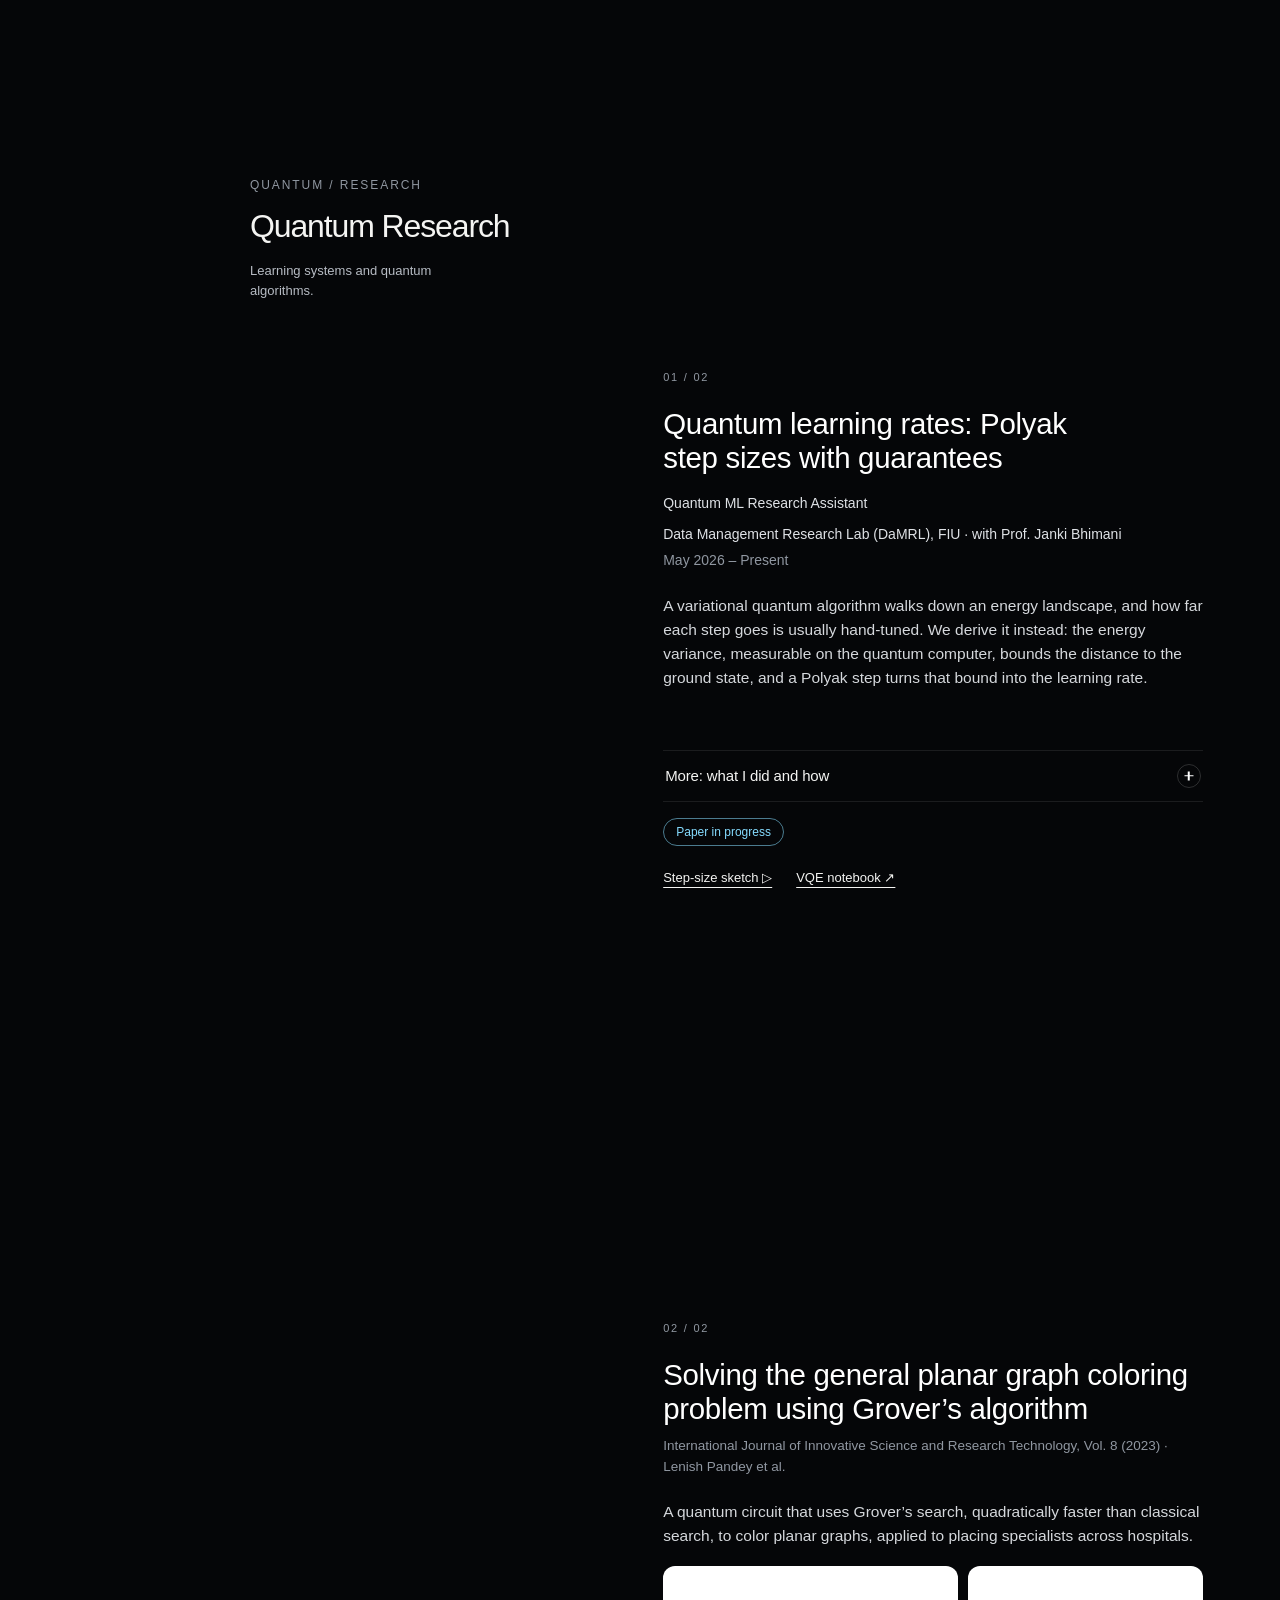
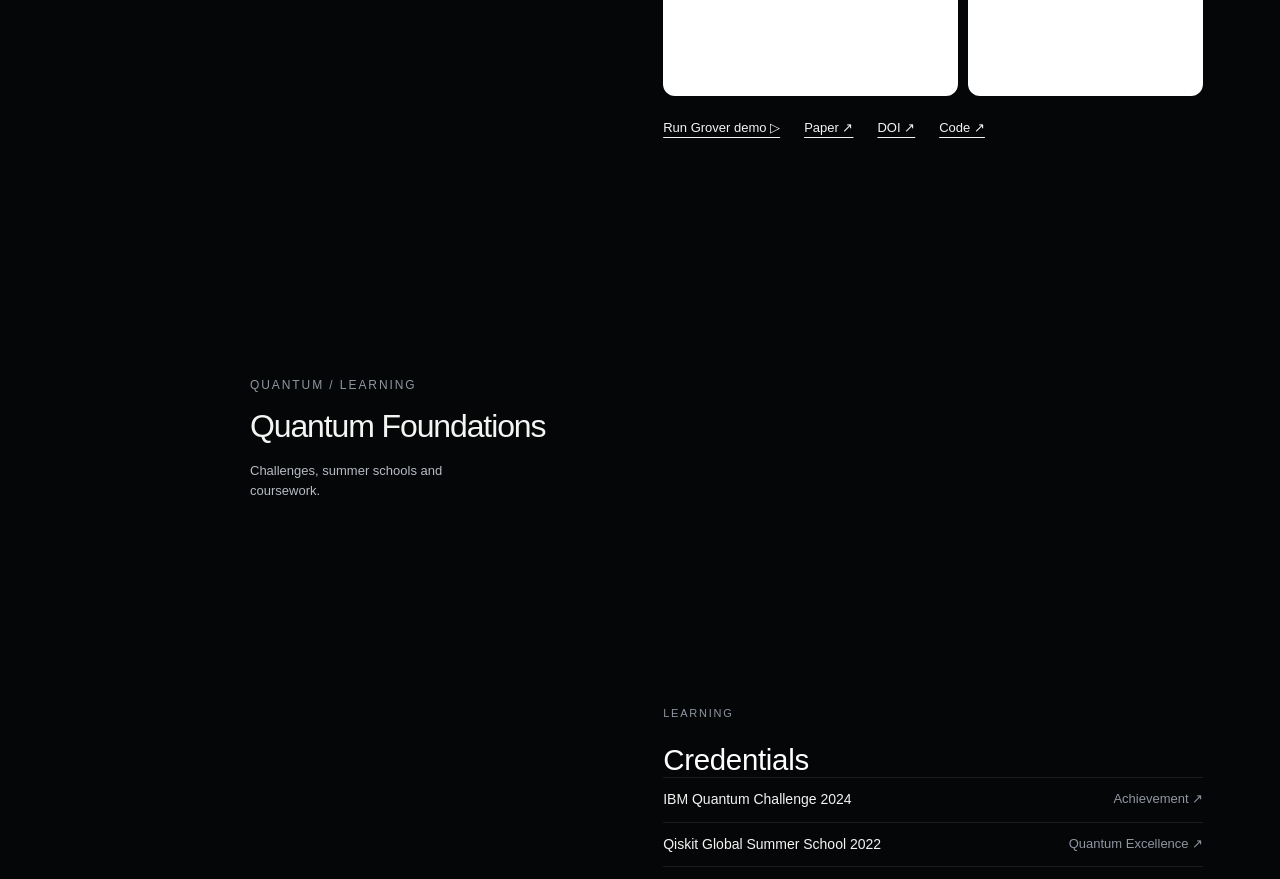
<file: projects.html>
<!doctype html><html lang="en"><head><meta charset="utf-8"><meta name="viewport" content="width=device-width,initial-scale=1"><meta http-equiv="refresh" content="0;url=index.html#work"><meta name="robots" content="noindex"><title>Lenish Pandey - Portfolio</title></head><body><p>This page has moved to <a href="index.html#work">the updated portfolio</a>.</p></body></html>
</file>
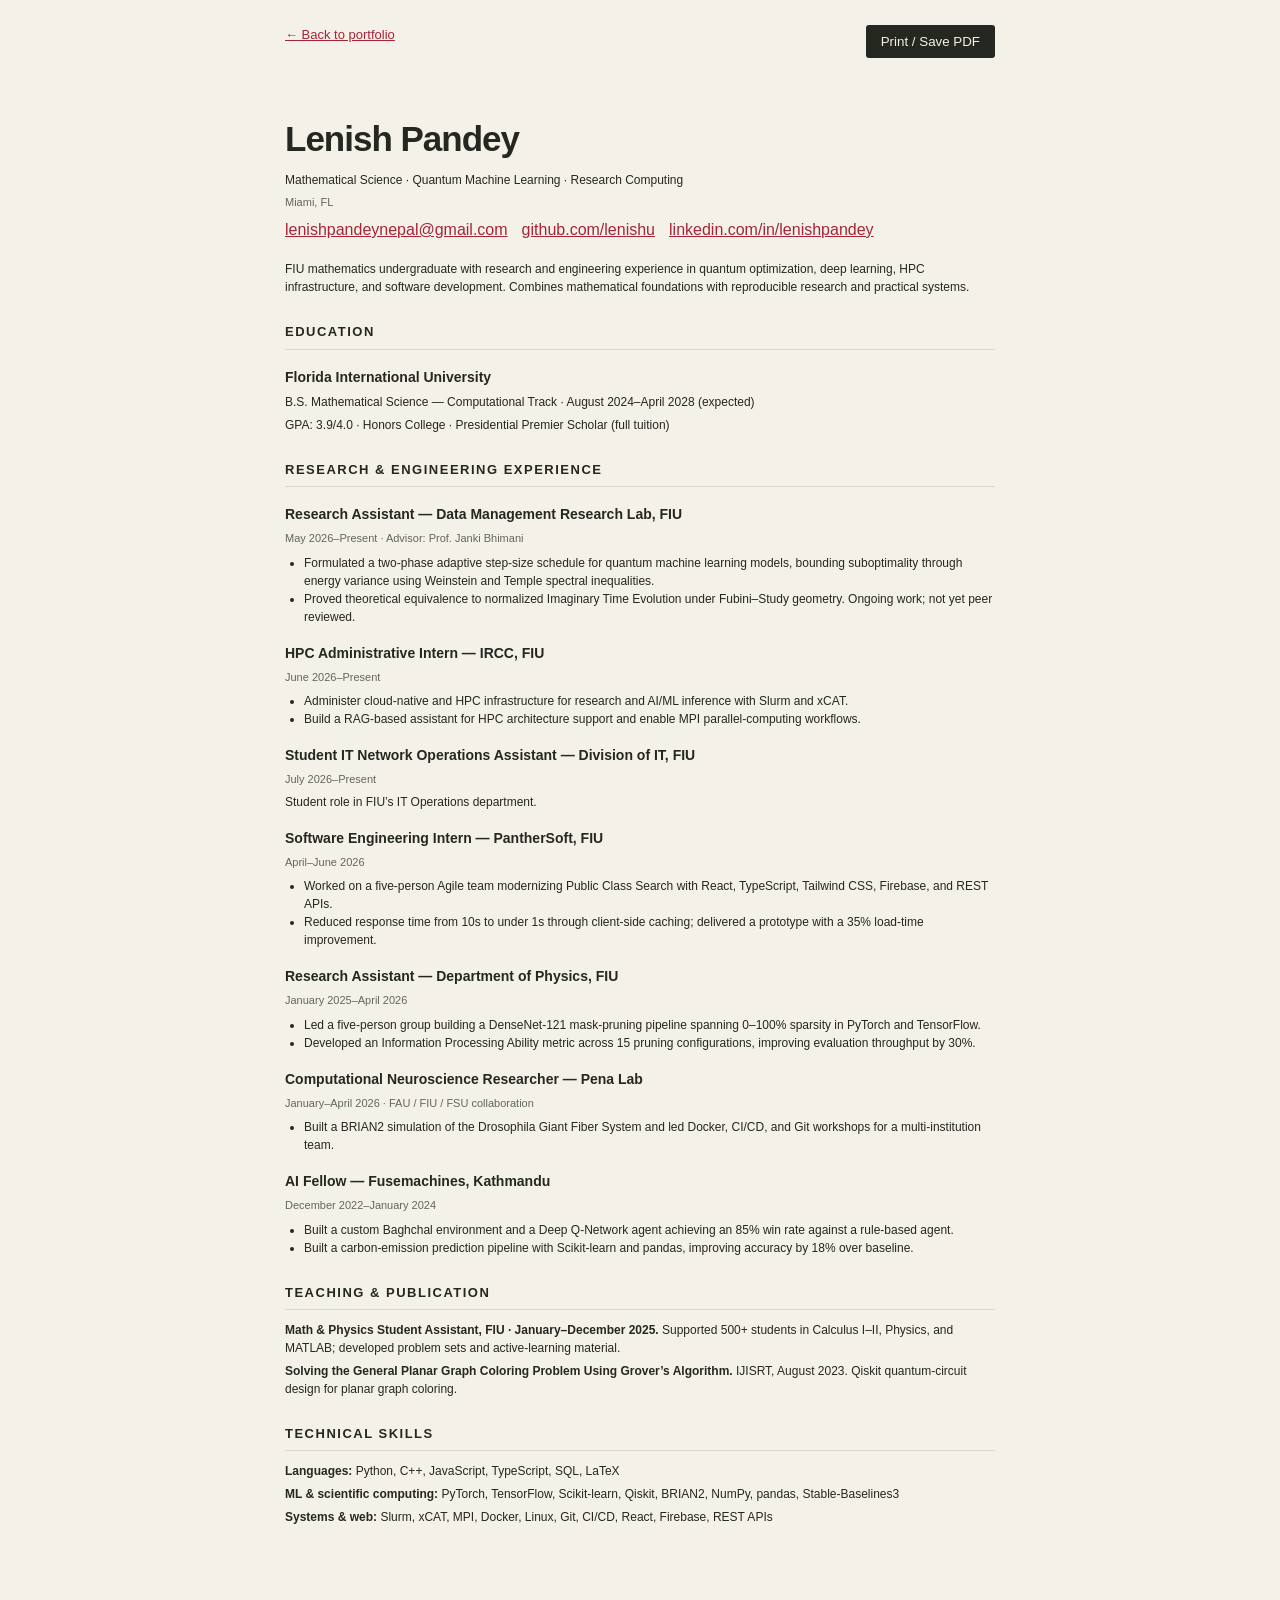
<file: resume.html>
<!doctype html>
<html lang="en"><head><meta charset="utf-8"><meta name="viewport" content="width=device-width, initial-scale=1"><meta name="theme-color" content="#f4f1e9"><title>Lenish Pandey — Résumé</title><link rel="icon" href="assets/favicon.svg"><style>
*{box-sizing:border-box}body{font-family:Helvetica,'Helvetica Neue',Arial,sans-serif;margin:0;background:#f4f1e9;color:#242821;line-height:1.5}main{max-width:820px;padding:55px 55px 70px;margin:auto}nav{display:flex;justify-content:space-between;max-width:820px;margin:25px auto 0;padding:0 55px;font-size:13px}a{color:#a72437}button{background:#242821;color:#f4f1e9;border:0;padding:9px 15px;border-radius:3px;cursor:pointer}h1{font-size:35px;letter-spacing:-1px;margin:0}h2{font-size:13px;text-transform:uppercase;letter-spacing:1.5px;border-bottom:1px solid #d8d8cd;padding-bottom:7px;margin-top:26px}h3{font-size:14px;margin:17px 0 3px}p,li{font-size:12px}p{margin:5px 0}ul{padding-left:19px;margin:7px 0}.meta{color:#62675d;font-size:11px}.intro{margin-top:18px}.contact{display:flex;gap:5px 14px;flex-wrap:wrap;margin-top:8px}a:focus-visible,button:focus-visible{outline:3px solid #a72437;outline-offset:4px}@media(max-width:600px){main{padding:30px 24px}nav{padding:0 24px}h1{font-size:30px}}@media print{@page{size:A4;margin:14mm}body{background:#fff}nav{display:none}main{padding:0;max-width:none}h1{font-size:26px}h2{margin-top:17px}h3{margin-top:12px}p,li{font-size:10px}a{color:inherit;text-decoration:none}.entry{break-inside:avoid}.meta{font-size:10px}}
</style></head><body><nav><a href="index.html">← Back to portfolio</a><button onclick="window.print()">Print / Save PDF</button></nav><main><header><h1>Lenish Pandey</h1><p>Mathematical Science · Quantum Machine Learning · Research Computing</p><p class="meta">Miami, FL</p><div class="contact"><a href="mailto:lenishpandeynepal@gmail.com">lenishpandeynepal@gmail.com</a><a href="https://github.com/lenishu">github.com/lenishu</a><a href="https://linkedin.com/in/lenishpandey">linkedin.com/in/lenishpandey</a></div><p class="intro">FIU mathematics undergraduate with research and engineering experience in quantum optimization, deep learning, HPC infrastructure, and software development. Combines mathematical foundations with reproducible research and practical systems.</p></header>
<section><h2>Education</h2><h3>Florida International University</h3><p>B.S. Mathematical Science — Computational Track · August 2024–April 2028 (expected)</p><p>GPA: 3.9/4.0 · Honors College · Presidential Premier Scholar (full tuition)</p></section>
<section><h2>Research & engineering experience</h2>
<div class="entry"><h3>Research Assistant — Data Management Research Lab, FIU</h3><p class="meta">May 2026–Present · Advisor: Prof. Janki Bhimani</p><ul><li>Formulated a two-phase adaptive step-size schedule for quantum machine learning models, bounding suboptimality through energy variance using Weinstein and Temple spectral inequalities.</li><li>Proved theoretical equivalence to normalized Imaginary Time Evolution under Fubini–Study geometry. Ongoing work; not yet peer reviewed.</li></ul></div>
<div class="entry"><h3>HPC Administrative Intern — IRCC, FIU</h3><p class="meta">June 2026–Present</p><ul><li>Administer cloud-native and HPC infrastructure for research and AI/ML inference with Slurm and xCAT.</li><li>Build a RAG-based assistant for HPC architecture support and enable MPI parallel-computing workflows.</li></ul></div>
<div class="entry"><h3>Student IT Network Operations Assistant — Division of IT, FIU</h3><p class="meta">July 2026–Present</p><p>Student role in FIU’s IT Operations department.</p></div>
<div class="entry"><h3>Software Engineering Intern — PantherSoft, FIU</h3><p class="meta">April–June 2026</p><ul><li>Worked on a five-person Agile team modernizing Public Class Search with React, TypeScript, Tailwind CSS, Firebase, and REST APIs.</li><li>Reduced response time from 10s to under 1s through client-side caching; delivered a prototype with a 35% load-time improvement.</li></ul></div>
<div class="entry"><h3>Research Assistant — Department of Physics, FIU</h3><p class="meta">January 2025–April 2026</p><ul><li>Led a five-person group building a DenseNet-121 mask-pruning pipeline spanning 0–100% sparsity in PyTorch and TensorFlow.</li><li>Developed an Information Processing Ability metric across 15 pruning configurations, improving evaluation throughput by 30%.</li></ul></div>
<div class="entry"><h3>Computational Neuroscience Researcher — Pena Lab</h3><p class="meta">January–April 2026 · FAU / FIU / FSU collaboration</p><ul><li>Built a BRIAN2 simulation of the Drosophila Giant Fiber System and led Docker, CI/CD, and Git workshops for a multi-institution team.</li></ul></div>
<div class="entry"><h3>AI Fellow — Fusemachines, Kathmandu</h3><p class="meta">December 2022–January 2024</p><ul><li>Built a custom Baghchal environment and a Deep Q-Network agent achieving an 85% win rate against a rule-based agent.</li><li>Built a carbon-emission prediction pipeline with Scikit-learn and pandas, improving accuracy by 18% over baseline.</li></ul></div>
</section><section class="entry"><h2>Teaching & publication</h2><p><strong>Math & Physics Student Assistant, FIU · January–December 2025.</strong> Supported 500+ students in Calculus I–II, Physics, and MATLAB; developed problem sets and active-learning material.</p><p><strong>Solving the General Planar Graph Coloring Problem Using Grover’s Algorithm.</strong> IJISRT, August 2023. Qiskit quantum-circuit design for planar graph coloring.</p></section><section class="entry"><h2>Technical skills</h2><p><strong>Languages:</strong> Python, C++, JavaScript, TypeScript, SQL, LaTeX</p><p><strong>ML & scientific computing:</strong> PyTorch, TensorFlow, Scikit-learn, Qiskit, BRIAN2, NumPy, pandas, Stable-Baselines3</p><p><strong>Systems & web:</strong> Slurm, xCAT, MPI, Docker, Linux, Git, CI/CD, React, Firebase, REST APIs</p></section></main></body></html>
</file>
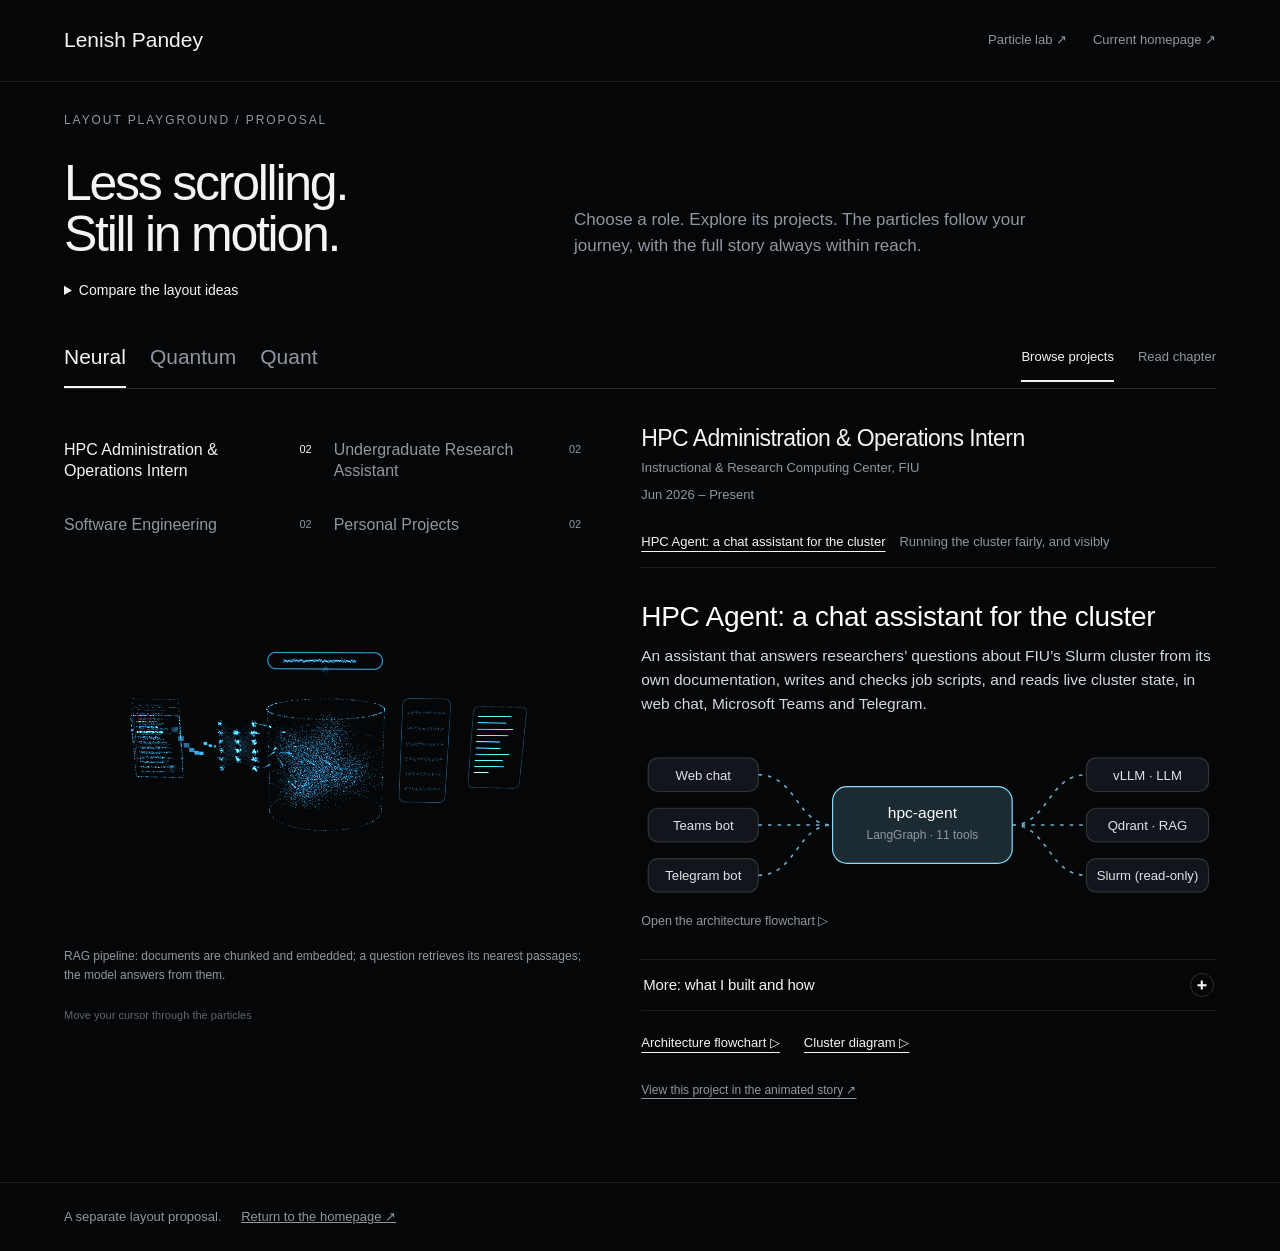
<file: lab/layout.html>
<!doctype html>
<html lang="en">
<head>
  <meta charset="utf-8"><meta name="viewport" content="width=device-width,initial-scale=1">
  <title>Layout playground — Lenish Pandey</title>
  <link rel="stylesheet" href="../app.css?v=20260924f">
  <link rel="stylesheet" href="../story.css?v=20260924f">
  <link rel="stylesheet" href="layout.css?v=20260924g">
  <script src="../viz.js?v=20260924f" defer></script>
  <script src="layout.js?v=20260924g" type="module"></script>
</head>
<body class="story playground" data-field="neural">
  <header class="pg-nav"><a href="../index.html">Lenish Pandey</a><a href="particles.html">Particle lab ↗</a><a href="../index.html">Current homepage ↗</a></header>
  <main>
    <div class="pg-intro"><p class="kicker">Layout playground / proposal</p><h1>Less scrolling.<br>Still in motion.</h1><p>Choose a role. Explore its projects. The particles follow your journey, with the full story always within reach.</p></div>
    <details class="pg-notes"><summary>Compare the layout ideas</summary><ol>
      <li><b>Chapter browser — recommended.</b> One workspace for Neural, Quantum and Quant. Switch roles on the left and projects on the right. Keep the results visible; open More for methods and tools.</li>
      <li><b>Compact reading view.</b> Use “Read chapter” below to see every project in a chapter without the full-screen gaps.</li>
      <li><b>Selected work first.</b> A future homepage could show one strong result from each chapter, followed by this browser for the full archive.</li>
    </ol></details>
    <div class="pg-toolbar"><nav class="pg-fields" aria-label="Chapters"><button data-field="neural" aria-pressed="true">Neural</button><button data-field="quantum" aria-pressed="false">Quantum</button><button data-field="quant" aria-pressed="false">Quant</button></nav><div class="pg-modes" aria-label="Reading mode"><button data-mode="browse" aria-pressed="true">Browse projects</button><button data-mode="read" aria-pressed="false">Read chapter</button></div></div>
    <div class="pg-workspace">
      <aside class="pg-stage">
        <nav class="pg-sidebar" aria-label="Experience groups"></nav>
        <figure class="pg-animation">
          <canvas id="pg-particles" aria-label="Animated particle illustration of the selected project" aria-describedby="pg-caption"></canvas>
          <figcaption id="pg-caption"></figcaption>
        </figure>
        <p class="pg-motion-note">Move your cursor through the particles</p>
      </aside>
      <div class="pg-content" id="pg-content"><p role="status">Loading the portfolio…</p></div>
    </div>
  </main>
  <footer class="pg-footer">A separate layout proposal. <a href="../index.html">Return to the homepage ↗</a></footer>
</body></html>
</file>
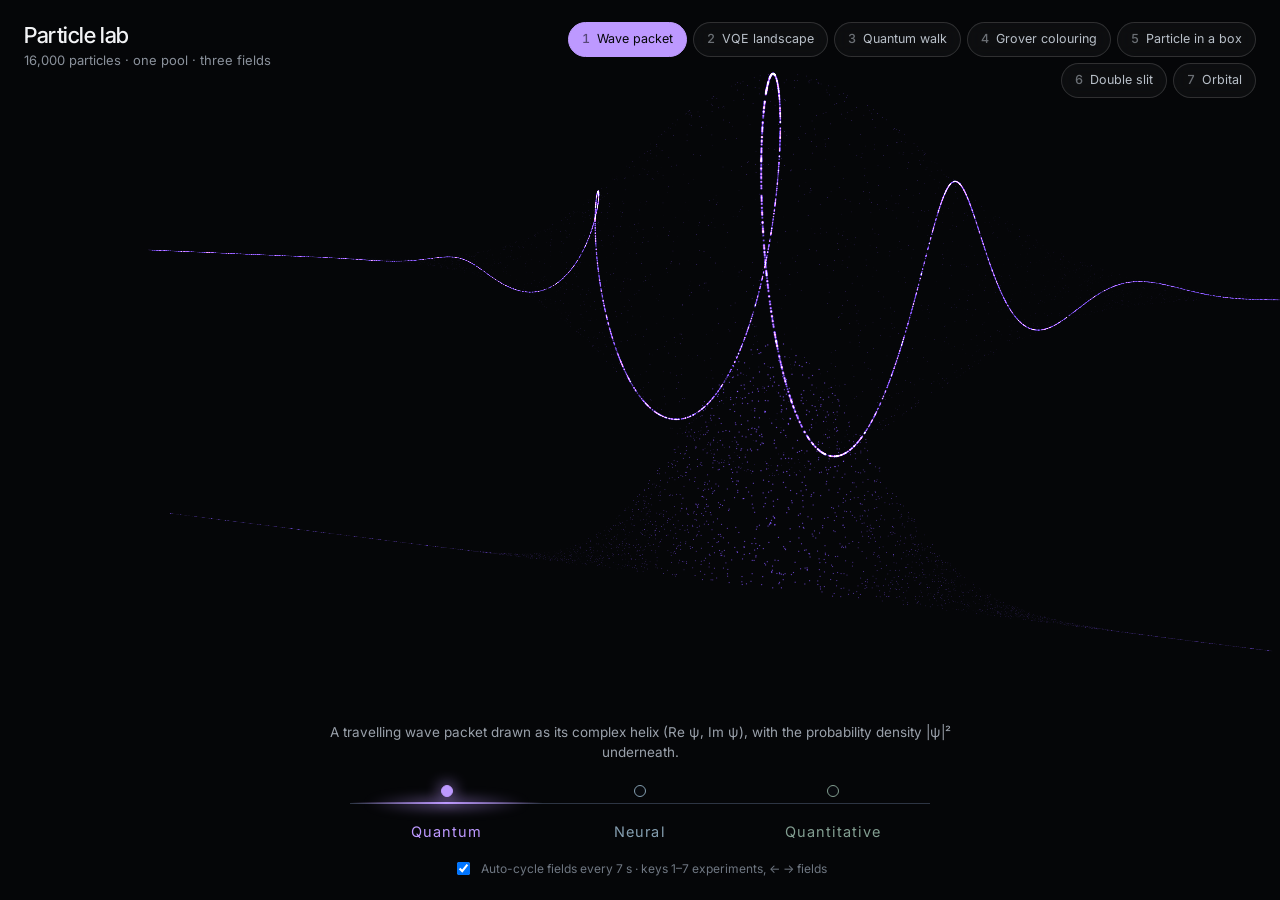
<file: lab/particles.html>
<!doctype html>
<html lang="en">
<head>
  <meta charset="utf-8"><meta name="viewport" content="width=device-width, initial-scale=1">
  <title>Particle lab — Quantum · Neural · Quantitative</title>
  <link rel="stylesheet" href="https://fonts.googleapis.com/css2?family=Inter+Tight:wght@500&family=Inter:wght@400;500&display=swap">
  <style>
    @property --c { syntax: '<color>'; inherits: true; initial-value: #bd99ff; }
    :root { --quantum:#bd99ff; --neural:#85dcff; --quant:#a1edc4; }
    * { box-sizing:border-box; }
    html,body { margin:0; height:100%; background:#050608; color:#f2f3f5; font:15px/1.5 Inter,system-ui,sans-serif; overflow:hidden; }
    body { --c:var(--quantum); transition:--c .45s ease; }
    body[data-field="neural"] { --c:var(--neural); }
    body[data-field="quant"] { --c:var(--quant); }
    canvas { position:fixed; inset:0; width:100%; height:100%; display:block; touch-action:pan-y; }
    .top { position:fixed; left:24px; top:22px; right:24px; display:flex; justify-content:space-between; align-items:flex-start; gap:20px; flex-wrap:wrap; }
    h1 { margin:0; font:500 22px 'Inter Tight',sans-serif; letter-spacing:-.02em; }
    h1 small { display:block; margin-top:4px; font:400 13px Inter,sans-serif; color:#8a919b; letter-spacing:0; }
    .exps { display:flex; gap:6px; flex-wrap:wrap; justify-content:flex-end; max-width:760px; }
    .exps button { border:1px solid rgba(255,255,255,.14); background:rgba(255,255,255,.035); color:#b9c0c9; border-radius:999px; padding:7px 13px; font:inherit; font-size:12.5px; cursor:pointer; backdrop-filter:blur(8px); transition:color .25s, background-color .25s, border-color .25s; }
    .exps button:hover { border-color:rgba(255,255,255,.3); color:#fff; }
    .exps button b { font-weight:500; opacity:.55; margin-right:7px; font-variant-numeric:tabular-nums; }
    .exps button[aria-pressed="true"] { color:#05070a; background:var(--c); border-color:var(--c); }
    .ui { position:fixed; inset:auto 0 0; display:flex; flex-direction:column; align-items:center; gap:10px; padding:0 16px 22px; pointer-events:none; }
    .ui > * { pointer-events:auto; }
    .desc { max-width:660px; margin:0; text-align:center; color:#9aa1ab; font-size:13.5px; min-height:2.8em; }
    label { font-size:12px; color:#6f7782; display:flex; gap:8px; align-items:center; }

    /* field switcher: a track with a dot per field; the glow slides to the active one */
    .switch { --i:0; position:relative; display:grid; grid-template-columns:repeat(3, 1fr); width:min(100%, 580px); }
    .switch::before { content:""; position:absolute; left:0; right:0; top:31px; height:1px; background:#374253; opacity:.8; }
    .switch .glow { position:absolute; left:0; top:30px; width:calc(100% / 3); height:3px; pointer-events:none; transform:translateX(calc(var(--i) * 100%)); transition:transform .6s cubic-bezier(.22,.8,.24,1); }
    .switch .glow::before { content:""; position:absolute; inset:0 0 1px; background:linear-gradient(90deg, transparent, var(--c) 50%, transparent); }
    .switch .glow::after { content:""; position:absolute; left:8%; right:8%; top:-9px; bottom:-9px; background:radial-gradient(closest-side, color-mix(in srgb, var(--c) 42%, transparent), transparent); filter:blur(5px); }
    .switch button { --f:var(--quantum); --m:#8b8aab; position:relative; display:flex; flex-direction:column; align-items:center; appearance:none; background:none; border:0; padding:0 6px 6px; color:var(--m); font:inherit; font-size:14.5px; letter-spacing:.07em; cursor:pointer; transition:color .35s; -webkit-tap-highlight-color:transparent; }
    .switch button[data-field="neural"] { --f:var(--neural); --m:#849eb0; }
    .switch button[data-field="quant"] { --f:var(--quant); --m:#829e91; }
    .switch .dot { width:12px; height:12px; margin:13px 0 24px; border:1.5px solid currentColor; border-radius:50%; background:#07090d; transition:background-color .35s, border-color .35s, box-shadow .35s, transform .35s; }
    .switch button:hover .dot { transform:scale(1.18); }
    .switch button[aria-pressed="true"] { color:var(--f); }
    .switch button[aria-pressed="true"] .dot { background:var(--f); border-color:var(--f); box-shadow:0 0 16px var(--f); }
    .switch button:focus-visible { outline:none; }
    .switch button:focus-visible .dot { outline:2px solid var(--f); outline-offset:4px; }
    @media (max-width:560px) {
      .top { left:16px; right:16px; top:16px; }
      .exps { justify-content:flex-start; }
      .exps button { padding:6px 10px; font-size:12px; }
      .switch button { font-size:12.5px; letter-spacing:.04em; }
      .desc { font-size:12.5px; }
    }
    @media (prefers-reduced-motion: reduce) { .switch .glow, .switch .dot, .switch button, body { transition:none; } }
  </style>
</head>
<body data-field="quantum">
  <canvas id="c" aria-label="Particles morphing between quantum, neural and quantitative forms"></canvas>
  <div class="top">
    <h1>Particle lab<small>16,000 particles · one pool · three fields</small></h1>
    <div class="exps" role="group" aria-label="Experiment"></div>
  </div>
  <div class="ui">
    <p class="desc" id="desc"></p>
    <div class="switch" role="group" aria-label="Field">
      <span class="glow" aria-hidden="true"></span>
      <button type="button" data-field="quantum" aria-pressed="true"><span class="dot" aria-hidden="true"></span>Quantum</button>
      <button type="button" data-field="neural" aria-pressed="false"><span class="dot" aria-hidden="true"></span>Neural</button>
      <button type="button" data-field="quant" aria-pressed="false"><span class="dot" aria-hidden="true"></span>Quantitative</button>
    </div>
    <label><input type="checkbox" id="auto" checked> Auto-cycle fields every 7 s · keys 1–7 experiments, ← → fields</label>
  </div>
  <script type="module">
    import { startLab, EXPERIMENTS, FIELDS } from '../particles.js';
    const exps = document.querySelector('.exps'), desc = document.getElementById('desc'), sw = document.querySelector('.switch'), auto = document.getElementById('auto');
    const fieldBtns = [...sw.querySelectorAll('[data-field]')];
    let shownField = null;
    // ?field=neural&exp=3 opens straight on that experiment
    const params = new URLSearchParams(location.search), deep = params.get('field') || params.get('exp');
    const lab = startLab(document.getElementById('c'), {
      field: FIELDS.includes(params.get('field')) ? params.get('field') : FIELDS[0], exp: Math.max(0, (+params.get('exp') || 1) - 1),
      onChange(field, exp, shown) {
        document.body.dataset.field = field;
        sw.style.setProperty('--i', FIELDS.indexOf(field));
        fieldBtns.forEach(b => b.setAttribute('aria-pressed', String(b.dataset.field === field)));
        if (field !== shownField) {   // each field has its own experiment list
          shownField = field;
          exps.replaceChildren(...EXPERIMENTS[field].map((e, k) => {
            const b = document.createElement('button'); b.type = 'button'; b.dataset.exp = k;
            b.append(Object.assign(document.createElement('b'), { textContent: k + 1 }), e.name); return b;
          }));
        }
        exps.querySelectorAll('[data-exp]').forEach(b => b.setAttribute('aria-pressed', String(+b.dataset.exp === shown)));
        desc.textContent = EXPERIMENTS[field][shown].desc;
      },
    });
    window.lab = lab;
    let timer, hoverTimer;
    const schedule = () => { clearInterval(timer); if (auto.checked) timer = setInterval(() => { const { field, exp } = lab.state; lab.set(FIELDS[(FIELDS.indexOf(field) + 1) % 3], exp); }, 7000); };
    const pick = field => { clearTimeout(hoverTimer); lab.set(field, lab.state.exp); schedule(); };
    fieldBtns.forEach(b => {
      // hover switches after a short intent delay so sweeping across the bar doesn't flicker through fields
      b.addEventListener('pointerenter', e => { if (e.pointerType !== 'mouse') return; clearTimeout(hoverTimer); hoverTimer = setTimeout(() => pick(b.dataset.field), 90); });
      b.addEventListener('pointerleave', () => clearTimeout(hoverTimer));
      b.addEventListener('click', () => pick(b.dataset.field));
    });
    exps.addEventListener('click', e => { const b = e.target.closest('[data-exp]'); if (b) { lab.set(lab.state.field, +b.dataset.exp); schedule(); } });
    auto.onchange = schedule;
    addEventListener('keydown', e => {
      if (e.target.closest?.('input')) return;
      const { field } = lab.state, n = EXPERIMENTS[field].length;
      if (/^[1-9]$/.test(e.key) && +e.key <= n) { lab.set(field, +e.key - 1); schedule(); }
      if (e.key === 'ArrowLeft' || e.key === 'ArrowRight') { const i = (FIELDS.indexOf(field) + (e.key === 'ArrowRight' ? 1 : 2)) % 3; pick(FIELDS[i]); }
    });
    if (deep) auto.checked = params.get('auto') === '1';
    schedule();
  </script>
</body>
</html>
</file>
<file: app.css>
:root {
  --bg:#060708;
  --panel:#0d0f12;
  --panel-2:#14171c;
  --line:rgba(255,255,255,.09);
  --line-2:rgba(255,255,255,.16);
  --text:#f4f4f2;
  --muted:#9097a1;
  --faint:#5d636c;
  --ai:#5aa9ff;
  --quantum:#a78bfa;
  --quant:#3ddc97;
  --field:var(--ai);
  --font-heading:Helvetica,'Helvetica Neue',Arial,sans-serif;
  --font-body:Helvetica,'Helvetica Neue',Arial,sans-serif;
  --mono:ui-monospace,SFMono-Regular,Consolas,monospace;
  --ease:cubic-bezier(.2,.7,.2,1);
  color-scheme:dark;
}

* { box-sizing:border-box; }
html { scroll-behavior:smooth; scroll-padding-top:84px; }
body {
  margin:0;
  background:var(--bg);
  color:var(--text);
  font-family:var(--font-body);
  font-size:16px;
  line-height:1.55;
  -webkit-font-smoothing:antialiased;
}
a { color:inherit; }
button { font:inherit; color:inherit; cursor:pointer; }
img,video,canvas { display:block; max-width:100%; }
h1,h2,h3,h4,p,figure { margin:0; }
:focus-visible { outline:2px solid var(--field); outline-offset:3px; border-radius:6px; }
::selection { background:var(--field); color:#000; }
.sr-only { position:absolute; width:1px; height:1px; padding:0; margin:-1px; overflow:hidden; clip:rect(0,0,0,0); white-space:nowrap; border:0; }
.skip-link { position:fixed; left:16px; top:-60px; z-index:50; padding:10px 16px; border-radius:999px; background:#fff; color:#000; text-decoration:none; }
.skip-link:focus { top:12px; }

/* ---------------- Navbar ---------------- */
.nav {
  position:fixed;
  inset:0 0 auto;
  z-index:10;
  display:flex;
  justify-content:space-between;
  align-items:center;
  padding:18px 32px;
  pointer-events:none;
}
.nav > * { pointer-events:auto; }
.nav.solid { background:linear-gradient(rgba(6,7,8,.92),rgba(6,7,8,0)); }
.logo {
  display:flex;
  align-items:center;
  gap:10px;
  font:500 26px/1 var(--font-heading);
  letter-spacing:-.03em;
  text-decoration:none;
}
.logo span { font-size:28px; letter-spacing:-.02em; user-select:none; }
.nav-links { font-size:23px; letter-spacing:-.02em; }
.nav-links a, .nav-cta { text-decoration:none; transition:opacity .2s; }
.nav-links a:hover, .nav-cta:hover { opacity:.6; }
.nav-links a[aria-current="page"] { opacity:.55; }
.nav-cta { font-size:23px; letter-spacing:-.02em; text-decoration:underline; text-underline-offset:3px; }
.burger { display:none; flex-direction:column; gap:5px; padding:8px; background:none; border:0; }
.burger i { display:block; width:24px; height:2px; background:#fff; transition:transform .3s, opacity .3s; }
.burger[aria-expanded="true"] i:nth-child(1) { transform:translateY(7px) rotate(45deg); }
.burger[aria-expanded="true"] i:nth-child(2) { opacity:0; }
.burger[aria-expanded="true"] i:nth-child(3) { transform:translateY(-7px) rotate(-45deg); }
.menu {
  position:fixed;
  inset:0;
  z-index:9;
  display:flex;
  flex-direction:column;
  justify-content:center;
  gap:32px;
  padding:0 32px;
  background:rgba(0,0,0,.9);
  backdrop-filter:blur(12px);
  opacity:0;
  pointer-events:none;
  transition:opacity .3s;
}
.menu.open { opacity:1; pointer-events:auto; }
.menu a { font-size:32px; font-weight:500; text-decoration:none; }
.menu a:last-child { text-decoration:underline; text-underline-offset:4px; }

/* ---------------- Hero ---------------- */

.hero-figure { position:absolute; inset:0; z-index:0; }
.hero-figure canvas { width:100%; height:100%; opacity:0; transition:opacity 1.2s var(--ease); }
.hero-figure.ready canvas { opacity:1; }
.hero-figure video { position:absolute; inset:0; width:100%; height:100%; object-fit:cover; object-position:70% center; }
.hero-figure::after {
  content:'';
  position:absolute;
  inset:auto 0 0;
  height:28%;
  background:linear-gradient(transparent, var(--bg));
  pointer-events:none;
}

.pills {
  display:flex;
  flex-wrap:wrap;
  row-gap:4px;
  opacity:0;
  transform:translateY(8px);
  transition:opacity .4s ease, transform .4s ease;
}
.pills.shown { opacity:1; transform:none; }
.pill {
  display:inline-flex;
  align-items:center;
  justify-content:center;
  gap:8px;
  margin:0 .2em .4em;
  padding:.35em 1.1em;
  border:1px solid rgba(0,0,0,.1);
  border-radius:999px;
  background:#fff;
  color:#000;
  font-size:15px;
  white-space:nowrap;
  text-decoration:none;
  transition:background .2s, color .2s;
}
.pill:hover { background:#000; color:#fff; border-color:rgba(255,255,255,.3); }
.pill .dot { width:8px; height:8px; border-radius:50%; background:var(--c); }
.pill.outline { background:transparent; color:#fff; border-color:#fff; gap:12px; }
.pill.outline:hover { background:#fff; color:#000; }
.pill.outline u { text-underline-offset:2px; }

/* ---------------- Fields ---------------- */

.kicker {
  display:inline-flex;
  align-items:center;
  gap:10px;
  margin-bottom:18px;
  font:500 12px/1 var(--font-body);
  letter-spacing:.16em;
  text-transform:uppercase;
  color:var(--field);
}
.kicker::before { content:''; width:8px; height:8px; border-radius:50%; background:var(--field); box-shadow:0 0 12px var(--field); }

/* Experience */

.metrics { display:grid; grid-template-columns:repeat(2,minmax(0,1fr)); gap:10px; align-content:start; }
.metric { padding:16px; border:1px solid var(--line); border-radius:14px; background:var(--panel); }
.metric b { display:block; font:500 26px/1 var(--font-heading); letter-spacing:-.02em; color:var(--field); }
.metric span { display:block; margin-top:8px; font-size:12.5px; color:var(--muted); }
.chips { display:flex; flex-wrap:wrap; gap:6px; margin-top:12px; }
.chips span { padding:4px 10px; border:1px solid var(--line); border-radius:999px; font-size:12px; color:#c3c8ce; }
.pending { display:inline-block; margin-left:8px; padding:2px 8px; border-radius:999px; border:1px dashed var(--line-2); font-size:11px; color:var(--muted); vertical-align:middle; }

/* Projects */

.links { display:flex; flex-wrap:wrap; gap:8px; margin-top:auto; padding-top:10px; }
.link-pill {
  display:inline-flex;
  align-items:center;
  gap:6px;
  padding:7px 14px;
  border:1px solid var(--line-2);
  border-radius:999px;
  background:none;
  font-size:13px;
  text-decoration:none;
  transition:background .2s, color .2s, border-color .2s;
}
.link-pill:hover { background:#fff; color:#000; border-color:#fff; }
.link-pill.primary { background:#fff; color:#000; border-color:#fff; }
.link-pill.primary:hover { background:var(--field); border-color:var(--field); }

/* Research */

.status { align-self:flex-start; padding:4px 12px; border-radius:999px; font-size:12px; border:1px solid color-mix(in srgb, var(--field) 55%, transparent); color:var(--field); }

.cert-row { display:grid; grid-template-columns:repeat(auto-fill,minmax(220px,1fr)); gap:10px; }
.cert { display:flex; flex-direction:column; gap:6px; padding:16px 18px; border:1px solid var(--line); border-radius:16px; background:var(--panel); text-decoration:none; transition:border-color .2s; }
a.cert:hover { border-color:var(--field); }
.cert b { font-weight:500; }
.cert span { font-size:12.5px; color:var(--muted); }

/* ---------------- Contact ---------------- */
.contact {
  position:relative;
  padding:140px 40px 90px;
  text-align:center;
  overflow:hidden;
  border-top:1px solid var(--line);
  background:radial-gradient(ellipse 50% 60% at 50% 100%, #1a1f2b, transparent 70%);
}
.contact .kicker { color:var(--muted); }
.contact .kicker::before { background:var(--quant); box-shadow:0 0 12px var(--quant); }
.contact h2 { font:500 clamp(48px,8vw,112px)/.98 var(--font-heading); letter-spacing:-.045em; }
.contact .pills { justify-content:center; margin-top:36px; opacity:1; transform:none; }
.footer {
  display:flex;
  justify-content:space-between;
  gap:20px;
  padding:26px 40px;
  border-top:1px solid var(--line);
  font-size:13px;
  color:var(--muted);
}
.footer a { text-decoration:none; }

/* ---------------- Dialog (demos) ---------------- */
dialog {
  width:min(820px,94vw);
  max-height:88vh;
  padding:40px 40px 30px;
  border:1px solid var(--line-2);
  border-radius:24px;
  background:#0f1115;
  color:var(--text);
  box-shadow:0 40px 120px rgba(0,0,0,.6);
}
dialog::backdrop { background:rgba(0,0,0,.72); backdrop-filter:blur(6px); }
dialog h2 { font:500 30px/1.1 var(--font-heading); letter-spacing:-.02em; margin:8px 0 8px; }
.dialog-kicker { font-size:12px; letter-spacing:.14em; text-transform:uppercase; color:var(--muted); }
.dialog-summary { color:var(--muted); }
.dialog-close { position:absolute; top:14px; right:16px; width:36px; height:36px; border:1px solid var(--line-2); border-radius:50%; background:none; font-size:18px; }
.dialog-viz { margin-top:20px; padding:16px; border-radius:16px; }
.dialog-viz svg { width:100%; height:auto; }
.dialog-viz figcaption { margin-top:10px; font-size:12px; color:#3f444b; }
.viz-controls { display:flex; flex-wrap:wrap; align-items:center; gap:10px 16px; margin-top:12px; font-size:13px; color:#1c1f24; }
.viz-controls output { color:#3f444b; font-variant-numeric:tabular-nums; }
.viz-controls input[type="range"] { accent-color:#a72437; width:min(260px,100%); }
.viz-controls .button { padding:8px 16px; border:0; border-radius:999px; background:#111; color:#fff; font-size:13px; }
.viz-controls .text-button { background:none; border:0; text-decoration:underline; font-size:13px; color:#1c1f24; }
.dialog-viz .button:disabled { opacity:.4; }

/* ---------------- About page ---------------- */
.about-grid {
  display:grid;
  grid-template-columns:minmax(0,1fr) minmax(0,1.05fr);
  min-height:100vh;
}
.about-figure {
  position:sticky;
  top:0;
  height:100vh;
  background:radial-gradient(ellipse 70% 60% at 50% 45%, #161b26, var(--bg) 70%);
}
.about-figure .hero-figure { position:absolute; inset:0; }
.about-figure .hero-figure::after { display:none; }
.about-figure .figure-note { position:absolute; left:32px; bottom:28px; font-size:12px; letter-spacing:.12em; text-transform:uppercase; color:var(--muted); }
.about-copy { padding:140px 56px 80px 40px; }
.about-copy h1 { font:500 clamp(48px,6vw,84px)/1 var(--font-heading); letter-spacing:-.045em; }
.role-line { margin-top:14px; color:var(--muted); font-size:17px; }
.about-copy .lead { margin-top:30px; font-size:20px; line-height:1.55; color:#e3e5e8; }
.about-copy .lead + p { margin-top:14px; color:var(--muted); }
/* Compact, neutral academic highlights. */
.honors { display:flex; flex-wrap:wrap; gap:10px 20px; margin-top:20px; }
.honors div { display:flex; flex-wrap:wrap; align-items:center; gap:5px 9px; }
.honors b { padding:3px 7px; border-radius:3px; background:rgba(255,255,255,.08); color:var(--text); font:500 13.5px/1.4 var(--font-heading); }
.honors span { color:var(--muted); font-size:12.5px; }
.about-section { margin-top:64px; }
.about-section > h2 { margin-bottom:18px; font:500 13px var(--font-body); letter-spacing:.16em; text-transform:uppercase; color:var(--muted); }
.interest-grid { display:grid; grid-template-columns:repeat(3,minmax(0,1fr)); gap:10px; }
.interest { padding:18px; border:1px solid var(--line); border-radius:18px; background:var(--panel); text-decoration:none; transition:border-color .2s; }
.interest:hover { border-color:var(--c); }
.interest i { display:block; width:10px; height:10px; margin-bottom:26px; border-radius:50%; background:var(--c); box-shadow:0 0 14px var(--c); }
.interest b { display:block; font:500 18px var(--font-heading); }
.interest span { display:block; margin-top:6px; font-size:13px; color:var(--muted); }
.now-list { display:grid; gap:0; }
.now-list div { display:flex; justify-content:space-between; gap:20px; padding:14px 0; border-top:1px solid var(--line); }
.now-list div:last-child { border-bottom:1px solid var(--line); }
.now-list span { color:var(--muted); font-size:14px; text-align:right; }
.hobbies { display:flex; flex-wrap:wrap; gap:8px; }
.hobbies span { padding:10px 16px; border:1px dashed var(--line-2); border-radius:999px; color:var(--muted); font-size:14px; }
.edu { padding:22px; border:1px solid var(--line); border-radius:20px; background:var(--panel); }
.edu b { font:500 20px var(--font-heading); }
.edu p { margin-top:6px; color:var(--muted); font-size:14px; }

/* ---------------- Responsive ---------------- */
@media (max-width:980px) {
  .interest-grid { grid-template-columns:minmax(0,1fr); }
  .about-grid { grid-template-columns:minmax(0,1fr); }
  .about-figure { position:relative; height:70vh; }
  .about-copy { padding:40px 24px 80px; }
}
@media (max-width:767px) {
  .nav { padding:16px 20px; }
  .logo { font-size:21px; }
  .logo span { font-size:25px; }
  .nav-links,.nav-cta { display:none; }
  .burger { display:flex; }
  .pill { font-size:13px; padding:.35em 1em; }
  .contact { padding:100px 20px 70px; }
  .footer { flex-direction:column; padding:22px 20px; }
  dialog { padding:40px 18px 22px; }
}
@media (prefers-reduced-motion:reduce) {
  html { scroll-behavior:auto; }
  *,*::before,*::after { animation:none !important; transition:none !important; }
  .pills { opacity:1; transform:none; }
}

/* ---------------- Figures (viz.js), dark ---------------- */
.dialog-viz { background:#0b0d11; border:1px solid var(--line); color:var(--text); }
.dialog-viz figcaption { color:var(--muted); }
.viz-controls { color:#dfe2e6; }
.viz-controls output { color:var(--muted); }
.viz-controls input[type="range"] { accent-color:var(--field); }
.viz-controls .button { background:#fff; color:#000; }
.viz-controls .button:hover { background:var(--field); }
.viz-controls .text-button { color:#dfe2e6; }
.dialog-viz text { font-family:var(--font-body); }
#demo { --field:var(--ai); }
/* quantum */
.q-band { fill:color-mix(in srgb, var(--quantum) 22%, transparent); }
.q-ground { stroke:rgba(255,255,255,.45); stroke-dasharray:4 5; }
.q-divider { stroke:rgba(255,255,255,.18); stroke-dasharray:2 4; }
.q-line { fill:none; stroke:var(--quantum); stroke-width:2; stroke-dasharray:1; stroke-dashoffset:1; animation:draw 1.7s .2s cubic-bezier(.4,.2,.2,1) forwards; }
.q-dot { fill:#fff; opacity:0; transform-box:fill-box; transform-origin:center; animation:pop .35s forwards; animation-delay:calc(.2s + var(--i) * 80ms); }
.q-phase { font-size:9px; font-weight:600; letter-spacing:1.4px; fill:rgba(255,255,255,.6); }
.q-note { font-size:11px; fill:rgba(255,255,255,.55); }
.q-band-label { font-style:italic; font-size:14px; fill:var(--quantum); }
@keyframes draw { to { stroke-dashoffset:0; } }
@keyframes pop { from { opacity:0; transform:scale(.2); } to { opacity:1; transform:none; } }
/* hpc */
.h-wire { fill:none; stroke:rgba(255,255,255,.3); stroke-width:1.4; stroke-dasharray:3 4; }
.h-person { fill:#fff; }
.h-person + .h-title { fill:#000; }
.h-box,.h-doc { fill:#151922; stroke:rgba(255,255,255,.18); }
.h-title { font-size:13px; font-weight:600; fill:#fff; }
.h-sub { font-size:11px; fill:rgba(255,255,255,.6); }
.h-caps { font-size:8.5px; font-weight:600; letter-spacing:1.2px; fill:rgba(255,255,255,.55); }
.h-node { fill:#1a1f28; stroke:rgba(255,255,255,.08); transition:fill .35s; }
.h-node.on { fill:var(--quant); }
.h-mpi { stroke:#fff; stroke-width:2; stroke-linecap:round; }
.h-packet { fill:var(--ai); }
/* pruning */
.p-edge { stroke:var(--ai); stroke-width:1.1; opacity:.55; transition:opacity .25s; }
.p-edge.cut { opacity:.07; stroke-dasharray:3 4; }
.p-node { fill:#fff; stroke:#0b0d11; stroke-width:4; transition:fill .3s; }
.p-node.idle { fill:#39404b; }
/* bars */
.viz-bars { display:grid; gap:18px; }
.bar-group h4 { margin:0 0 4px; font-size:10px; font-weight:600; letter-spacing:1.3px; text-transform:uppercase; color:var(--muted); }
.bar-row { display:grid; grid-template-columns:170px minmax(0,1fr) 84px; align-items:center; gap:12px; margin-top:8px; font-size:12px; color:#dfe2e6; }
.bar-track { height:18px; border-radius:4px; background:rgba(255,255,255,.07); overflow:hidden; }
.bar-track i { display:block; width:0; height:100%; border-radius:4px; background:rgba(255,255,255,.3); transition:width 1.1s var(--ease); }
.bar-row.after .bar-track i { background:var(--ai); transition-delay:.4s; }
.viz-bars.grown .bar-track i { width:var(--w); }
.bar-row b { font:500 15px var(--font-heading); color:#fff; }
/* grover */
.g-graph line { stroke:rgba(255,255,255,.35); stroke-width:2; }
.g-graph .c1 { fill:#ff6b8a; } .g-graph .c2 { fill:var(--ai); } .g-graph .c3 { fill:#ffc56b; }
.g-axis { stroke:rgba(255,255,255,.3); }
.g-mean { stroke:#fff; stroke-dasharray:4 4; opacity:0; transition:opacity .2s; }
.g-mean.show { opacity:1; }
.g-bar { fill:#39404b; transition:y .35s, height .35s; }
.g-bar.marked { fill:var(--quantum); }
.g-note { font-size:11px; fill:rgba(255,255,255,.55); }
/* options */
.o-axis { stroke:rgba(255,255,255,.3); }
.o-grid { stroke:rgba(255,255,255,.06); }
.o-strike { stroke:#fff; stroke-dasharray:5 5; opacity:.6; }
.o-note { font-size:11px; fill:rgba(255,255,255,.55); }
.o-path { fill:none; stroke:rgba(255,255,255,.22); stroke-width:1; }
.o-path.itm { stroke:var(--quant); opacity:.7; }
.o-bar { fill:rgba(255,255,255,.22); }
.o-bar.itm { fill:var(--quant); }
.inline-viz .dialog-viz, .inline-viz.dialog-viz { margin:0; }
@media (max-width:767px) { .bar-row { grid-template-columns:minmax(0,1fr) auto; } .bar-row .bar-track { grid-column:1 / -1; grid-row:2; } }
@media (prefers-reduced-motion:reduce) { .q-line { stroke-dashoffset:0; } .q-dot { opacity:1; } }

.nav.solid { background:rgba(6,7,8,.86); backdrop-filter:blur(10px); border-bottom:1px solid var(--line); }

.touch-only { display:none; }
@media (hover:none) { .touch-only { display:inline; } .hover-only { display:none; } }

/* Still of the 3D figure: shown until the live render is ready, and kept if WebGL is unavailable. */
.figure-fallback {
  position:absolute;
  inset:0;
  background:url('assets/figure/still.webp') no-repeat;
  background-size:auto var(--fh);
  background-position:var(--fx) var(--fy);
  pointer-events:none;
  transition:opacity .8s var(--ease);
}
.hero-figure.ready .figure-fallback { opacity:0; }
</file>
<file: story.css>
/* Home page: a scroll story over one full-screen particle field (story.js + particles.js).
   Particles sit on the left, the story's entries on the right; the rail on the left edge
   shows the field and step. */
@property --field { syntax:'<color>'; inherits:true; initial-value:#85dcff; }

.story {
  --neural:#85dcff;
  --quantum:#bd99ff;
  --quant:#a1edc4;
  --field:var(--neural);
  background:#050608;
  transition:--field .6s ease;
}
.story[data-field="quantum"] { --field:var(--quantum); }
.story[data-field="quant"] { --field:var(--quant); }

#particles { position:fixed; inset:0; z-index:0; width:100%; height:100%; }
/* a soft shade behind the reading column so text never fights the particles */
.shade {
  position:fixed;
  inset:0;
  z-index:0;
  pointer-events:none;
  background:linear-gradient(90deg, transparent 38%, rgba(5,6,8,.55) 60%, rgba(5,6,8,.78));
  opacity:0;
  transition:opacity .9s ease;
}
.story.reading .shade { opacity:1; }
.story main, .story .footer { position:relative; z-index:1; }
/* the nav fades into the particles instead of sitting on a bar */
.story .nav.solid { background:linear-gradient(rgba(5,6,8,.88), rgba(5,6,8,0)); backdrop-filter:none; -webkit-backdrop-filter:none; border-bottom:0; }
.story .footer { background:rgba(5,6,8,.85); }

/* ---------------- Rail ---------------- */
.rail { position:fixed; left:30px; top:50%; z-index:6; transform:translateY(-50%); }
.rail ol { margin:0; padding:0; list-style:none; }
.rail > ol { position:relative; display:grid; gap:16px; }
.rail > ol::before { content:''; position:absolute; left:5px; top:10px; bottom:10px; width:1px; background:rgba(255,255,255,.12); }
.rail li[data-chapter="neural"] { --c:var(--neural); }
.rail li[data-chapter="quantum"] { --c:var(--quantum); }
.rail li[data-chapter="quant"] { --c:var(--quant); }
.rail .ch {
  position:relative;
  display:flex;
  align-items:center;
  gap:14px;
  color:#6c737d;
  font-size:12px;
  letter-spacing:.18em;
  text-transform:uppercase;
  text-decoration:none;
  transition:color .35s;
}
.rail .ch i {
  width:11px;
  height:11px;
  border:1.5px solid currentColor;
  border-radius:50%;
  background:#050608;
  transition:background-color .35s, border-color .35s, box-shadow .35s, transform .35s;
}
.rail .ch:hover { color:#c9ced4; }
.rail .ch:hover i { transform:scale(1.15); }
.rail li.on > .ch { color:var(--c); }
.rail li.on > .ch i { background:var(--c); border-color:var(--c); box-shadow:0 0 16px var(--c); }
.rail .steps { display:grid; grid-template-rows:0fr; transition:grid-template-rows .55s var(--ease); }
.rail li.on .steps { grid-template-rows:1fr; }
.rail .steps > ol { overflow:hidden; display:grid; gap:1px; padding:6px 0 0 26px; }
.rail .steps a {
  position:relative;
  display:block;
  padding:3px 0;
  color:#555b64;
  font-size:12.5px;
  text-decoration:none;
  white-space:nowrap;
  transition:color .3s;
}
.rail .steps a::before { content:''; position:absolute; left:-21px; top:50%; width:10px; height:1px; background:currentColor; transition:width .3s, background-color .3s; }
.rail .steps a:hover { color:#c9ced4; }
.rail .steps a.on { color:#fff; }
.rail .steps a.on::before { width:14px; background:var(--c); }

/* ---------------- Caption ---------------- */
.caption {
  position:fixed;
  left:30px;
  bottom:22px;
  z-index:6;
  display:flex;
  align-items:center;
  gap:12px;
  max-width:min(460px, 40vw);
  font-size:12.5px;
  line-height:1.4;
  color:#8b929b;
}
.caption i { flex:none; width:6px; height:6px; border-radius:50%; background:var(--field); box-shadow:0 0 10px var(--field); }
.caption #caption { transition:opacity .4s; }
.caption button {
  flex:none;
  padding:4px 11px;
  border:1px solid rgba(255,255,255,.16);
  border-radius:999px;
  background:rgba(5,6,8,.6);
  color:#c3c8ce;
  font-size:11.5px;
}
.caption button:hover { border-color:#fff; color:#fff; }

/* ---------------- Steps ---------------- */
.step {
  position:relative;
  display:flex;
  align-items:center;
  justify-content:flex-end;
  min-height:100vh;
  padding:110px 6vw 90px;
}
.hero-step { justify-content:center; align-items:flex-end; padding-bottom:34px; }
.scroll-cue { display:flex; flex-direction:column; align-items:center; gap:10px; color:#8b929b; font-size:11px; letter-spacing:.24em; text-transform:uppercase; text-decoration:none; }
.scroll-cue i { position:relative; width:1px; height:44px; overflow:hidden; background:rgba(255,255,255,.14); }
.scroll-cue i::after { content:''; position:absolute; left:0; top:-40%; width:1px; height:40%; background:var(--field); animation:cue 2.2s var(--ease) infinite; }
@keyframes cue { to { top:100%; } }
.entry {
  position:relative;
  width:min(540px, 44vw);
  padding:0;
}
.entry .kicker { margin-bottom:16px; }
.entry h2 { font:500 clamp(28px,2.7vw,40px)/1.08 var(--font-heading); letter-spacing:-.03em; text-wrap:balance; }
.entry .meta { margin-top:10px; color:var(--muted); font-size:13.5px; }
.entry .lead { margin-top:16px; color:#d5d8dc; font-size:15.5px; }
.entry .note { margin-top:14px; color:var(--faint); font-size:12.5px; }
.entry .status { display:inline-block; margin-top:16px; }
.entry .chips { margin-top:18px; }
.entry .links { padding-top:18px; }
.entry .pending { font-family:var(--font-body); letter-spacing:0; }
.points { margin:16px 0 0; padding:0; list-style:none; }
.points li { position:relative; padding:0 0 10px 22px; color:#cfd3d8; font-size:15px; }
.points li::before { content:''; position:absolute; left:2px; top:.7em; width:8px; height:1.5px; background:var(--field); }
.group-label { margin:24px 0 6px; font-size:11.5px; letter-spacing:.18em; text-transform:uppercase; color:var(--muted); }

/* highlighted project block */
.highlight {
  margin-top:22px;
  padding:20px 20px 8px;
  border:1px solid color-mix(in srgb, var(--field) 55%, transparent);
  border-radius:18px;
  background:color-mix(in srgb, var(--field) 7%, transparent);
  box-shadow:0 0 44px -14px var(--field);
}
.highlight .tag { font-size:11.5px; letter-spacing:.16em; text-transform:uppercase; color:var(--field); }
.highlight h3 { margin-top:8px; font:500 21px/1.2 var(--font-heading); letter-spacing:-.02em; }
.highlight > p:not(.tag) { margin-top:8px; color:#c9cdd2; font-size:14.5px; }
.highlight .acc-group { margin-top:12px; }
.highlight .acc:last-child { border-bottom:0; }

/* numbered flow */
.flow { display:grid; gap:10px; margin:6px 0 12px; padding:0; list-style:none; counter-reset:flow; }
.flow li { position:relative; padding-left:34px; color:var(--muted); font-size:13.5px; counter-increment:flow; }
.flow li::before {
  content:counter(flow);
  position:absolute;
  left:0;
  top:1px;
  display:grid;
  place-items:center;
  width:22px;
  height:22px;
  border:1px solid color-mix(in srgb, var(--field) 60%, transparent);
  border-radius:50%;
  color:var(--field);
  font-size:11px;
}
.flow b { display:block; color:#e6e8eb; font-weight:500; }
.entry > .flow { margin-top:18px; }

/* accordions */
.acc-group { margin-top:18px; }
.acc { border-top:1px solid var(--line); }
.acc:last-child { border-bottom:1px solid var(--line); }
.acc > button {
  display:flex;
  align-items:center;
  justify-content:space-between;
  gap:16px;
  width:100%;
  padding:13px 2px;
  border:0;
  background:none;
  text-align:left;
  font:500 15.5px/1.3 var(--font-heading);
  letter-spacing:-.01em;
  transition:color .25s;
}
.acc > button b { display:block; font-weight:500; font-size:17px; }
.acc > button small { display:block; margin-top:3px; font:400 13px var(--font-body); color:var(--muted); }
.acc > button:hover, .acc.open > button { color:var(--field); }
.plus {
  position:relative;
  flex:none;
  width:24px;
  height:24px;
  border:1px solid var(--line-2);
  border-radius:50%;
  transition:background-color .3s, border-color .3s;
}
.plus::before, .plus::after { content:''; position:absolute; left:50%; top:50%; width:9px; height:1.5px; background:#fff; transform:translate(-50%,-50%); }
.plus::after { transform:translate(-50%,-50%) rotate(90deg); transition:transform .35s var(--ease); }
.acc.open > button .plus { background:var(--field); border-color:var(--field); }
.acc.open > button .plus::before, .acc.open > button .plus::after { background:#000; }
.acc.open > button .plus::after { transform:translate(-50%,-50%) rotate(0); }
.acc-body { display:grid; grid-template-rows:0fr; transition:grid-template-rows .45s var(--ease); }
.acc-body > div { overflow:hidden; }
.acc.open .acc-body { grid-template-rows:1fr; }
.acc-body p { padding:0 2px 14px; color:var(--muted); font-size:14px; }
.acc-body .metrics { padding:0 0 16px; }
.acc-body .metric b { font-size:21px; }

/* projects */
.proj { display:grid; grid-template-columns:118px minmax(0,1fr); gap:16px; padding:14px 0; border-top:1px solid var(--line); }
.proj img { width:118px; aspect-ratio:16/10; object-fit:cover; object-position:top left; border-radius:10px; border:1px solid var(--line); }
.proj h4 { font:500 17px/1.25 var(--font-heading); letter-spacing:-.01em; }
.proj p { margin-top:4px; color:var(--muted); font-size:13.5px; }
.proj .links { padding-top:10px; }

/* credentials */
.creds { display:grid; gap:0; }
.creds > * { display:flex; justify-content:space-between; gap:16px; padding:11px 0; border-top:1px solid var(--line); text-decoration:none; font-size:14px; }
.creds > *:last-child { border-bottom:1px solid var(--line); }
.creds b { font-weight:500; }
.creds span span, .creds a > span { color:var(--muted); font-size:13px; white-space:nowrap; }
.creds a:hover b { color:var(--field); }

.thumbs { display:grid; grid-template-columns:1.25fr 1fr; gap:10px; margin-top:18px; }
.thumbs img { width:100%; height:130px; object-fit:contain; border-radius:12px; background:#fff; }

/* tabs over one fixed-size box: panels share a grid cell, so switching never changes the entry’s height */
.fig-tabs { display:flex; gap:4px; margin:-4px -4px 12px; padding:3px; border-radius:999px; background:rgba(255,255,255,.04); }
.fig-tabs button { flex:1; padding:6px 8px; border:0; border-radius:999px; background:none; color:var(--muted); font-size:12.5px; white-space:nowrap; transition:background-color .25s, color .25s; }
.fig-tabs button:hover { color:#fff; }
.fig-tabs button[aria-selected="true"] { background:var(--field); color:#05070a; }
.fig-panels { display:grid; grid-template-columns:minmax(0,1fr); }
.fig-panels > [role="tabpanel"] { min-width:0; }
.fig-panels > [role="tabpanel"] { grid-area:1 / 1; visibility:hidden; opacity:0; transform:translateY(6px); transition:opacity .35s, transform .45s var(--ease), visibility 0s .35s; }
.fig-panels > [role="tabpanel"].on { visibility:visible; opacity:1; transform:none; transition:opacity .35s, transform .45s var(--ease); }
#panel-phase > p { margin-top:10px; color:#c9cdd2; font-size:13px; line-height:1.5; }
#panel-phase b { color:#fff; font-weight:500; }
.phase-grid { display:grid; grid-template-columns:repeat(3,minmax(0,1fr)); gap:10px; }
.phase-grid figure { padding:8px; border:1px solid var(--line); border-radius:12px; }
.phase-grid svg { width:100%; height:auto; }
.phase-grid figcaption { margin-top:4px; color:var(--muted); font-size:11px; line-height:1.35; }
.phase-grid .ax { fill:none; stroke:rgba(255,255,255,.25); }
.phase-grid .cv { fill:none; stroke:var(--field); stroke-width:2; }
.phase-grid .cr { stroke:rgba(255,255,255,.35); stroke-dasharray:2 3; }
.phase-grid text { fill:var(--muted); font-size:9px; font-family:var(--font-body); }
.formula { padding:8px 2px; }
.formula > div { display:flex; align-items:center; gap:10px; font:500 18px var(--font-heading); }
.formula var { font-style:italic; }
.frac { display:inline-grid; text-align:center; font-size:15px; }
.frac > span:first-child { padding:0 4px 2px; border-bottom:1px solid currentColor; }
.formula p { margin-top:10px; color:var(--muted); font-size:12.5px; line-height:1.55; }

/* ---------------- Contact icons (hero and last page) ---------------- */
.sprite { position:absolute; width:0; height:0; overflow:hidden; }
.hero-foot { display:flex; flex-direction:column; align-items:center; gap:22px; }
.icons { display:flex; flex-wrap:wrap; justify-content:center; gap:10px; }
.icon {
  display:inline-grid;
  place-items:center;
  width:42px;
  height:42px;
  border:1px solid rgba(255,255,255,.18);
  border-radius:50%;
  background:rgba(5,6,8,.55);
  color:#e6e8eb;
  backdrop-filter:blur(8px);
  transition:background-color .25s, color .25s, border-color .25s, transform .25s;
}
.icon svg { width:17px; height:17px; fill:currentColor; }
.icon:hover { background:var(--field); border-color:var(--field); color:#05070a; transform:translateY(-2px); }
.icons.big .icon { width:52px; height:52px; }
.icons.big .icon svg { width:20px; height:20px; }
.icons .icon.text { width:auto; padding:0 18px; border-radius:999px; font-size:14px; }

/* ---------------- Entries: role, project, more ---------------- */
.kicker .type { margin-left:10px; font-size:11px; color:var(--muted); letter-spacing:.1em; }
.role h2 { margin:0; font-size:clamp(24px,2.2vw,32px); }
.where { display:flex; flex-wrap:wrap; justify-content:space-between; gap:4px 14px; margin-top:10px; font-size:14px; }
.where span:first-child { color:#dfe2e6; }
.where span:last-child { color:var(--muted); font-variant-numeric:tabular-nums; white-space:nowrap; }
.project { margin-top:18px; font:500 17px/1.35 var(--font-heading); letter-spacing:-.01em; color:#fff; }
.project > .project-index { display:block; margin-bottom:4px; font:500 11px/1 var(--font-body); letter-spacing:.16em; text-transform:uppercase; color:var(--field); }
.project + .lead { margin-top:8px; }
.entry h4.sub { margin:18px 0 8px; font:500 11.5px/1.3 var(--font-body); letter-spacing:.16em; text-transform:uppercase; color:var(--muted); }
.entry h4.sub small { display:block; margin-top:3px; font-size:11.5px; letter-spacing:0; text-transform:none; color:var(--faint); }
.entry h4.sub:first-child { margin-top:4px; }
.acc.more { margin-top:18px; border-top:1px solid var(--line); border-bottom:1px solid var(--line); }
.acc.more > button { font-size:15px; }
.acc.more > .acc-body > div > * { margin-left:2px; margin-right:2px; }
.acc.more .acc-group { margin-top:0; }
.acc.more .acc > button { font-size:14.5px; padding:11px 2px; }
.acc.more .acc:last-child { border-bottom:0; }
.acc.more .chips { margin-bottom:16px; }
.metrics.three { grid-template-columns:repeat(3,minmax(0,1fr)); }
.metrics.three .metric { padding:13px; }
.metrics.three .metric b { font-size:22px; }
.metrics.three .metric span { font-size:12px; line-height:1.35; }
.points b { color:#fff; font-weight:500; }
.points.tight li { padding-bottom:6px; font-size:14.5px; }
.outcomes { display:grid; gap:8px; margin:16px 0 0; padding:0; list-style:none; }
.outcomes li { position:relative; padding-left:28px; color:#d5d8dc; font-size:14.5px; line-height:1.45; }
.outcomes li::before {
  content:'✓';
  position:absolute;
  left:0;
  top:1px;
  display:grid;
  place-items:center;
  width:18px;
  height:18px;
  border-radius:50%;
  background:color-mix(in srgb, var(--field) 22%, transparent);
  color:var(--field);
  font-size:11px;
}
.outcomes b { color:var(--field); font-weight:600; }
.skill-row { display:flex; flex-wrap:wrap; gap:8px; margin-top:16px; }
.skill-row span { padding:7px 13px; border-radius:12px; background:color-mix(in srgb, var(--field) 14%, transparent); color:#fff; font-size:13.5px; }
.now { margin-top:16px; padding:12px 14px; border:1px solid color-mix(in srgb, var(--field) 45%, transparent); border-radius:14px; color:#d5d8dc; font-size:14px; }
.now span { display:block; margin-bottom:3px; font-size:11px; letter-spacing:.16em; text-transform:uppercase; color:var(--field); }

/* two entries in one step */
.stack { display:grid; gap:64px; width:min(540px, 44vw); }
.stack .entry { width:auto; }

.shot { position:relative; display:block; margin-top:16px; overflow:hidden; border:1px solid var(--line); border-radius:14px; }
.shot img { display:block; width:100%; aspect-ratio:16/7; object-fit:cover; object-position:top; transition:transform .5s var(--ease); }
.shot span { position:absolute; right:10px; bottom:10px; padding:4px 10px; border-radius:999px; background:rgba(5,6,8,.8); color:#fff; font-size:12px; }
.shot:hover img { transform:scale(1.03); }

/* projects with real screenshots */
.proj.big { grid-template-columns:minmax(0,1fr); gap:12px; padding:18px 0; }
.proj.big img { width:100%; aspect-ratio:16/9; object-position:top left; border-radius:12px; }
.proj.big .chips { margin-top:10px; }

/* architecture preview: click to open the flowchart */
.arch-thumb {
  display:block;
  width:100%;
  margin-top:16px;
  padding:14px 14px 10px;
  border:1px solid var(--line);
  border-radius:16px;
  background:rgba(0,0,0,.28);
  color:var(--muted);
  font-size:12.5px;
  text-align:left;
  transition:border-color .25s, background-color .25s;
}
.arch-thumb:hover { border-color:color-mix(in srgb, var(--field) 60%, transparent); background:color-mix(in srgb, var(--field) 6%, rgba(0,0,0,.28)); color:#fff; }
.arch-thumb svg { display:block; width:100%; height:auto; margin-bottom:8px; }
.arch-thumb rect { fill:#12151b; stroke:rgba(255,255,255,.16); }
.arch-thumb .at-core rect { fill:color-mix(in srgb, var(--field) 14%, #0b0d11); stroke:var(--field); }
.arch-thumb text { fill:#dfe2e6; font:500 11px var(--font-body); text-anchor:middle; }
.arch-thumb .at-core text { font-size:13px; fill:#fff; }
.arch-thumb .at-core .at-sub { font-size:10px; fill:var(--muted); }
.arch-thumb .at-wire { fill:none; stroke:var(--field); stroke-width:1.3; stroke-dasharray:3 5; opacity:.8; animation:flow 1.4s linear infinite; }
@keyframes flow { to { stroke-dashoffset:-16; } }

/* figures inside entries (tabs over one fixed-size box) */
.fig { margin-top:18px; padding:14px 14px 10px; border:1px solid var(--line); border-radius:16px; background:rgba(0,0,0,.25); }
.fig svg { width:100%; height:auto; overflow:visible; }
.fig figcaption, .fig-cap { margin-top:6px; color:var(--faint); font-size:12px; }
.fig-cap { display:flex; justify-content:space-between; gap:12px; }
.fig-cap output { color:var(--field); font-variant-numeric:tabular-nums; white-space:nowrap; }
.code {
  margin:0;
  padding:12px 14px;
  overflow-x:auto;
  border-radius:12px;
  background:#07080b;
  color:#c9ced4;
  font:12px/1.6 var(--mono);
  white-space:pre;
}
.code b { color:var(--field); font-weight:500; }
.code .c { color:#5d636c; }
.adopt-mini { display:grid; gap:8px; margin:2px 0 12px; padding:0; list-style:none; }
.adopt-mini li { display:flex; justify-content:space-between; gap:12px; padding:10px 12px; border:1px solid var(--line); border-radius:12px; font-size:13px; }
.adopt-mini b { font-weight:500; color:#fff; }
.adopt-mini span { color:var(--muted); text-align:right; }
.adopt-mini .yes { border-color:color-mix(in srgb, var(--field) 55%, transparent); }
.adopt-mini .yes span { color:var(--field); }
.adopt-mini .no span { color:#ff8a8a; }

/* measured IPA plot with the scroll marker */
.plot { position:relative; overflow:hidden; border-radius:10px; background:#fff; }
.plot img { display:block; width:100%; height:auto; }
.plot .marker { position:absolute; top:6.4%; bottom:11.5%; left:13.45%; width:2px; margin-left:-1px; background:color-mix(in srgb, var(--field) 80%, #000); opacity:.55; }
.plot .dot { position:absolute; left:13.45%; top:11%; width:12px; height:12px; margin:-6px 0 0 -6px; border:2px solid #fff; border-radius:50%; background:#05070a; box-shadow:0 0 0 3px color-mix(in srgb, var(--field) 70%, transparent); }

/* Grafana-style panels */
.viz-grafana svg { width:100%; height:auto; }
.viz-grafana figcaption { margin-top:6px; color:var(--faint); font-size:12px; }
.gf-panel rect { fill:#111217; stroke:#22252b; }
.gf-title { font:500 11px var(--font-body); fill:#d8d9da; }
.gf-axis { font:9px var(--font-body); fill:#8e8e8e; }
.gf-grid { stroke:rgba(255,255,255,.07); }
.gf-line { fill:none; stroke:#73bf69; stroke-width:1.6; }
.gf-area { fill:rgba(115,191,105,.16); }
.gf-panel:nth-of-type(2) .gf-line { stroke:#5794f2; }
.gf-panel:nth-of-type(2) .gf-area { fill:rgba(87,148,242,.16); }
.gf-req { stroke:#f2495c; stroke-width:1.2; stroke-dasharray:4 4; }

/* MPI bars */
.viz-mpi { display:grid; gap:8px; margin:0 2px 14px; }
.mb-row { display:grid; grid-template-columns:128px minmax(0,1fr) 92px; align-items:center; gap:10px; font-size:12.5px; color:var(--muted); }
.mb-row b { font-weight:500; color:#dfe2e6; text-align:right; font-variant-numeric:tabular-nums; }
.mb-track { height:8px; border-radius:99px; background:rgba(255,255,255,.06); overflow:hidden; }
.mb-track i { display:block; width:0; height:100%; border-radius:99px; background:rgba(255,255,255,.35); transition:width 1s var(--ease); }
.grown .mb-track i { width:var(--w); }
.mb-row.best { color:#fff; }
.mb-row.best .mb-track i { background:var(--field); }
.mb-row.best b { color:var(--field); }
.mb-cap { margin:2px 0 0; color:var(--faint); font-size:12px; }

/* energy levels (quantum learning rates) */
.levels svg text { font-family:var(--font-body); }
.lv-l1 { stroke:rgba(255,255,255,.35); stroke-dasharray:4 5; }
.lv-e0 { stroke:var(--field); stroke-width:1.2; opacity:.7; }
.lv-note { font-size:10.5px; fill:var(--muted); }
.lv-drop { stroke:rgba(255,255,255,.22); stroke-width:1.5; stroke-dasharray:2 4; }
.lv-drop.win { stroke:var(--field); stroke-dasharray:none; opacity:.55; }
.lv-dot { fill:#5d636c; stroke:#05070a; stroke-width:2; }
.lv-dot.win { fill:var(--field); filter:drop-shadow(0 0 6px var(--field)); }
.lv-val { font-size:11px; fill:#c3c8ce; font-variant-numeric:tabular-nums; }
.lv-val.win { fill:var(--field); font-weight:600; }
.lv-name { font-size:10.5px; fill:var(--muted); }

/* An animated text link, with a small directional cue and a moving underline. */
.about-link { position:relative; display:flex; justify-content:space-between; align-items:center; gap:54px; width:fit-content; margin:40px auto 0; padding:12px 0; border-bottom:1px solid rgba(255,255,255,.25); color:var(--text); text-decoration:none; font:400 clamp(26px,3vw,38px)/1.2 var(--font-heading); }
.about-link::after { content:''; position:absolute; left:0; bottom:-1px; width:28%; height:1px; background:currentColor; transform-origin:left; animation:about-underline 3.8s var(--ease) infinite; }
.about-link span:last-child { display:inline-block; animation:about-arrow 1.3s ease-in-out infinite alternate !important; }
.about-link:hover, .about-link:focus-visible { border-color:currentColor; }
.about-link:hover::after, .about-link:focus-visible::after { animation:none; width:100%; }

@keyframes about-underline { 0%, 18% { transform:translateX(0) scaleX(.35); opacity:.35; } 65% { transform:translateX(250%) scaleX(1); opacity:1; } 85%, 100% { transform:translateX(250%) scaleX(.35); opacity:0; } }
@keyframes about-arrow { from { transform:translate(-2px,2px); } to { transform:translate(5px,-5px); } }
.contact-inner .icons { margin-top:22px; }

/* ---------------- Dialog figures: architecture and pam_slurm_adopt ---------------- */
.viz-seg { display:inline-flex; gap:4px; margin-bottom:12px; padding:3px; border-radius:999px; background:rgba(255,255,255,.05); }
.viz-seg button { padding:6px 14px; border:0; border-radius:999px; background:none; color:var(--muted); font-size:13px; }
.viz-seg button[aria-pressed="true"] { background:var(--field); color:#05070a; }
.viz-arch, .viz-adopt { --field:#85dcff; }
.a-box rect, .a-row rect { fill:#12151b; stroke:rgba(255,255,255,.14); }
.a-row rect { fill:#161a22; }
.a-core > rect { fill:color-mix(in srgb, var(--field) 8%, #0b0d11); stroke:color-mix(in srgb, var(--field) 60%, transparent); }
.a-title { font:600 12.5px var(--font-body); fill:#fff; }
.a-sub { font:11px var(--font-body); fill:rgba(255,255,255,.58); }
.a-mono { font:11.5px var(--mono); fill:#dfe2e6; }
.a-caps { font:600 9px var(--font-body); letter-spacing:1.4px; fill:rgba(255,255,255,.5); }
.a-note { font:10.5px var(--font-body); fill:rgba(255,255,255,.5); }
.a-wire { fill:none; stroke:rgba(255,255,255,.28); stroke-width:1.4; }
.a-wire.dashed { stroke-dasharray:4 4; }
.a-packet { fill:var(--field); filter:drop-shadow(0 0 4px var(--field)); }
.a-db path, .a-db ellipse { fill:#12151b; stroke:color-mix(in srgb, var(--field) 70%, transparent); }
.a-ok { font:700 13px var(--font-body); fill:var(--field); }
.a-box.out.ok rect { stroke:var(--field); fill:color-mix(in srgb, var(--field) 12%, #0b0d11); }
.a-box.out.no rect { stroke:#ff8a8a; fill:rgba(255,138,138,.08); }

/* contact */
.step.contact {
  justify-content:center;
  padding:140px 24px 110px;
  border-top:0;
  background:none;
  text-align:center;
}
.contact-inner { position:relative; }
.contact-inner::before { content:''; position:absolute; inset:-80px -120px; z-index:-1; background:radial-gradient(closest-side, rgba(5,6,8,.78), transparent); }
.contact-inner .kicker { color:var(--muted); }

/* ---------------- Narrow screens ---------------- */
@media (max-width:899px) {
  .rail { left:50%; top:60px; z-index:11; transform:translateX(-50%); }
  .rail > ol { display:flex; gap:20px; padding:7px 14px; border:1px solid rgba(255,255,255,.08); border-radius:999px; background:rgba(5,6,8,.6); backdrop-filter:blur(10px); }
  .rail > ol::before, .rail .steps { display:none; }
  .rail .ch { gap:8px; font-size:10.5px; letter-spacing:.14em; }
  .rail .ch i { width:8px; height:8px; }
  .caption { display:none; }
  .shade { background:linear-gradient(180deg, transparent 30%, rgba(5,6,8,.6) 62%, rgba(5,6,8,.8)); }
  .step { align-items:flex-end; justify-content:center; padding:52vh 16px 70px; }
  .hero-step { padding-bottom:40px; }
  .entry { width:100%; max-width:560px; padding:0 8px; }
  .phase-grid { grid-template-columns:minmax(0,1fr); }
  .fig-panels > [role="tabpanel"]:not(.on) { display:none; }   /* phones: each tab sets its own height */
  .stack { width:100%; max-width:560px; }
  .metrics.three { grid-template-columns:minmax(0,1fr); }
  .metrics.three .metric { display:flex; align-items:baseline; gap:12px; }
  .metrics.three .metric span { margin-top:0; }
  .where span:last-child { white-space:normal; }
  .mb-row { grid-template-columns:96px minmax(0,1fr) 82px; font-size:12px; }
  .phase-grid figure { display:grid; grid-template-columns:110px minmax(0,1fr); align-items:center; gap:10px; }
  .step.contact { padding:40vh 16px 90px; }
  .contact-inner .kicker::before { display:none; }
}
@media (prefers-reduced-motion:reduce) {
  .story { transition:none; }
  .scroll-cue i::after { animation:none; top:30%; }
}

/* Open typography over the particle field. */
.resume-link { color:var(--text); font-size:16px; text-decoration:underline; text-underline-offset:6px; }
.resume-link:hover { color:var(--field); }
.story .kicker::before { display:none; }
.story .kicker { color:var(--muted); }
.story .entry .metric, .story .entry .fig, .story .entry .arch-thumb,
.story .entry .phase-grid figure, .story .entry .now, .story .entry .highlight,
.story .entry .adopt-mini li { border:0; border-radius:0; background:none; box-shadow:none; padding-left:0; padding-right:0; }
.story .entry .arch-thumb:hover { background:none; }
.story .entry .shot, .story .entry .proj img, .story .entry .plot { border:0; border-radius:0; }
.story .entry .chips { gap:6px 16px; }
.story .entry .chips span, .story .entry .skill-row span { padding:0; border:0; border-radius:0; background:none; color:var(--muted); }
.story .entry .link-pill { padding:4px 0; border:0; border-radius:0; background:none; color:var(--text); text-decoration:underline; text-underline-offset:5px; }
.story .entry .link-pill:hover { color:var(--field); }
.story .entry .links { gap:12px 24px; }
.story .entry .fig-tabs { padding:0; margin:0 0 16px; gap:16px; border-radius:0; background:none; }
.story .entry .fig-tabs button { padding:8px 0; border-radius:0; border-bottom:1px solid transparent; white-space:normal; }
.story .entry .fig-tabs button[aria-selected="true"] { background:none; color:var(--text); border-bottom-color:currentColor; }
.story .entry .outcomes li { padding-left:16px; }
.story .entry .outcomes li::before { content:'–'; width:auto; height:auto; background:none; color:var(--muted); }
.experience-sequence { position:relative; }
.role-heading-track { position:absolute; inset:0 0 100px; pointer-events:none; }
.role-heading { position:sticky; top:110px; margin-left:250px; width:calc(50vw - 260px); max-width:390px; pointer-events:auto; }
.role-heading h2 { font:400 clamp(26px,2.5vw,40px)/1.12 var(--font-heading); letter-spacing:-.035em; text-wrap:balance; }
.role-heading .kicker { margin-bottom:18px; }
.role-heading > p:not(.kicker) { margin-top:16px; max-width:30ch; font-size:13px; color:#b7bcc4; }
.role-heading > p.tenure { margin-top:6px; color:var(--muted); }
.experience-sequence .project { margin-top:0; font-size:clamp(25px,2.3vw,34px); font-weight:400; line-height:1.15; text-wrap:balance; }
.experience-sequence .project > .project-index { margin-bottom:24px; color:var(--muted); }
.experience-sequence .lead { margin-top:22px; }
@media (max-width:1100px) and (min-width:900px) {
  .role-heading { margin-left:225px; width:calc(50vw - 235px); }
  .role-heading h2 { font-size:25px; }
}
@media (max-width:899px) {
  .role-heading-track { position:relative; inset:auto; padding:120px 24px 0; }
  .role-heading { position:relative; top:auto; margin:0 auto; width:100%; max-width:544px; }
  .role-heading h2 { max-width:20ch; font-size:34px; }
  .experience-sequence .step { min-height:110svh; }
  .hero-step { min-height:100svh; }
}

/* Projects remain in the document flow; titles emerge through a masked edge. */
.project-role { margin-top:18px; color:#dfe2e6; font-size:14px; }
.experience-sequence .project + .where { margin-top:18px; }
.experience-sequence .proj.big { border:0; padding-top:24px; }
.experience-sequence .proj.big p { font-size:15.5px; line-height:1.6; color:#c9cdd2; }
.reveal-mask { display:block; overflow:hidden; overflow:clip; padding-bottom:.08em; }
.reveal-text { display:block; transition:transform .85s cubic-bezier(.65,0,.35,1) !important; }

/* The requested role motion is local to each text line, never the whole viewport. */
.title-word-mask { display:inline-block; vertical-align:top; overflow:hidden; overflow:clip; padding-bottom:.08em; margin-bottom:-.08em; }
.title-word { display:inline-block; transform:translateY(var(--title-offset, 110%)); transition:transform .85s cubic-bezier(.65,0,.35,1) !important; }
@media (min-width:900px) {
  .role-motion .role-heading-track { position:static; }
  .role-motion .role-heading { position:fixed; left:250px; top:clamp(150px,18vh,210px); margin:0; visibility:hidden; opacity:0; transform:translateY(16px); pointer-events:none; transition:none !important; }
  .role-motion .experience-sequence.is-leaving .role-heading { opacity:0; transform:translateY(-8px); transition:opacity .18s ease-out, transform .18s ease-out, visibility 0s .18s !important; }
  .role-motion .experience-sequence.is-current .role-heading { visibility:visible; opacity:1; transform:none; pointer-events:auto; transition:opacity .6s ease-in-out .18s, transform .85s cubic-bezier(.65,0,.35,1) .12s, visibility 0s !important; }
}
@media (min-width:900px) and (max-width:1100px) {
  .role-motion .role-heading { left:225px; }
}
</file>
<file: lab/layout.css>
[hidden] { display:none !important; }
.playground { --field:var(--neural); }
.pg-nav { display:flex; align-items:center; gap:26px; padding:24px 5vw; border-bottom:1px solid var(--line); }
.pg-nav a { font-size:13px; color:var(--muted); text-decoration:none; }
.pg-nav a:first-child { margin-right:auto; color:var(--text); font-size:21px; }
.playground main { max-width:1320px; margin:auto; padding:32px 5vw 80px; }
.pg-intro { display:grid; grid-template-columns:1fr 1fr; gap:0 40px; align-items:end; max-width:980px; }
.pg-intro .kicker { grid-column:1 / -1; }
.pg-intro h1 { font:400 clamp(36px,4vw,50px)/1.02 var(--font-heading); letter-spacing:-.045em; margin:14px 0 0; }
.pg-intro > p:last-child { max-width:570px; color:var(--muted); font-size:17px; }
.pg-notes { margin:20px 0 28px; max-width:790px; color:var(--muted); font-size:14px; }
.pg-notes summary { cursor:pointer; color:var(--text); text-underline-offset:4px; }
.pg-notes ol { padding-left:20px; }
.pg-notes li { margin-top:14px; }
.pg-notes b { color:var(--text); font-weight:500; }
.pg-toolbar { display:flex; flex-wrap:wrap; justify-content:space-between; align-items:center; gap:20px; border-bottom:1px solid var(--line-2); margin-bottom:36px; }
.pg-fields, .pg-modes { display:flex; gap:24px; }
.pg-toolbar button { background:none; border:0; border-bottom:2px solid transparent; padding:12px 0; color:var(--muted); font:inherit; }
.pg-fields button { font-size:21px; }
.pg-modes button { font-size:13px; }
.pg-toolbar button[aria-pressed="true"] { color:var(--text); border-bottom-color:currentColor; }
.pg-workspace { display:grid; grid-template-columns:minmax(0,.9fr) minmax(0,1fr); gap:60px; align-items:start; }
.pg-stage { position:sticky; top:24px; min-width:0; }
.pg-sidebar { display:flex; flex-wrap:wrap; gap:4px 22px; }
.pg-sidebar button { flex:1 1 42%; }
.pg-animation { margin:10px -24px 0; }
#pg-particles { display:block; width:100%; height:clamp(280px,43vh,440px); touch-action:pan-y; }
#pg-caption { min-height:3.9em; margin:0 24px; color:var(--muted); font-size:12px; line-height:1.6; }
.pg-motion-note { margin-top:14px; color:var(--muted); font-size:11px; opacity:.65; }
.pg-sidebar button { display:flex; justify-content:space-between; gap:15px; text-align:left; padding:14px 0; border:0; background:none; color:var(--muted); font:400 16px/1.35 var(--font-body); }
.pg-sidebar button[aria-pressed="true"] { color:var(--text); }
.pg-sidebar small { font-size:11px; padding-top:3px; }
.pg-group { min-width:0; }
.pg-role { margin-bottom:24px; }
.pg-role h2 { font:400 23px/1.2 var(--font-heading); letter-spacing:-.025em; }
.pg-role p { color:var(--muted); font-size:13px; margin-top:6px; }
.pg-project-tabs { display:flex; flex-wrap:wrap; gap:14px; border-bottom:1px solid var(--line); padding-bottom:12px; margin-bottom:30px; }
.pg-project-tabs button { max-width:250px; border:0; background:none; padding:4px 0; color:var(--muted); font:400 13px/1.4 var(--font-body); text-align:left; }
.pg-project-tabs button[aria-selected="true"] { color:var(--text); text-decoration:underline; text-underline-offset:5px; }
.playground .entry { width:100%; max-width:none; padding:0; }
.playground .entry .project { font-size:28px; font-weight:400; margin:0; }
.playground .entry .project-index { display:none; }
.playground .entry .proj.big { border:0; padding-top:20px; }
.pg-scene { display:inline-block; margin-top:24px; color:var(--muted); font-size:12px; text-underline-offset:4px; }
.pg-pruning { display:flex; align-items:center; gap:16px; margin:12px 0 18px; color:var(--muted); font-size:13px; }
.pg-pruning input { flex:1; min-width:0; accent-color:var(--field); }
.pg-content.read .pg-group { margin-bottom:84px; }
.pg-content.read .pg-project { margin-top:36px; }
.pg-footer { padding:24px 5vw; border-top:1px solid var(--line); color:var(--muted); font-size:13px; }
.pg-footer a { margin-left:16px; }
@media(max-width:899px) {
 .pg-intro { display:block; }
 .pg-intro > p:last-child { margin-top:16px; }
 .pg-workspace { grid-template-columns:minmax(0,1fr); gap:26px; }
 .pg-stage { top:0; z-index:2; padding:12px 0 8px; background:#050608; }
 .pg-sidebar { position:static; display:flex; flex-wrap:wrap; gap:10px 22px; }
 .pg-sidebar button { flex:1 1 40%; max-width:250px; font-size:12px; padding:4px 0; }
 .pg-animation { margin:0 -12px; }
 #pg-particles { height:clamp(130px,22vh,210px); }
 #pg-caption, .pg-motion-note { display:none; }
 .pg-nav { gap:14px; flex-wrap:wrap; }
 .pg-nav a:first-child { flex-basis:100%; }
 .playground main { padding-top:34px; }
 .pg-toolbar { gap:6px; }
 .pg-fields { gap:22px; }
 .pg-modes { gap:20px; }
 .pg-footer a { display:block; margin:8px 0 0; }
}
</file>
